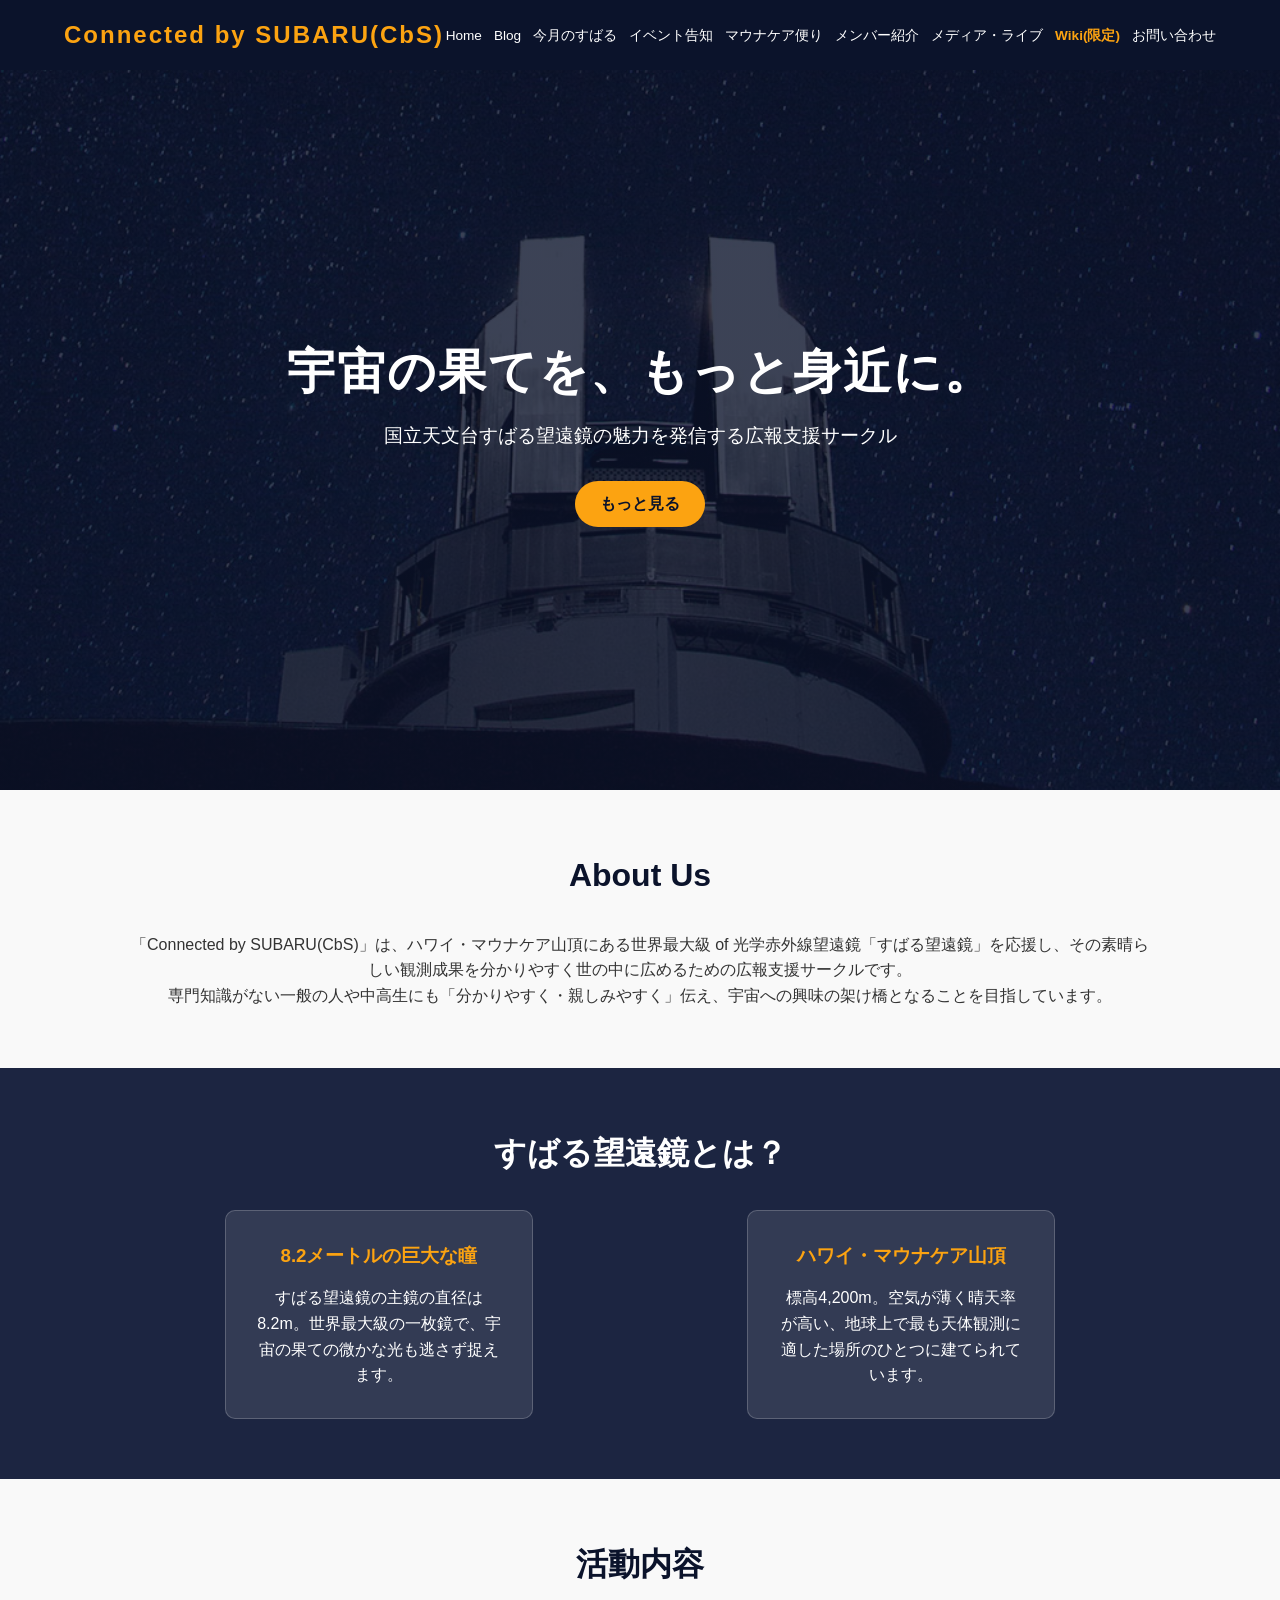
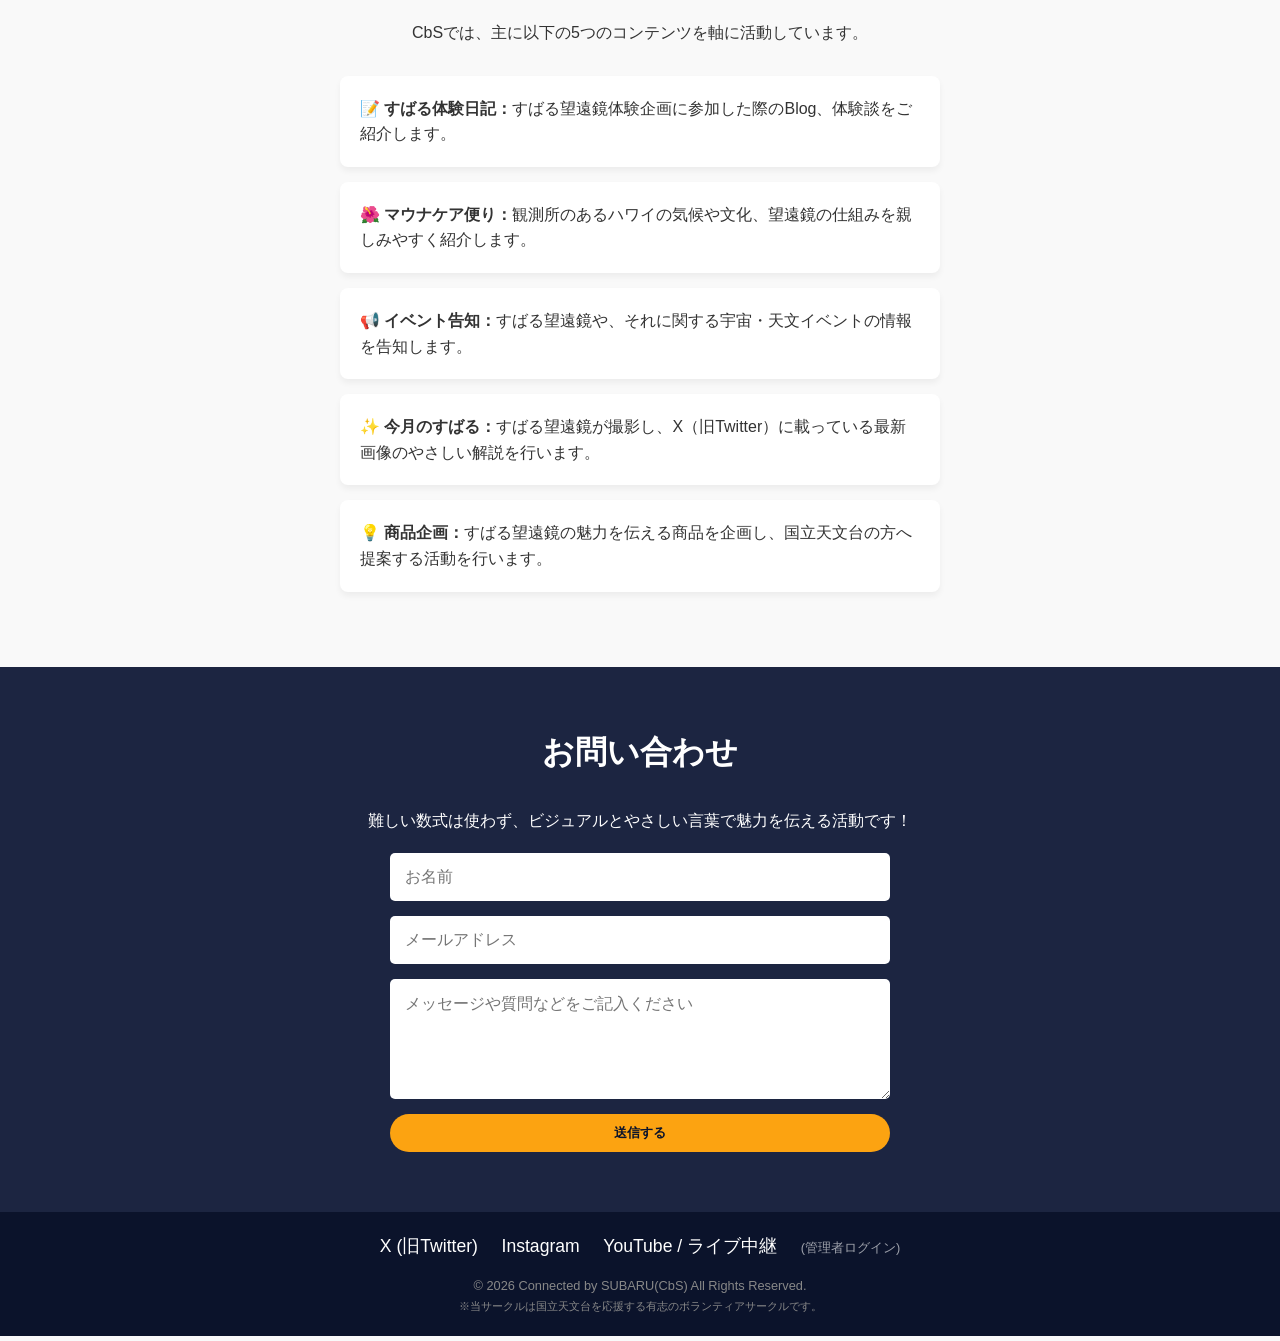
<file: index.html>
<!DOCTYPE html>
<html lang="ja">
<head>
    <meta charset="UTF-8">
    <meta name="viewport" content="width=device-width, initial-scale=1.0">
    <title>Connected by SUBARU(CbS) | すばる望遠鏡 広報支援サークル</title>
    <link rel="stylesheet" href="css/style.css">
</head>
<body>
    <header>
        <div class="logo"><a href="index.html">Connected by SUBARU(CbS)</a></div>
        <nav>
            <ul class="nav-menu">
                <li><a href="index.html">Home</a></li>
                <li><a href="blog.html">Blog</a></li>
                <li><a href="monthly.html">今月のすばる</a></li>
                <li><a href="events.html">イベント告知</a></li>
                <li><a href="maunakea.html">マウナケア便り</a></li>
                <li><a href="members.html">メンバー紹介</a></li>
                <li><a href="media.html">メディア・ライブ</a></li>
                <li><a href="wiki.html" style="color: #fca311; font-weight: bold;">Wiki(限定)</a></li>
                <li><a href="index.html#join">お問い合わせ</a></li>
            </ul>
        </nav>
    </header>

    <section class="hero">
        <div class="hero-content">
            <h1>宇宙の果てを、もっと身近に。</h1>
            <p>国立天文台すばる望遠鏡の魅力を発信する広報支援サークル</p>
            <a href="#about" class="btn">もっと見る</a>
        </div>
    </section>

    <section id="about" class="section">
        <h2>About Us</h2>
        <p>「Connected by SUBARU(CbS)」は、ハワイ・マウナケア山頂にある世界最大級 of 光学赤外線望遠鏡「すばる望遠鏡」を応援し、その素晴らしい観測成果を分かりやすく世の中に広めるための広報支援サークルです。</p>
        <p>専門知識がない一般の人や中高生にも「分かりやすく・親しみやすく」伝え、宇宙への興味の架け橋となることを目指しています。</p>
    </section>

    <section id="subaru" class="section bg-dark">
        <h2>すばる望遠鏡とは？</h2>
        <div class="card-container">
            <div class="card">
                <h3>8.2メートルの巨大な瞳</h3>
                <p>すばる望遠鏡の主鏡の直径は8.2m。世界最大級の一枚鏡で、宇宙の果ての微かな光も逃さず捉えます。</p>
            </div>
            <div class="card">
                <h3>ハワイ・マウナケア山頂</h3>
                <p>標高4,200m。空気が薄く晴天率が高い、地球上で最も天体観測に適した場所のひとつに建てられています。</p>
            </div>
            
        </div>
    </section>

    <section id="activities" class="section">
        <h2>活動内容</h2>
        <p style="margin-bottom: 30px;">CbSでは、主に以下の5つのコンテンツを軸に活動しています。</p>
        <ul class="activity-list">
            <li><strong>📝 すばる体験日記：</strong>すばる望遠鏡体験企画に参加した際のBlog、体験談をご紹介します。</li>
            <li><strong>🌺 マウナケア便り：</strong>観測所のあるハワイの気候や文化、望遠鏡の仕組みを親しみやすく紹介します。</li>
            <li><strong>📢 イベント告知：</strong>すばる望遠鏡や、それに関する宇宙・天文イベントの情報を告知します。</li>
            <li><strong>✨ 今月のすばる：</strong>すばる望遠鏡が撮影し、X（旧Twitter）に載っている最新画像のやさしい解説を行います。</li>
            <li><strong>💡 商品企画：</strong>すばる望遠鏡の魅力を伝える商品を企画し、国立天文台の方へ提案する活動を行います。</li>
        </ul>
    </section>

    <section id="join" class="section bg-dark">
        <h2>お問い合わせ</h2>
        <p>難しい数式は使わず、ビジュアルとやさしい言葉で魅力を伝える活動です！</p>
    
        <!-- 送信先メールアドレスをaction属性に設定し、methodをPOSTにします -->
        <form class="contact-form" action="https://formsubmit.co/connected.by.subaru@gmail.com" method="POST" style="margin-top: 20px;">
        
            <!-- スパムボットによる自動送信を防ぐ隠しフィールド（ハニーポット） -->
            <input type="text" name="_honey" style="display:none">
        
            <!-- 各入力欄には「name属性」が必須です -->
            <input type="text" name="name" placeholder="お名前" required>
            <input type="email" name="email" placeholder="メールアドレス" required>
            <textarea name="message" placeholder="メッセージや質問などをご記入ください" rows="5" required></textarea>
        
            <button type="submit" class="btn">送信する</button>
        </form>
    </section>

    <footer>
        <div class="footer-sns">
            <a href="https://x.com" target="_blank">X (旧Twitter)</a>
            <a href="https://instagram.com" target="_blank">Instagram</a>
            <a href="media.html">YouTube / ライブ中継</a>
            <a href="admin.html" style="font-size: 0.8rem; opacity: 0.6;">(管理者ログイン)</a>
        </div>
        <p>&copy; 2026 Connected by SUBARU(CbS) All Rights Reserved.</p>
        <p><small>※当サークルは国立天文台を応援する有志のボランティアサークルです。</small></p>
    </footer>
</body>
</html>
</file>
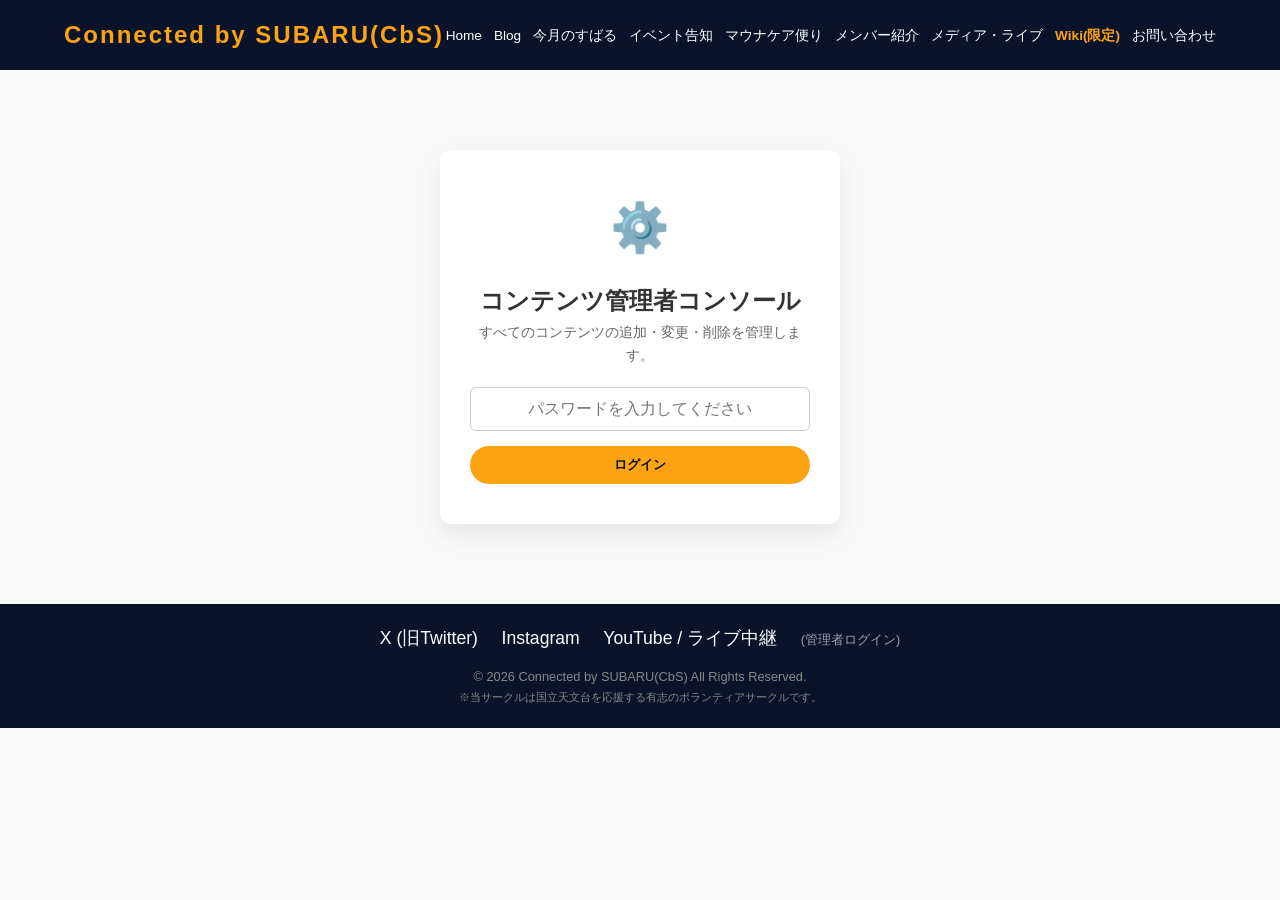
<file: admin.html>
<!DOCTYPE html>
<html lang="ja">
<head>
    <meta charset="UTF-8">
    <meta name="viewport" content="width=device-width, initial-scale=1.0">
    <title>CbS コンテンツ管理画面 | Connected by SUBARU(CbS)</title>
    <link rel="stylesheet" href="css/style.css">
    <style>
        .admin-tabs {
            display: flex;
            gap: 8px;
            margin-bottom: 25px;
            border-bottom: 2px solid #ccc;
            padding-bottom: 10px;
            flex-wrap: wrap;
        }
        .tab-btn {
            background: #e2e8f0;
            border: none;
            padding: 10px 18px;
            cursor: pointer;
            font-weight: bold;
            border-radius: 5px 5px 0 0;
            transition: all 0.3s;
            font-size: 0.9rem;
            color: #4a5568;
        }
        .tab-btn.active {
            background: #fca311;
            color: #0b132b;
        }
        .admin-panel {
            display: none;
        }
        .admin-panel.active {
            display: block;
        }
        .btn-edit {
            background-color: #3498db;
            color: #fff;
            padding: 6px 12px;
            border: none;
            border-radius: 4px;
            cursor: pointer;
            font-size: 0.85rem;
            margin-right: 5px;
        }
        .btn-edit:hover {
            background-color: #2980b9;
        }
    </style>
</head>
<body>
    <header>
        <div class="logo"><a href="index.html">Connected by SUBARU(CbS)</a></div>
        <nav>
            <ul class="nav-menu">
                <li><a href="index.html">Home</a></li>
                <li><a href="blog.html">Blog</a></li>
                <li><a href="monthly.html">今月のすばる</a></li>
                <li><a href="events.html">イベント告知</a></li>
                <li><a href="maunakea.html">マウナケア便り</a></li>
                <li><a href="members.html">メンバー紹介</a></li>
                <li><a href="media.html">メディア・ライブ</a></li>
                <li><a href="wiki.html" style="color: #fca311; font-weight: bold;">Wiki(限定)</a></li>
                <li><a href="index.html#join">お問い合わせ</a></li>
            </ul>
        </nav>
    </header>

    <!-- ロック画面 -->
    <div id="admin-lock-screen" class="lock-container">
        <div class="lock-icon">⚙️</div>
        <h2>コンテンツ管理者コンソール</h2>
        <p style="margin-bottom: 20px; font-size: 0.9rem; color: #666;">すべてのコンテンツの追加・変更・削除を管理します。</p>
        <form id="admin-login-form" class="lock-form" onsubmit="unlockAdmin(event)">
            <input type="password" id="admin-password" placeholder="パスワードを入力してください" required autocapitalize="none" autocomplete="off">
            <button type="submit" class="btn" style="width: 100%;">ログイン</button>
            <p id="admin-error" class="error-msg">認証できませんでした。</p>
        </form>
    </div>

    <!-- 管理ダッシュボード -->
    <main id="admin-main-content" style="display: none; padding: 60px 10%;">
        <div class="admin-dashboard">
            <h1 style="color: #0b132b; margin-bottom: 5px;">サイトコンテンツ総合管理</h1>
            <p style="margin-bottom: 30px; color: #666;">初期のデフォルトコンテンツを含む、全ページの編集・追加・削除が行えます。</p>

            <!-- 🛠 GitHub 永続化同期パネル -->
            <div style="background: #eef2f7; border: 1px solid #ccd6e0; padding: 20px; border-radius: 8px; margin-bottom: 30px;">
                <h3 style="color: #0b132b; margin-bottom: 8px; display: flex; align-items: center; gap: 8px;">⚙️ データベース永続化設定 (GitHub連携)</h3>
                <p style="font-size: 0.8rem; color: #555; margin-bottom: 15px;">
                    変更内容をクラウド（GitHubの data.json）に保存するための設定です。コード内にあらかじめ初期設定がされている場合は、このフォームを手動で編集する必要はありません。
                </p>
                <div style="display: flex; gap: 15px; flex-wrap: wrap;">
                    <div style="flex: 1; min-width: 200px; display:flex; flex-direction:column;">
                        <label style="font-size: 0.8rem; font-weight: bold; margin-bottom: 4px;">GitHub 個人アクセストークン</label>
                        <input type="password" id="api-token" placeholder="ghp_xxxxxx" style="padding: 8px; border: 1px solid #ccc; border-radius: 4px; font-size: 0.85rem;">
                    </div>
                    <div style="flex: 1; min-width: 150px; display:flex; flex-direction:column;">
                        <label style="font-size: 0.8rem; font-weight: bold; margin-bottom: 4px;">ユーザー名 / 組織名</label>
                        <input type="text" id="api-owner" placeholder="例: subaru-fan" style="padding: 8px; border: 1px solid #ccc; border-radius: 4px; font-size: 0.85rem;">
                    </div>
                    <div style="flex: 1; min-width: 150px; display:flex; flex-direction:column;">
                        <label style="font-size: 0.8rem; font-weight: bold; margin-bottom: 4px;">リポジトリ名</label>
                        <input type="text" id="api-repo" placeholder="例: cbs-site" style="padding: 8px; border: 1px solid #ccc; border-radius: 4px; font-size: 0.85rem;">
                    </div>
                </div>
                <div style="margin-top: 15px; display: flex; gap: 10px;">
                    <button onclick="saveApiSettings()" class="btn" style="padding: 6px 15px; font-size: 0.8rem;">接続設定を更新する</button>
                    <button onclick="pushDataToGithub(false)" id="sync-btn" class="btn" style="padding: 6px 15px; font-size: 0.8rem; background-color: #27ae60; color: #fff;">🔄 クラウドと完全同期</button>
                    <span id="sync-status" style="font-size: 0.8rem; color: #4a5568; align-self: center; font-weight: bold;"></span>
                </div>
            </div>

            <div class="admin-tabs">
                <button class="tab-btn active" id="tab-blog" onclick="switchTab('blog')">📝 ブログ</button>
                <button class="tab-btn" id="tab-events" onclick="switchTab('events')">🌟 イベント告知</button>
                <button class="tab-btn" id="tab-monthly" onclick="switchTab('monthly')">🌌 今月のすばる</button>
                <button class="tab-btn" id="tab-maunakea" onclick="switchTab('maunakea')">🌺 マウナケア便り</button>
                <button class="tab-btn" id="tab-members" onclick="switchTab('members')">👥 メンバー紹介</button>
            </div>

            <input type="hidden" id="edit-id" value="">

            <!-- ================= ブログ管理パネル ================= -->
            <div id="panel-blog" class="admin-panel active">
                <div style="background: #fff; padding: 30px; border-radius: 8px; box-shadow: 0 4px 6px rgba(0,0,0,0.05);">
                    <h3 id="blog-form-title" style="margin-bottom: 20px; color: #0b132b; border-bottom: 1px solid #eee; padding-bottom: 10px;">📝 新しいブログ日記を追加</h3>
                    <form id="add-blog-form" onsubmit="saveData(event, 'blog')">
                        <div class="form-group">
                            <label for="blog-title">記事タイトル</label>
                            <input type="text" id="blog-title" required placeholder="例：サークルメンバーで撮影したハワイの星空">
                        </div>
                        <div class="form-group">
                            <label for="blog-date">投稿日付</label>
                            <input type="text" id="blog-date" class="auto-date" required placeholder="例：2026年5月21日">
                        </div>
                        <div class="form-group">
                            <label for="blog-summary">概要 / 紹介用の短いテキスト（記事一覧に表示されます）</label>
                            <input type="text" id="blog-summary" required placeholder="例：昨夜は非常に澄んだ空で、天の川の撮影に成功しました。">
                        </div>
                        <div class="form-group">
                            <label for="blog-content">詳細ページのURL / HTMLファイル名（「続きを読む」のリンク先になります）</label>
                            <input type="text" id="blog-content" required placeholder="例：blog-article.html、または https://... などの外部URL">
                        </div>
                        <button type="submit" id="blog-submit-btn" class="btn">ブログを発行・更新する</button>
                        <button type="button" id="blog-cancel-btn" class="btn" style="background:#888; display:none; margin-left: 10px;" onclick="cancelEdit('blog')">キャンセル</button>
                    </form>
                </div>
            </div>

            <!-- ================= イベント告知管理パネル ================= -->
            <div id="panel-events" class="admin-panel">
                <div style="background: #fff; padding: 30px; border-radius: 8px; box-shadow: 0 4px 6px rgba(0,0,0,0.05);">
                    <h3 id="events-form-title" style="margin-bottom: 20px; color: #0b132b; border-bottom: 1px solid #eee; padding-bottom: 10px;">🌟 新しいイベント告知を追加</h3>
                    <form id="add-events-form" onsubmit="saveData(event, 'events')">
                        <div class="form-group">
                            <label for="event-title">イベントタイトル</label>
                            <input type="text" id="event-title" required placeholder="例：秋 of 星空オンライン生中継">
                        </div>
                        <div class="form-group">
                            <label for="event-date">開催日時</label>
                            <input type="text" id="event-date" required placeholder="例：2026年9月12日（土）19:00 〜 20:30">
                        </div>
                        <div class="form-group">
                            <label for="event-location">開催場所 / 配信方法</label>
                            <input type="text" id="event-location" required placeholder="例：オンライン（YouTube Live / Zoom）">
                        </div>
                        <div class="form-group">
                            <label for="event-status">受付状況</label>
                            <select id="event-status" style="padding: 12px; border: 1px solid #ccc; border-radius: 6px; font-size: 1rem; width: 100%;">
                                <option value="参加受付中">参加受付中</option>
                                <option value="終了しました">終了しました</option>
                                <option value="準備中">準備中</option>
                            </select>
                        </div>
                        <div class="form-group" style="margin-top: 15px;">
                            <label for="event-desc">イベント詳細説明</label>
                            <textarea id="event-desc" rows="4" required placeholder="イベントの見どころやスケジュールなどを入力してください。"></textarea>
                        </div>
                        <div class="form-group">
                            <label for="event-content">詳細ページのURL / HTMLファイル名（「詳細・お申し込み」のリンク先になります）</label>
                            <input type="text" id="event-content" placeholder="例：event-detail.html、または https://... などの外部URL">
                        </div>
                        <button type="submit" id="events-submit-btn" class="btn">イベント告知を発行する</button>
                        <button type="button" id="events-cancel-btn" class="btn" style="background:#888; display:none; margin-left: 10px;" onclick="cancelEdit('events')">キャンセル</button>
                    </form>
                </div>
            </div>

            <!-- ================= 今月のすばる管理パネル ================= -->
            <div id="panel-monthly" class="admin-panel">
                <div style="background: #fff; padding: 30px; border-radius: 8px; box-shadow: 0 4px 6px rgba(0,0,0,0.05);">
                    <h3 id="monthly-form-title" style="margin-bottom: 20px; color: #0b132b; border-bottom: 1px solid #eee; padding-bottom: 10px;">🌌 今月のすばるカードを追加</h3>
                    <form id="add-monthly-form" onsubmit="saveData(event, 'monthly')">
                        <div class="form-group">
                            <label for="monthly-title">タイトル（観測成果の簡易説明）</label>
                            <input type="text" id="monthly-title" required placeholder="例：超新星爆発の残骸から紐解く宇宙の歴史">
                        </div>
                        <div class="form-group">
                            <label for="monthly-date">更新年月</label>
                            <input type="text" id="monthly-date" required placeholder="例：2026年6月 更新">
                        </div>
                        <div class="form-group">
                            <label for="monthly-img-text">画像プレースホルダー表示名</label>
                            <input type="text" id="monthly-img-text" required placeholder="例：星雲の鮮明画像">
                        </div>
                        <div class="form-group">
                            <label for="monthly-desc">分かりやすい解説（数式を使わない説明文）</label>
                            <textarea id="monthly-desc" rows="4" required placeholder="一般の方へ向けたやさしい解説を入力してください。"></textarea>
                        </div>
                        <div class="form-group">
                            <label for="monthly-content">解説ページのURL / HTMLファイル名（「解説を読む」のリンク先になります）</label>
                            <input type="text" id="monthly-content" placeholder="例：monthly-article.html、または https://... などの外部URL">
                        </div>
                        <button type="submit" id="monthly-submit-btn" class="btn">解説カードを発行する</button>
                        <button type="button" id="monthly-cancel-btn" class="btn" style="background:#888; display:none; margin-left: 10px;" onclick="cancelEdit('monthly')">キャンセル</button>
                    </form>
                </div>
            </div>

            <!-- ================= マウナケア便り管理パネル ================= -->
            <div id="panel-maunakea" class="admin-panel">
                <div style="background: #fff; padding: 30px; border-radius: 8px; box-shadow: 0 4px 6px rgba(0,0,0,0.05);">
                    <h3 id="maunakea-form-title" style="margin-bottom: 20px; color: #0b132b; border-bottom: 1px solid #eee; padding-bottom: 10px;">🌺 マウナケア便りの記事を追加</h3>
                    <form id="add-maunakea-form" onsubmit="saveData(event, 'maunakea')">
                        <div class="form-group">
                            <label for="mk-vol">Vol（巻数・号数）</label>
                            <input type="text" id="mk-vol" required placeholder="例：Vol. 4">
                        </div>
                        <div class="form-group">
                            <label for="mk-title">記事のタイトル</label>
                            <input type="text" id="mk-title" required placeholder="例：マウナケア山頂での寒さ対策の工夫">
                        </div>
                        <div class="form-group">
                            <label for="mk-img-text">画像プレースホルダー表示名</label>
                            <input type="text" id="mk-img-text" required placeholder="例：雪の積もるドーム">
                        </div>
                        <div class="form-group">
                            <label for="mk-desc">本文の要約・抜粋</label>
                            <textarea id="mk-desc" rows="4" required placeholder="コラム記事の導入や見どころ文を入力してください。"></textarea>
                        </div>
                        <div class="form-group">
                            <label for="maunakea-content">詳細ページのURL / HTMLファイル名（「記事を読む」のリンク先になります）</label>
                            <input type="text" id="maunakea-content" placeholder="例：maunakea-article.html、または https://... などの外部URL">
                        </div>
                        <button type="submit" id="maunakea-submit-btn" class="btn">コラム記事を発行する</button>
                        <button type="button" id="maunakea-cancel-btn" class="btn" style="background:#888; display:none; margin-left: 10px;" onclick="cancelEdit('maunakea')">キャンセル</button>
                    </form>
                </div>
            </div>

            <!-- ================= メンバー紹介管理パネル ================= -->
            <div id="panel-members" class="admin-panel">
                <div style="background: #fff; padding: 30px; border-radius: 8px; box-shadow: 0 4px 6px rgba(0,0,0,0.05);">
                    <h3 id="members-form-title" style="margin-bottom: 20px; color: #0b132b; border-bottom: 1px solid #eee; padding-bottom: 10px;">👥 新しいメンバーを追加</h3>
                    <form id="add-members-form" onsubmit="saveData(event, 'members')">
                        <div class="form-group">
                            <label for="mem-name">メンバーのお名前（大学名）</label>
                            <input type="text" id="mem-name" required placeholder="例：すばる　太郎">
                        </div>
                        <div class="form-group">
                            <label for="mem-role">役職・担当（英字・複数可）</label>
                            <input type="text" id="mem-role" required placeholder="例：Hawaii Culturist / Writer">
                        </div>
                        <div class="form-group">
                            <label for="mem-year">加入年度（西暦または和暦）</label>
                            <input type="text" id="mem-year" required placeholder="例：2026">
                        </div>
                        <div class="form-group">
                            <label for="mem-category">所属カテゴリ（班や活動領域など）</label>
                            <input type="text" id="mem-category" required placeholder="例：代表・開発、デザイン、企画">
                        </div>
                        <div class="form-group">
                            <label for="mem-photo">アバター用の一文字（漢字など）</label>
                            <input type="text" id="mem-photo" maxlength="1" required placeholder="例：横">
                        </div>
                        <div class="form-group">
                            <label for="mem-comment">活動に対するコメント・自己紹介（任意・後から追加可能）</label>
                            <textarea id="mem-comment" rows="4" placeholder="サークルでの抱負や目標などを入力してください。空欄のままでも登録・更新が可能です。"></textarea>
                        </div>
                        <button type="submit" id="members-submit-btn" class="btn">新メンバーを登録する</button>
                        <button type="button" id="members-cancel-btn" class="btn" style="background:#888; display:none; margin-left: 10px;" onclick="cancelEdit('members')">キャンセル</button>
                    </form>
                </div>
            </div>

            <!-- コンテンツ管理テーブル -->
            <div class="post-manager">
                <h3 id="table-title" style="color: #0b132b; margin-bottom: 10px;">🗂 投稿済みコンテンツの管理</h3>
                <p style="font-size: 0.85rem; color: #888;">初期値データも含めて、選択中のカテゴリに登録されているコンテンツが表示されます。</p>
                <table id="posts-table">
                    <thead>
                        <tr>
                            <th>カテゴリ</th>
                            <th>識別要素 / 日付</th>
                            <th>タイトル / 氏名</th>
                            <th>操作</th>
                        </tr>
                    </thead>
                    <tbody>
                        <!-- JavaScriptで動的にテーブル描画 -->
                    </tbody>
                </table>
            </div>

            <div style="text-align: center; margin-top: 40px;">
                <button onclick="lockAdmin()" class="btn" style="background-color: #555; color: #fff;">管理画面からログアウト</button>
            </div>
        </div>
    </main>

    <footer>
        <div class="footer-sns">
            <a href="https://x.com" target="_blank">X (旧Twitter)</a>
            <a href="https://instagram.com" target="_blank">Instagram</a>
            <a href="media.html">YouTube / ライブ中継</a>
            <a href="admin.html" style="font-size: 0.8rem; opacity: 0.6;">(管理者ログイン)</a>
        </div>
        <p>&copy; 2026 Connected by SUBARU(CbS) All Rights Reserved.</p>
        <p><small>※当サークルは国立天文台を応援する有志のボランティアサークルです。</small></p>
    </footer>

    <!-- 初期データ同期 & ロジック -->
    <script>
    // ==========================================
    // ⚙️ GitHub 連携デフォルト設定
    // ==========================================
    const DEFAULT_API_TOKEN = ""; 
    const DEFAULT_API_OWNER = "Connected-by-SUBARU"; 
    const DEFAULT_API_REPO  = "connected-by-subaru.github.io"; 
    // ==========================================

    let currentCategory = 'blog';

    const defaultBlogs = [
        { id: "default-blog-1", date: "2026年5月18日", title: "すばる望遠鏡体験企画に参加してわかった、“研究の現場”のリアル", summary: "「すばる望遠鏡」と聞くと、宇宙の美しい写真や最先端の天文学研究を思い浮かべる人が多いかもしれません。ですが、実際に現地へ...", content: "blog-article.html" },
        { id: "default-blog-2", date: "2026年5月20日", title: "サークル「CbS」キックオフ", summary: "いよいよ私たち「Connected by SUBARU(CbS)」の活動がスタートしました！...", content: "#" }
    ];

    const defaultEvents = [
        { id: "default-event-1", title: "🌟 夏のオンライン観望会", date: "2026年7月11日（土）20:00 〜 21:30", location: "オンライン（Zoom配信）", status: "参加受付中", desc: "ハワイ・マウナケアの星空カメラと中継をつなぎ、みんなで星空を眺めるイベントです。サークルメンバーによる星座解説もあります！専門知識は不要ですので、お気軽にご参加ください。", content: "#" },
        { id: "default-event-2", title: "🔭 CbS 新入メンバー歓迎 勉強会", date: "2026年5月9日（土）14:00 〜 16:00", location: "都内会議室 ＆ オンライン", status: "終了しました", desc: "すばる望遠鏡の基本的な仕組みや、広報支援サークルとしての今後の活動計画を共有するキックオフミーティングです。", content: "#" }
    ];

    const defaultMonthly = [
        { id: "default-monthly-1", title: "宇宙の果ての巨大銀河を発見！", date: "2026年5月 更新", imgText: "（銀河の画像）", desc: "地球から130億光年以上も離れた場所に、想像以上に成長した銀河が見つかりました。タイムマシンに乗って昔の宇宙を覗いているような感覚です！", content: "#" },
        { id: "default-monthly-2", title: "星の赤ちゃんが生まれるゆりかご", date: "2026年4月 更新", imgText: "（星が生まれる場所 of 画像）", desc: "チリとガスが渦巻く星雲の中で、まさに今、新しい星が誕生しようとしている様子が鮮明に撮影されました。超高解像度ならではの1枚です。", content: "#" },
        { id: "default-monthly-3", title: "第二の地球を探して", date: "2026年3月 更新", imgText: "（惑星 of 画像）", desc: "すばる望遠鏡の特殊な装置を使って、太陽系外の惑星を直接撮影することに成功。そこには生命が存在するのでしょうか？", content: "#" }
    ];

    const defaultMaunakea = [
        { id: "default-mk-3", vol: "Vol. 3", title: "標高4,200mの世界！空気が薄いとどうなる？", imgText: "（山の風景）", desc: "すばる望遠鏡があるマウナケア山頂は、富士山よりも高い場所にあります。空気が地上の約6割しかない環境で、研究者たちはどのように観測をしているのでしょうか？高山病対策の裏側に迫ります。", content: "#" },
        { id: "default-mk-2", vol: "Vol. 2", title: "ハワイの伝統文化と「星」の深いつながり", imgText: "（ハワイの星空）", desc: "古代ポリネシアの人々は、羅針盤を持たずに星の光だけを頼りにハワイの島々へ辿り着いたと言われています。「ホクレア号」のエピソードなど、ハワイ文化と星のロマンチックな関係をご紹介。", content: "#" },
        { id: "default-mk-1", vol: "Vol. 1", title: "直径8.2メートルの巨大な鏡、どうやって洗うの？", imgText: "（望遠鏡の鏡）", desc: "望遠鏡の命とも言える「主鏡」。少しのチリや汚れも許されないこの巨大な鏡を、実は現地スタッフが定期的に大掛かりな作業で洗浄しています。その驚きの洗浄方法とは！？", content: "#" }
    ];

    const defaultMembers = [
        { id: "default-member-1", name: "四本瑞樹 (青山学院大)", role: "Representative Candidate / Developer", photo: "四", comment: "", year: "2026", category: "代表・開発" },
        { id: "default-member-2", name: "横山史織 (日大)", role: "Hawaii Culturist / Writer", photo: "横", comment: "", year: "2026", category: "編集・執筆" },
        { id: "default-member-3", name: "髙橋恵吾 (東北大)", role: "Visual Designer / Editor", photo: "髙", comment: "", year: "2026", category: "デザイン" },
        { id: "default-member-4", name: "落合優名 (琉球大)", role: "Event Planner", photo: "落", comment: "", year: "2026", category: "企画" },
        { id: "default-member-5", name: "川田匠人 (鹿児島大)", role: "Web Engineer / Designer", photo: "川", comment: "", year: "2026", category: "開発・デザイン" },
        { id: "default-member-6", name: "高森碧 (京都産業大)", role: "Product Planner / PR", photo: "高", comment: "", year: "2026", category: "企画・広報" }
    ];

    const VERSION_KEY = "cbs_site_version";
    const CURRENT_VERSION = "2026_v14";

    // 1. data.jsonからのデータ読み込み
    async function loadInitialData() {
        try {
            const res = await fetch('./data.json?t=' + Date.now());
            if (res.ok) {
                const data = await res.json();
                if (data.blog) localStorage.setItem('cbs_blog_posts', JSON.stringify(data.blog));
                if (data.events) localStorage.setItem('cbs_events_posts', JSON.stringify(data.events));
                if (data.monthly) localStorage.setItem('cbs_monthly_posts', JSON.stringify(data.monthly));
                if (data.maunakea) localStorage.setItem('cbs_maunakea_posts', JSON.stringify(data.maunakea));
                if (data.members) localStorage.setItem('cbs_members_posts', JSON.stringify(data.members));
                
                // Wiki側のデータも巻き添えにしないために退避読み込みを掛けます
                if (data.wiki_content) localStorage.setItem('cbs_wiki_content', data.wiki_content);
                if (data.wiki_notes) localStorage.setItem('cbs_wiki_notes', JSON.stringify(data.wiki_notes));
                if (data.wiki_history) localStorage.setItem('cbs_wiki_history', JSON.stringify(data.wiki_history));
                
                // 相互の初期化を防ぐため、ブログ側とWiki側の双方のバージョンキーを同時に更新
                localStorage.setItem(VERSION_KEY, CURRENT_VERSION);
                localStorage.setItem("cbs_wiki_version", "2026_v12");
            }
        } catch (e) {
            console.warn("Could not fetch data.json, falling back to local storage cache.", e);
        }

        initLocalStorage();

        if (sessionStorage.getItem("admin_authenticated") === "true") {
            showAdmin();
        }
    }

    loadInitialData();

    function initLocalStorage() {
        const storedVersion = localStorage.getItem(VERSION_KEY);
        if (storedVersion !== CURRENT_VERSION) {
            localStorage.setItem('cbs_blog_posts', JSON.stringify(defaultBlogs));
            localStorage.setItem('cbs_events_posts', JSON.stringify(defaultEvents));
            localStorage.setItem('cbs_monthly_posts', JSON.stringify(defaultMonthly));
            localStorage.setItem('cbs_maunakea_posts', JSON.stringify(defaultMaunakea));
            localStorage.setItem('cbs_members_posts', JSON.stringify(defaultMembers));
            localStorage.setItem(VERSION_KEY, CURRENT_VERSION);
        } else {
            if (!localStorage.getItem('cbs_blog_posts')) localStorage.setItem('cbs_blog_posts', JSON.stringify(defaultBlogs));
            if (!localStorage.getItem('cbs_events_posts')) localStorage.setItem('cbs_events_posts', JSON.stringify(defaultEvents));
            if (!localStorage.getItem('cbs_monthly_posts')) localStorage.setItem('cbs_monthly_posts', JSON.stringify(defaultMonthly));
            if (!localStorage.getItem('cbs_maunakea_posts')) localStorage.setItem('cbs_maunakea_posts', JSON.stringify(defaultMaunakea));
            if (!localStorage.getItem('cbs_members_posts')) localStorage.setItem('cbs_members_posts', JSON.stringify(defaultMembers));
        }
    }

    // ピュアJSによるSHA-256代替処理（安全な加算処理対応・フォールバック用）
    function jsSha256(s) {
        var chrsz = 8;
        var hexcase = 0;
        function safe_add(x, y) {
            var lsw = (x & 0xFFFF) + (y & 0xFFFF);
            var msw = (x >> 16) + (y >> 16) + (lsw >> 16);
            return (msw << 16) | (lsw & 0xFFFF);
        }
        function S(X, n) { return (X >>> n) | (X << (32 - n)); }
        function R(X, n) { return (X >>> n); }
        function Ch(x, y, z) { return ((x & y) ^ ((~x) & z)); }
        function Maj(x, y, z) { return ((x & y) ^ (x & z) ^ (y & z)); }
        function Sigma0256(x) { return (S(x, 2) ^ S(x, 13) ^ S(x, 22)); }
        function Sigma1256(x) { return (S(x, 6) ^ S(x, 11) ^ S(x, 25)); }
        function gamma0256(x) { return (S(x, 7) ^ S(x, 18) ^ R(x, 3)); }
        function gamma1256(x) { return (S(x, 17) ^ S(x, 19) ^ R(x, 10)); }
        function core_sha256(m, l) {
            var K = new Array(0x428A2F98, 0x71374491, 0xB5C0FBCF, 0xE9B5DBA5, 0x3956C25B, 0x59F111F1, 0x923F82A4, 0xAB1C5ED5, 0xD807AA98, 0x12835B01, 0x243185BE, 0x550C7DC3, 0x72BE5D74, 0x80DEB1FE, 0x9BDEC06A, 0xC19BF174, 0xE49B69C1, 0xEFBE4786, 0x0FC19DC6, 0x240CA1CC, 0x2DE92C6F, 0x4A7484AA, 0x5CB0A9DC, 0x76F988DA, 0x983E5152, 0xA831C66D, 0xB00327C8, 0xBF597FC7, 0xC6E00BF3, 0xD5A79147, 0x06CA6351, 0x14292967, 0x27B70A85, 0x2E1B2138, 0x4D2C6DFC, 0x53380d13, 0x650A7354, 0x766a0ABB, 0x81C2C92E, 0x92722c85, 0xA2BFE8A1, 0xA81a664b, 0xC24b8b70, 0xC76c51a3, 0xD192e819, 0xD6990624, 0xF40e3585, 0x106aa070, 0x19a4c116, 0x1e376c08, 0x2748774c, 0x34b0bcb5, 0x391c0cb3, 0x4ed8aa4a, 0x5b9cca4f, 0x682e6ff3, 0x748f82ee, 0x78a5636f, 0x84c87814, 0x8cc70208, 0x90befffa, 0xa4506ceb, 0xbef9a3f7, 0xc67178f2);
            var H = new Array(0x6A09E667, 0xBB67AE85, 0x3C6EF372, 0xA54FF53A, 0x510E527F, 0x9B05688C, 0x1F83D9AB, 0x5BE0CD19);
            var w = new Array(64);
            var a, b, c, d, e, f, g, h, i, j;
            var T1, T2;
            m[l >> 5] |= 0x80 << (24 - l % 32);
            m[((l + 64 >> 9) << 4) + 15] = l;
            for (i = 0; i < m.length; i += 16) {
                a = H[0]; b = H[1]; c = H[2]; d = H[3]; e = H[4]; f = H[5]; g = H[6]; h = H[7];
                for (j = 0; j < 64; j++) {
                    if (j < 16) w[j] = m[j + i];
                    else w[j] = safe_add(safe_add(safe_add(gamma1256(w[j - 2]), w[j - 7]), gamma0256(w[j - 15])), w[j - 16]);
                    T1 = safe_add(safe_add(safe_add(safe_add(h, Sigma1256(e)), Ch(e, f, g)), K[j]), w[j]);
                    T2 = safe_add(Sigma0256(a), Maj(a, b, c));
                    h = g; g = f; f = e; e = safe_add(d, T1); d = c; c = b; b = a; a = safe_add(T1, T2);
                }
                H[0] = safe_add(a, H[0]); H[1] = safe_add(b, H[1]); H[2] = safe_add(c, H[2]); H[3] = safe_add(d, H[3]); H[4] = safe_add(e, H[4]); H[5] = safe_add(f, H[5]); H[6] = safe_add(g, H[6]); H[7] = safe_add(h, H[7]);
            }
            return H;
        }
        function str2binb(str) {
            var bin = Array();
            var mask = (1 << chrsz) - 1;
            for (var i = 0; i < str.length * chrsz; i += chrsz) {
                bin[i >> 5] |= (str.charCodeAt(i / chrsz) & mask) << (24 - i % 32);
            }
            return bin;
        }
        function binb2hex(binarray) {
            var hex_tab = hexcase ? "0123456789ABCDEF" : "0123456789abcdef";
            var str = "";
            for (var i = 0; i < binarray.length * 4; i++) {
                str += hex_tab.charAt((binarray[i >> 2] >> ((3 - i % 4) * 8 + 4)) & 0xF) + hex_tab.charAt((binarray[i >> 2] >> ((3 - i % 4) * 8)) & 0xF);
            }
            return str;
        }
        var utf8_str = unescape(encodeURIComponent(s));
        return binb2hex(core_sha256(str2binb(utf8_str), utf8_str.length * chrsz));
    }

    // ハッシュ化用ヘルパー
    async function sha256(message) {
        if (typeof window !== "undefined" && window.crypto && window.crypto.subtle) {
            try {
                const msgBuffer = new TextEncoder().encode(message);
                const hashBuffer = await window.crypto.subtle.digest('SHA-256', msgBuffer);
                const hashArray = Array.from(new Uint8Array(hashBuffer));
                return hashArray.map(b => b.toString(16).padStart(2, '0')).join('');
            } catch (e) {
                console.warn("SubtleCrypto failed, falling back to pure JS hash.", e);
            }
        }
        return jsSha256(message);
    }

    // ハッシュ定数を追加
    const CORRECT_PASSWORD_HASH = "2092c01e24f5544af0b635502e07d29a6e9085de931b94ceefa1c16c9ec1f1b8";

    async function unlockAdmin(event) {
        event.preventDefault();
        const passInput = document.getElementById("admin-password").value.trim();
        const inputHash = await sha256(passInput);
        if (inputHash === CORRECT_PASSWORD_HASH) {
            sessionStorage.setItem("admin_authenticated", "true");
            showAdmin();
        } else {
            document.getElementById("admin-error").style.display = "block";
        }
    }

    function showAdmin() {
        document.getElementById("admin-lock-screen").style.display = "none";
        document.getElementById("admin-main-content").style.display = "block";
        loadApiSettings();
        loadManageTable();
        resetForms();
    }

    function lockAdmin() {
        sessionStorage.removeItem("admin_authenticated");
        location.reload();
    }

    // API設定の読み書きロジック
    function saveApiSettings() {
        const token = document.getElementById("api-token").value.trim();
        const owner = document.getElementById("api-owner").value.trim();
        const repo = document.getElementById("api-repo").value.trim();

        localStorage.setItem("cbs_api_token", token);
        localStorage.setItem("cbs_api_owner", owner);
        localStorage.setItem("cbs_api_repo", repo);
        alert("GitHub連携設定をローカルブラウザに保存しました。");
    }

    function loadApiSettings() {
        const token = localStorage.getItem("cbs_api_token") || DEFAULT_API_TOKEN;
        const owner = localStorage.getItem("cbs_api_owner") || DEFAULT_API_OWNER;
        const repo = localStorage.getItem("cbs_api_repo") || DEFAULT_API_REPO;

        document.getElementById("api-token").value = token;
        document.getElementById("api-owner").value = owner;
        document.getElementById("api-repo").value = repo;

        if (token && token.indexOf("ここにご自身の") === -1) {
            localStorage.setItem("cbs_api_token", token);
            localStorage.setItem("cbs_api_owner", owner);
            localStorage.setItem("cbs_api_repo", repo);
        }
    }

    // data.jsonをGitHub APIで直接上書きアップデートする自動同期プログラム
    async function pushDataToGithub(quiet = true) {
        const token = localStorage.getItem("cbs_api_token") || DEFAULT_API_TOKEN;
        const owner = localStorage.getItem("cbs_api_owner") || DEFAULT_API_OWNER;
        const repo = localStorage.getItem("cbs_api_repo") || DEFAULT_API_REPO;

        if (!token || !owner || !repo || token.indexOf("ここにご自身の") !== -1) {
            if (!quiet) alert("GitHub連携用のAPI設定が未設定です。コード内を設定するか、管理フォームから接続設定を行ってください。");
            return;
        }

        const statusSpan = document.getElementById("sync-status");
        statusSpan.innerText = "🔄 クラウド同期中...";

        const url = `https://api.github.com/repos/${owner}/${repo}/contents/data.json`;
        let sha = null;
        let serverData = {};

        // 1. まず現在のサーバー上の data.json をフェッチして退避する
        try {
            const checkRes = await fetch(url, {
                method: "GET",
                headers: {
                    "Authorization": `token ${token}`,
                    "Accept": "application/vnd.github.v3+json"
                }
            });
            if (checkRes.status === 200) {
                const checkData = await checkRes.json();
                sha = checkData.sha;
                
                // TextDecoderを用いた安全なデコード（非推奨関数の代替）
                const binaryString = atob(checkData.content.replace(/\s/g, ""));
                const len = binaryString.length;
                const bytes = new Uint8Array(len);
                for (let i = 0; i < len; i++) {
                    bytes[i] = binaryString.charCodeAt(i);
                }
                const decodedStr = new TextDecoder("utf-8").decode(bytes);
                serverData = JSON.parse(decodedStr);
            }
        } catch (e) {
            console.warn("Could not fetch remote data.json for merging. Using local values.", e);
        }

        // 2. ローカルにデータが存在する場合のみ上書き。無いキーはサーバーのデータを維持
        const localBlog = localStorage.getItem('cbs_blog_posts');
        const localEvents = localStorage.getItem('cbs_events_posts');
        const localMonthly = localStorage.getItem('cbs_monthly_posts');
        const localMaunakea = localStorage.getItem('cbs_maunakea_posts');
        const localMembers = localStorage.getItem('cbs_members_posts');
        const localWiki = localStorage.getItem('cbs_wiki_content');
        const localNotes = localStorage.getItem('cbs_wiki_notes');
        const localHistory = localStorage.getItem('cbs_wiki_history');

        const payload = {
            blog: localBlog !== null ? JSON.parse(localBlog) : (serverData.blog || []),
            events: localEvents !== null ? JSON.parse(localEvents) : (serverData.events || []),
            monthly: localMonthly !== null ? JSON.parse(localMonthly) : (serverData.monthly || []),
            maunakea: localMaunakea !== null ? JSON.parse(localMaunakea) : (serverData.maunakea || []),
            members: localMembers !== null ? JSON.parse(localMembers) : (serverData.members || []),
            wiki_content: localWiki !== null ? localWiki : (serverData.wiki_content || ""),
            wiki_notes: localNotes !== null ? JSON.parse(localNotes) : (serverData.wiki_notes || {}),
            wiki_history: localHistory !== null ? JSON.parse(localHistory) : (serverData.wiki_history || [])
        };

        // 安全なUTF-8対応のBase64エンコード処理
        const jsonStr = JSON.stringify(payload, null, 2);
        const uint8array = new TextEncoder().encode(jsonStr);
        const binString = Array.from(uint8array, (byte) => String.fromCharCode(byte)).join("");
        const contentBase64 = btoa(binString);

        const bodyData = {
            message: "Update database (data.json) via CbS Admin Console",
            content: contentBase64
        };
        if (sha) bodyData.sha = sha;

        try {
            const putRes = await fetch(url, {
                method: "PUT",
                headers: {
                    "Authorization": `token ${token}`,
                    "Accept": "application/vnd.github.v3+json",
                    "Content-Type": "application/json"
                },
                body: JSON.stringify(bodyData)
            });

            if (putRes.status === 200 || putRes.status === 201) {
                statusSpan.innerText = "✅ クラウド同期完了！";
                if (!quiet) alert("GitHub（data.json）との同期に成功しました。公開サイトへまもなく自動反映されます。");
            } else {
                const errData = await putRes.json();
                statusSpan.innerText = "❌ クラウド同期失敗";
                if (!quiet) alert("クラウド同期エラー: " + errData.message);
            }
        } catch (e) {
            statusSpan.innerText = "❌ 通信エラー";
            if (!quiet) alert("同期中のネットワーク通信エラー: " + e.message);
        }
    }

    function switchTab(category) {
        currentCategory = category;

        document.querySelectorAll(".tab-btn").forEach(btn => btn.classList.remove("active"));
        document.querySelectorAll(".admin-panel").forEach(panel => panel.classList.remove("active"));

        document.getElementById(`tab-${category}`).classList.add("active");
        document.getElementById(`panel-${category}`).classList.add("active");

        loadManageTable();
    }

    function resetForms() {
        document.getElementById("edit-id").value = "";
        
        document.getElementById("add-blog-form").reset();
        document.getElementById("add-events-form").reset();
        document.getElementById("add-monthly-form").reset();
        document.getElementById("add-maunakea-form").reset();
        document.getElementById("add-members-form").reset();

        document.getElementById("blog-form-title").innerText = "📝 新しいブログ日記を追加";
        document.getElementById("blog-submit-btn").innerText = "ブログを発行・更新する";
        document.getElementById("blog-cancel-btn").style.display = "none";

        document.getElementById("events-form-title").innerText = "🌟 新しいイベント告知を追加";
        document.getElementById("events-submit-btn").innerText = "イベント告知を発行する";
        document.getElementById("events-cancel-btn").style.display = "none";

        document.getElementById("monthly-form-title").innerText = "🌌 今月のすばるカードを追加";
        document.getElementById("monthly-submit-btn").innerText = "解説カードを発行する";
        document.getElementById("monthly-cancel-btn").style.display = "none";

        document.getElementById("maunakea-form-title").innerText = "🌺 マウナケア便りの記事を追加";
        document.getElementById("maunakea-submit-btn").innerText = "コラム記事を発行する";
        document.getElementById("maunakea-cancel-btn").style.display = "none";

        document.getElementById("members-form-title").innerText = "👥 新しいメンバーを追加";
        document.getElementById("members-submit-btn").innerText = "新メンバーを登録する";
        document.getElementById("members-cancel-btn").style.display = "none";

        const today = new Date();
        const dateString = `${today.getFullYear()}年${today.getMonth()+1}月${today.getDate()}日`;
        document.querySelectorAll(".auto-date").forEach(input => {
            input.value = dateString;
        });
    }

    function saveData(event, category) {
        event.preventDefault();
        const editId = document.getElementById("edit-id").value;
        const storageKey = `cbs_${category}_posts`;

        let list = [];
        try {
            const stored = localStorage.getItem(storageKey);
            if (stored) list = JSON.parse(stored);
        } catch (e) {
            list = [];
        }

        let itemData = {};

        if (editId) {
            itemData = list.find(item => item.id === editId) || {};
        } else {
            itemData.id = "cbs_" + category + "_" + Date.now();
        }

        if (category === 'blog') {
            itemData.title = document.getElementById("blog-title").value;
            itemData.date = document.getElementById("blog-date").value;
            itemData.summary = document.getElementById("blog-summary").value;
            itemData.content = document.getElementById("blog-content").value; 
        } else if (category === 'events') {
            itemData.title = document.getElementById("event-title").value;
            itemData.date = document.getElementById("event-date").value;
            itemData.location = document.getElementById("event-location").value;
            itemData.status = document.getElementById("event-status").value;
            itemData.desc = document.getElementById("event-desc").value;
            itemData.content = document.getElementById("event-content").value;
        } else if (category === 'monthly') {
            itemData.title = document.getElementById("monthly-title").value;
            itemData.date = document.getElementById("monthly-date").value;
            itemData.imgText = document.getElementById("monthly-img-text").value;
            itemData.desc = document.getElementById("monthly-desc").value;
            itemData.content = document.getElementById("monthly-content").value;
        } else if (category === 'maunakea') {
            itemData.vol = document.getElementById("mk-vol").value;
            itemData.title = document.getElementById("mk-title").value;
            itemData.imgText = document.getElementById("mk-img-text").value;
            itemData.desc = document.getElementById("mk-desc").value;
            itemData.content = document.getElementById("maunakea-content").value;
        } else if (category === 'members') {
            itemData.name = document.getElementById("mem-name").value;
            itemData.role = document.getElementById("mem-role").value;
            itemData.photo = document.getElementById("mem-photo").value;
            itemData.comment = document.getElementById("mem-comment").value;
            itemData.year = document.getElementById("mem-year").value;
            itemData.category = document.getElementById("mem-category").value;
        }

        if (editId) {
            list = list.map(item => item.id === editId ? itemData : item);
            alert("コンテンツの変更内容を保存しました。");
        } else {
            if (category === 'members') {
                list.push(itemData);
            } else {
                list.unshift(itemData);
            }
            alert("新しいコンテンツを正常に発行しました。");
        }

        localStorage.setItem(storageKey, JSON.stringify(list));
        resetForms();
        loadManageTable();

        // バックグラウンドで自動クラウド上書き同期を掛けます
        pushDataToGithub(true);
    }

    function startEdit(category, itemId) {
        resetForms();
        switchTab(category);

        const storageKey = `cbs_${category}_posts`;
        let list = [];
        try {
            const stored = localStorage.getItem(storageKey);
            if (stored) list = JSON.parse(stored);
        } catch (e) {
            return;
        }

        const item = list.find(i => i.id === itemId);
        if (!item) return;

        document.getElementById("edit-id").value = item.id;

        if (category === 'blog') {
            document.getElementById("blog-title").value = item.title;
            document.getElementById("blog-date").value = item.date;
            document.getElementById("blog-summary").value = item.summary;
            document.getElementById("blog-content").value = item.content || "";
            
            document.getElementById("blog-form-title").innerText = "📝 ブログ日記の編集・変更";
            document.getElementById("blog-submit-btn").innerText = "変更を保存する";
            document.getElementById("blog-cancel-btn").style.display = "inline-block";
        } else if (category === 'events') {
            document.getElementById("event-title").value = item.title;
            document.getElementById("event-date").value = item.date;
            document.getElementById("event-location").value = item.location;
            document.getElementById("event-status").value = item.status;
            document.getElementById("event-desc").value = item.desc;
            document.getElementById("event-content").value = item.content || "";

            document.getElementById("events-form-title").innerText = "🌟 イベント告知の編集・変更";
            document.getElementById("events-submit-btn").innerText = "変更を保存する";
            document.getElementById("events-cancel-btn").style.display = "inline-block";
        } else if (category === 'monthly') {
            document.getElementById("monthly-title").value = item.title;
            document.getElementById("monthly-date").value = item.date;
            document.getElementById("monthly-img-text").value = item.imgText;
            document.getElementById("monthly-desc").value = item.desc;
            document.getElementById("monthly-content").value = item.content || "";

            document.getElementById("monthly-form-title").innerText = "🌌 今月のすばるカードの編集・変更";
            document.getElementById("monthly-submit-btn").innerText = "変更を保存する";
            document.getElementById("monthly-cancel-btn").style.display = "inline-block";
        } else if (category === 'maunakea') {
            document.getElementById("mk-vol").value = item.vol;
            document.getElementById("mk-title").value = item.title;
            document.getElementById("mk-img-text").value = item.imgText;
            document.getElementById("mk-desc").value = item.desc;
            document.getElementById("maunakea-content").value = item.content || "";

            document.getElementById("maunakea-form-title").innerText = "🌺 マウナケア便りの編集・変更";
            document.getElementById("maunakea-submit-btn").innerText = "変更を保存する";
            document.getElementById("maunakea-cancel-btn").style.display = "inline-block";
        } else if (category === 'members') {
            document.getElementById("mem-name").value = item.name;
            document.getElementById("mem-role").value = item.role;
            document.getElementById("mem-photo").value = item.photo;
            document.getElementById("mem-comment").value = item.comment || "";
            document.getElementById("mem-year").value = item.year || "";
            document.getElementById("mem-category").value = item.category || "";

            document.getElementById("members-form-title").innerText = "👥 メンバー情報の編集・変更";
            document.getElementById("members-submit-btn").innerText = "変更を保存する";
            document.getElementById("members-cancel-btn").style.display = "inline-block";
        }

        window.scrollTo({ top: 0, behavior: 'smooth' });
    }

    function cancelEdit(category) {
        resetForms();
    }

    function deleteItem(category, itemId) {
        if (!confirm("本当にこのコンテンツを削除しますか？\n（※デフォルトデータを削除した後に初期状態に戻したい場合は、ブラウザキャッシュ/LocalStorageをリセットしてください）")) return;

        const storageKey = `cbs_${category}_posts`;
        let list = [];
        try {
            const stored = localStorage.getItem(storageKey);
            if (stored) list = JSON.parse(stored);
        } catch (e) {
            list = [];
        }

        list = list.filter(item => item.id !== itemId);
        localStorage.setItem(storageKey, JSON.stringify(list));
        loadManageTable();
        resetForms();

        // 削除時もクラウド自動同期を掛けます
        pushDataToGithub(true);
    }

    function loadManageTable() {
        const tbody = document.querySelector("#posts-table tbody");
        tbody.innerHTML = "";
        
        const categoryMap = {
            'blog': { key: 'blog', label: 'ブログ' },
            'events': { key: 'events', label: 'イベント告知' },
            'monthly': { key: 'monthly', label: '今月のすばる' },
            'maunakea': { key: 'maunakea', label: 'マウナケア便り' },
            'members': { key: 'members', label: 'メンバー' }
        };

        const cat = categoryMap[currentCategory];
        if (!cat) return;

        document.getElementById("table-title").innerText = `🗂 投稿済み「${cat.label}」コンテンツの管理`;

        const storageKey = `cbs_${cat.key}_posts`;
        let list = [];
        try {
            const stored = localStorage.getItem(storageKey);
            if (stored) list = JSON.parse(stored);
        } catch (e) {
            list = [];
        }

        if (list.length === 0) {
            tbody.innerHTML = `<tr><td colspan="4" style="text-align:center; color:#999; padding: 20px;">登録された${cat.label}のコンテンツはありません。</td></tr>`;
            return;
        }

        list.forEach(item => {
            const tr = document.createElement("tr");
            let displayTitle = item.title || item.name || '';
            let displayDate = item.date || item.vol || '';

            tr.innerHTML = `
                <td style="font-weight: bold; color: #1c2541;">${cat.label}</td>
                <td>${displayDate}</td>
                <td>${displayTitle}</td>
                <td>
                    <button class="btn-edit" onclick="startEdit('${cat.key}', '${item.id}')">編集</button>
                    <button class="btn-danger" onclick="deleteItem('${cat.key}', '${item.id}')">削除</button>
                </td>
            `;
            tbody.appendChild(tr);
        });
    }

    // 他のタブでの更新に備えた自動同期
    window.addEventListener('storage', function(e) {
        if (e.key === VERSION_KEY) {
            location.reload();
        }
    });
    </script>
</body>
</html>
</file>
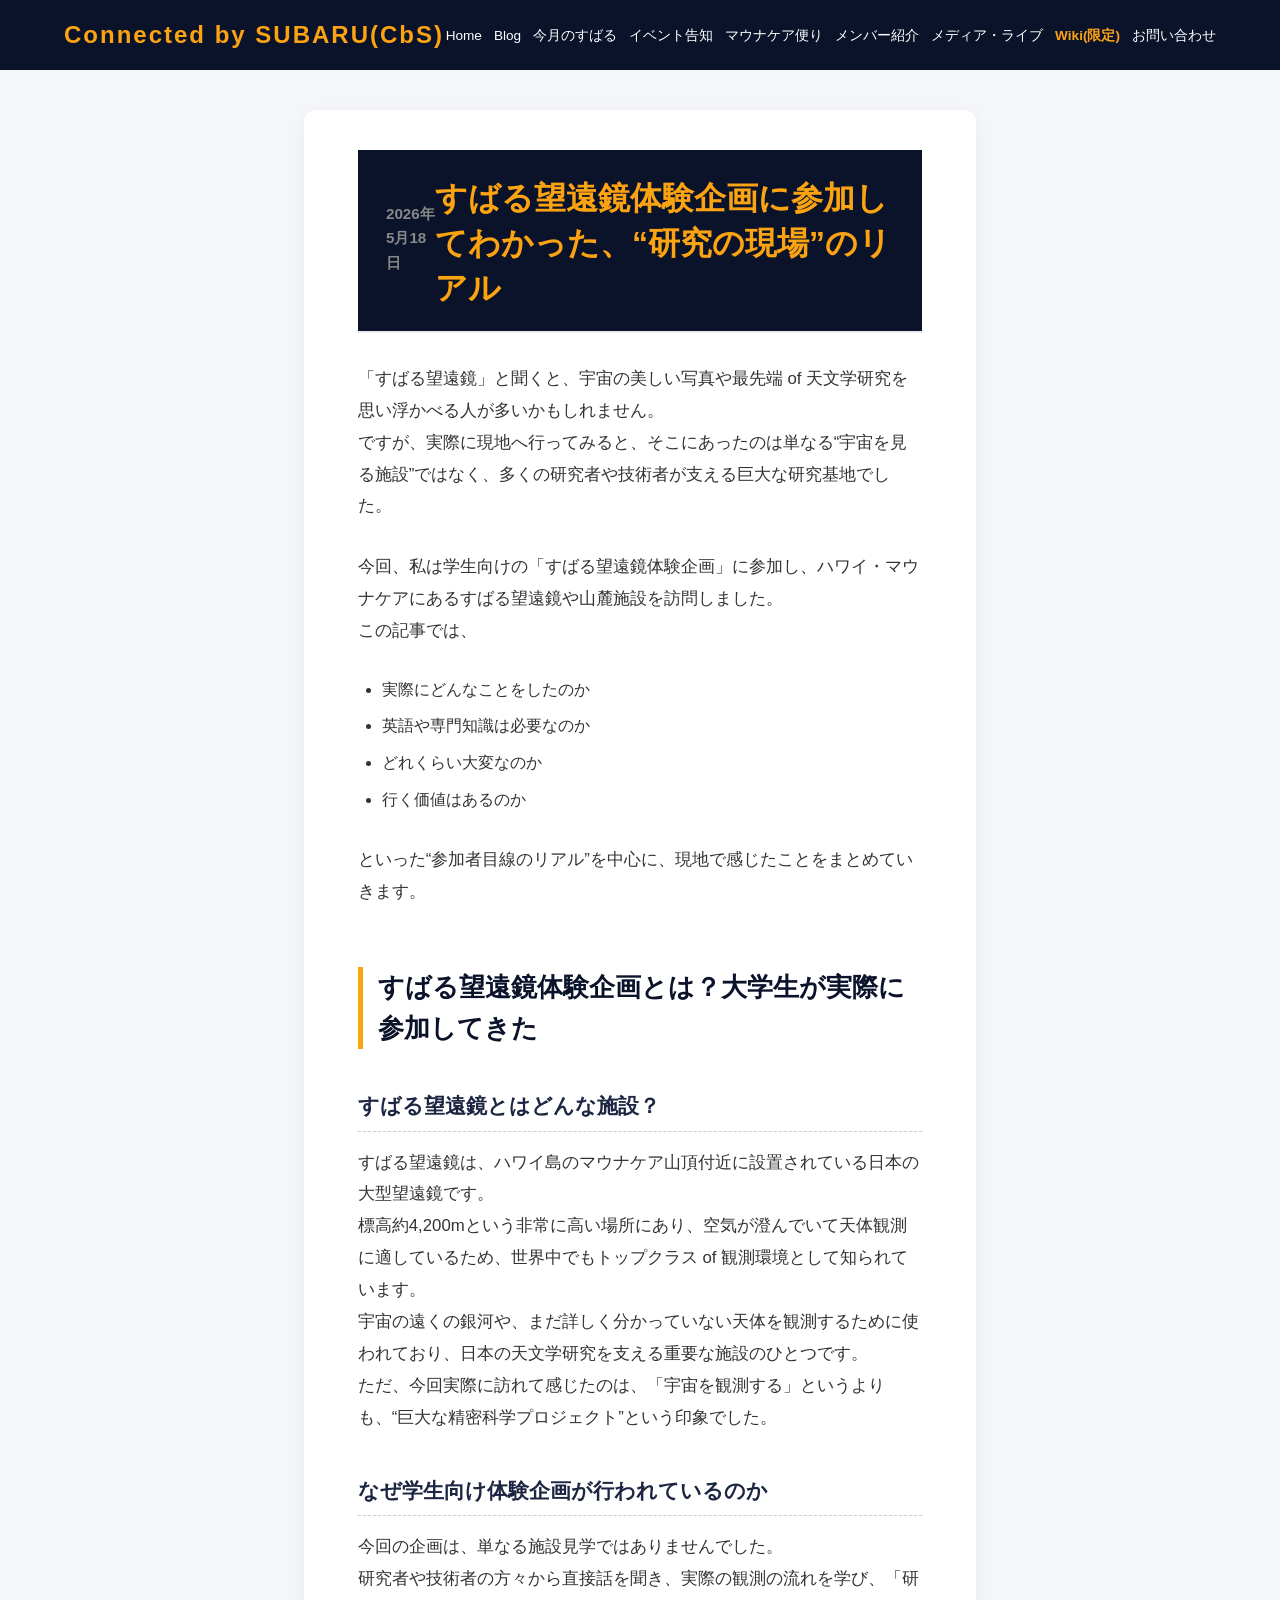
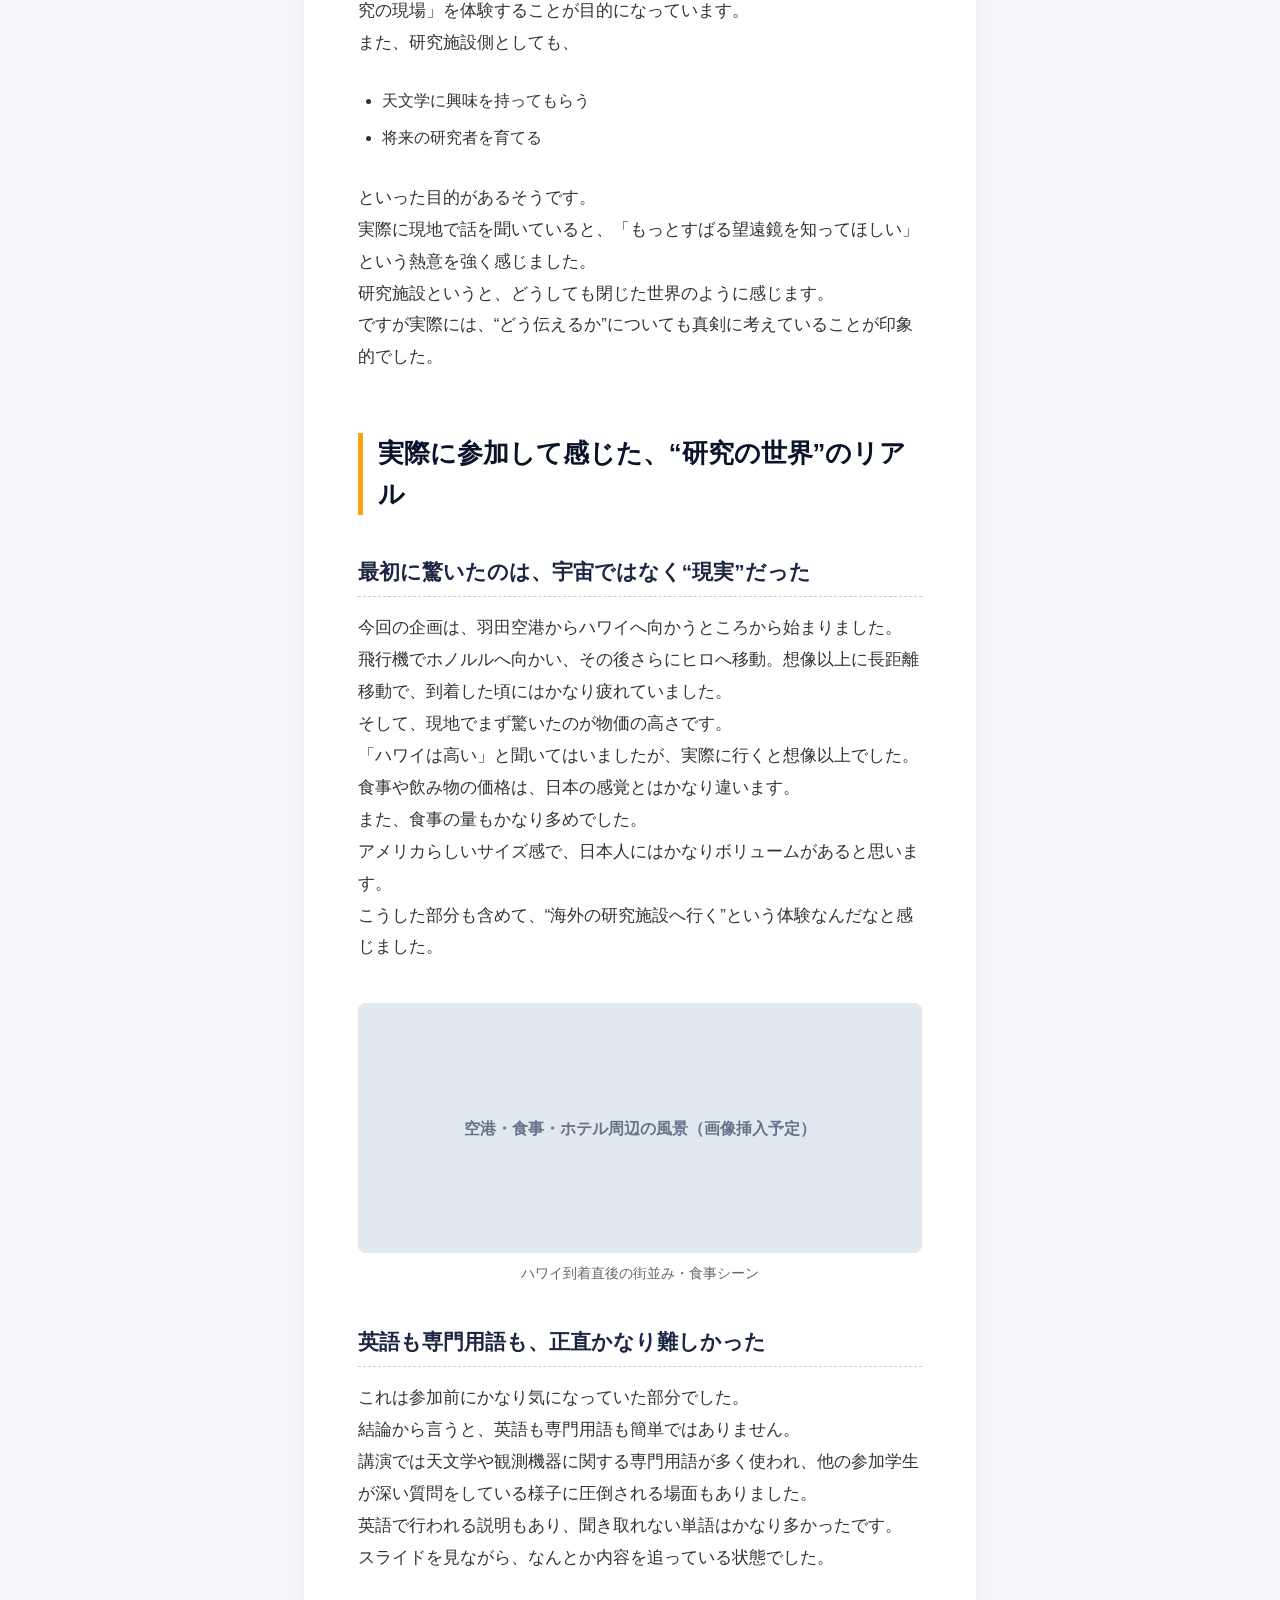
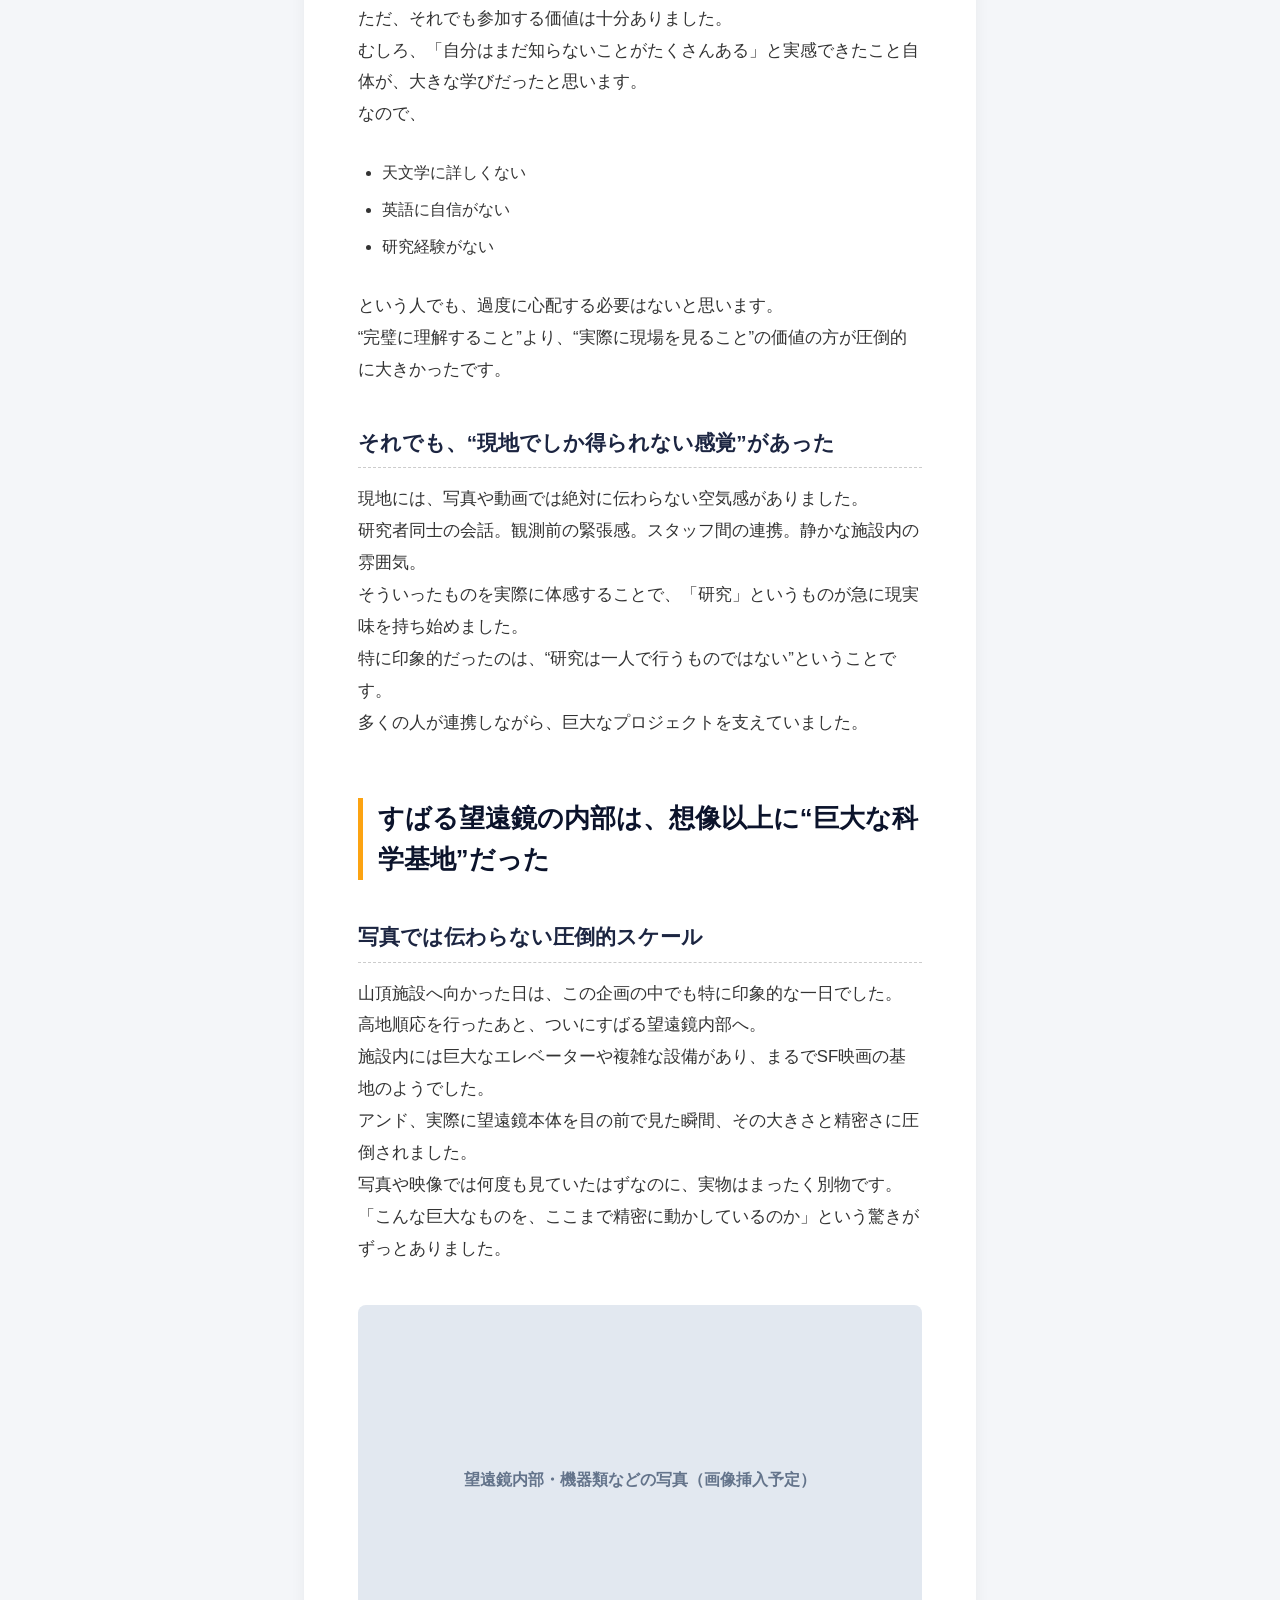
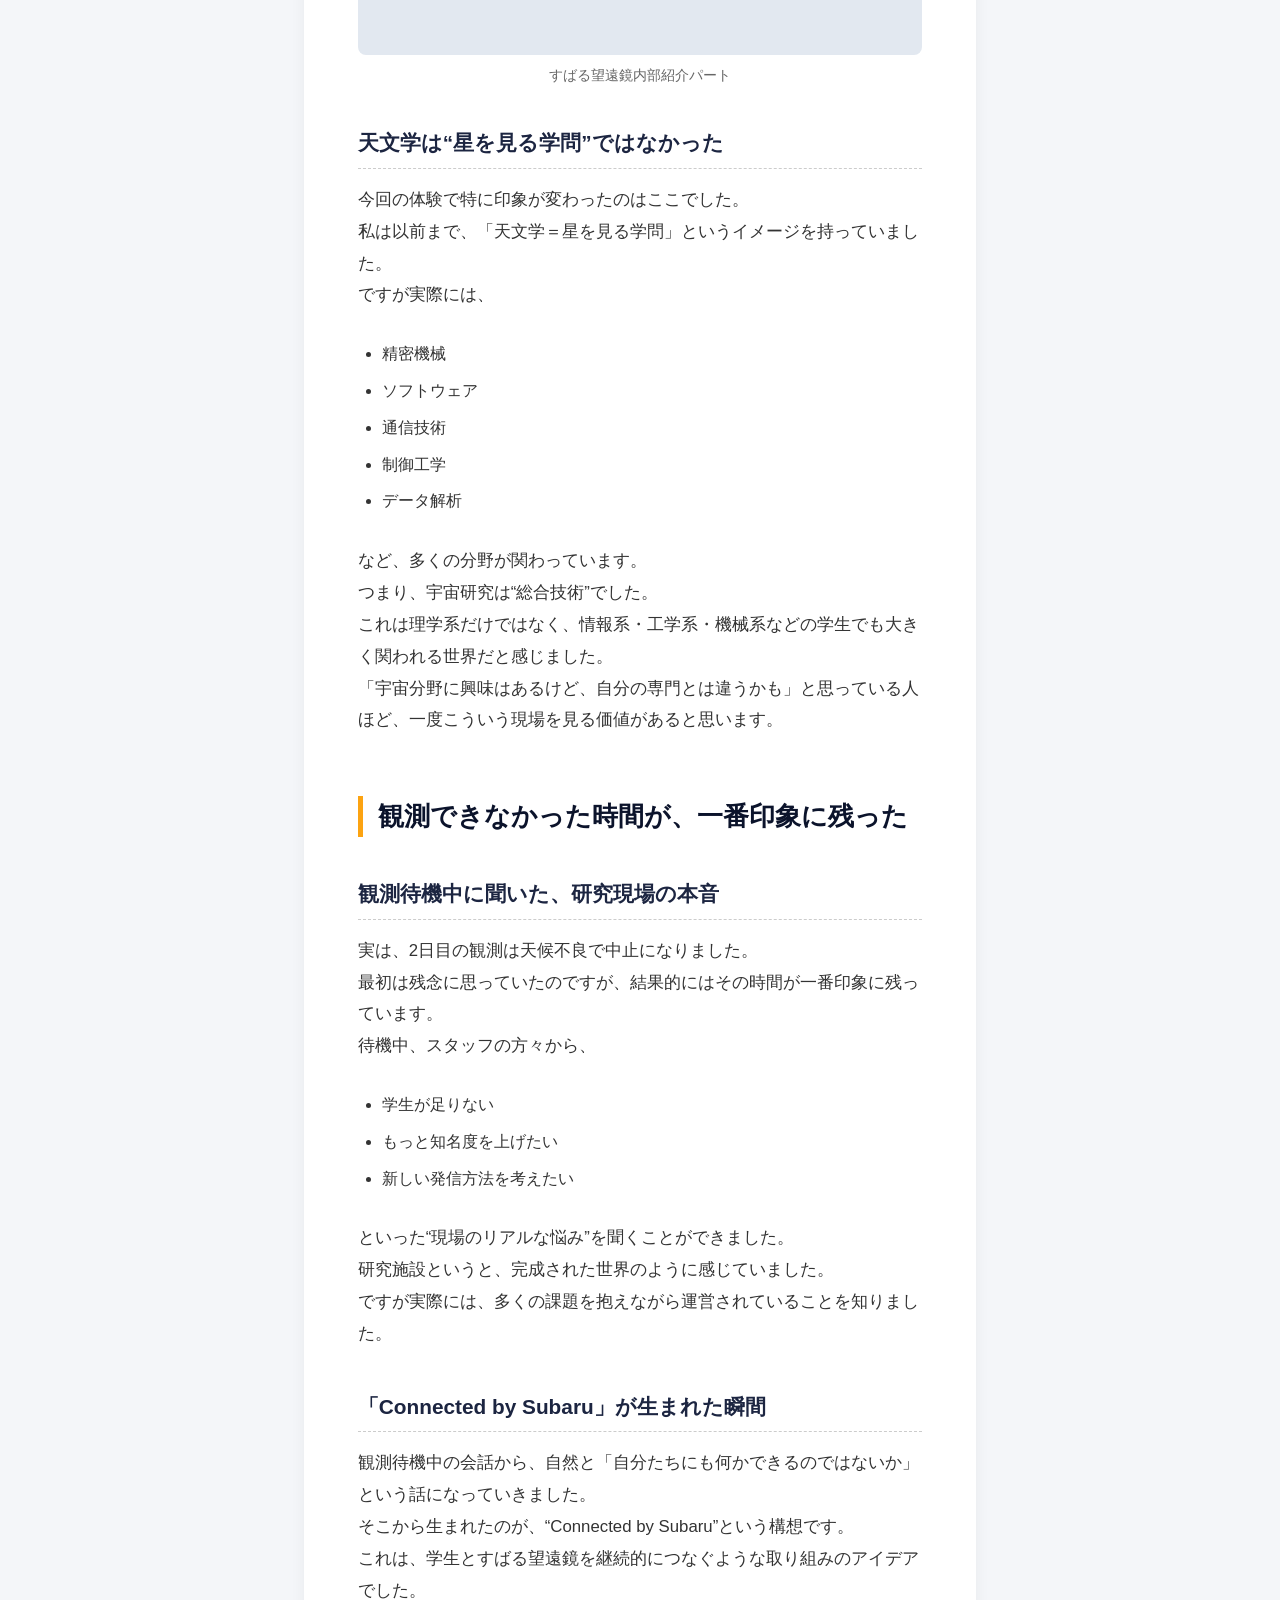
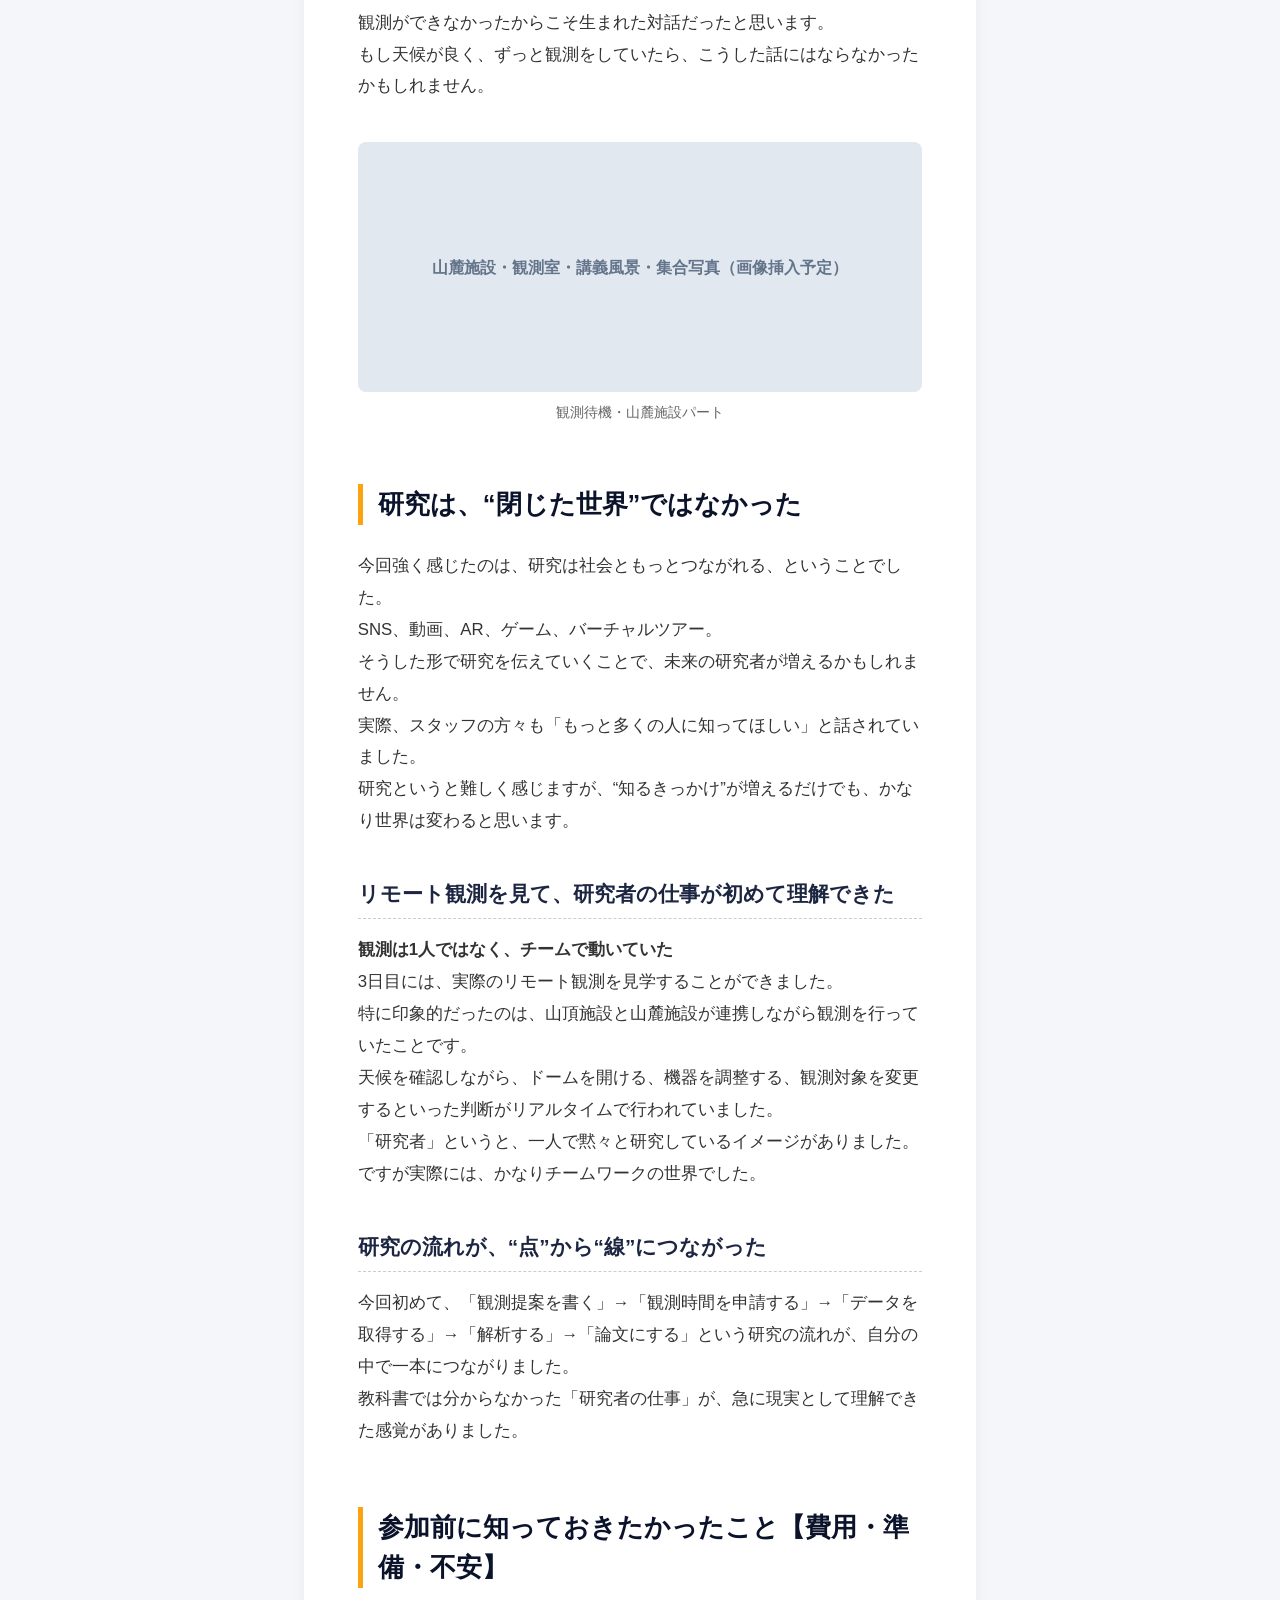
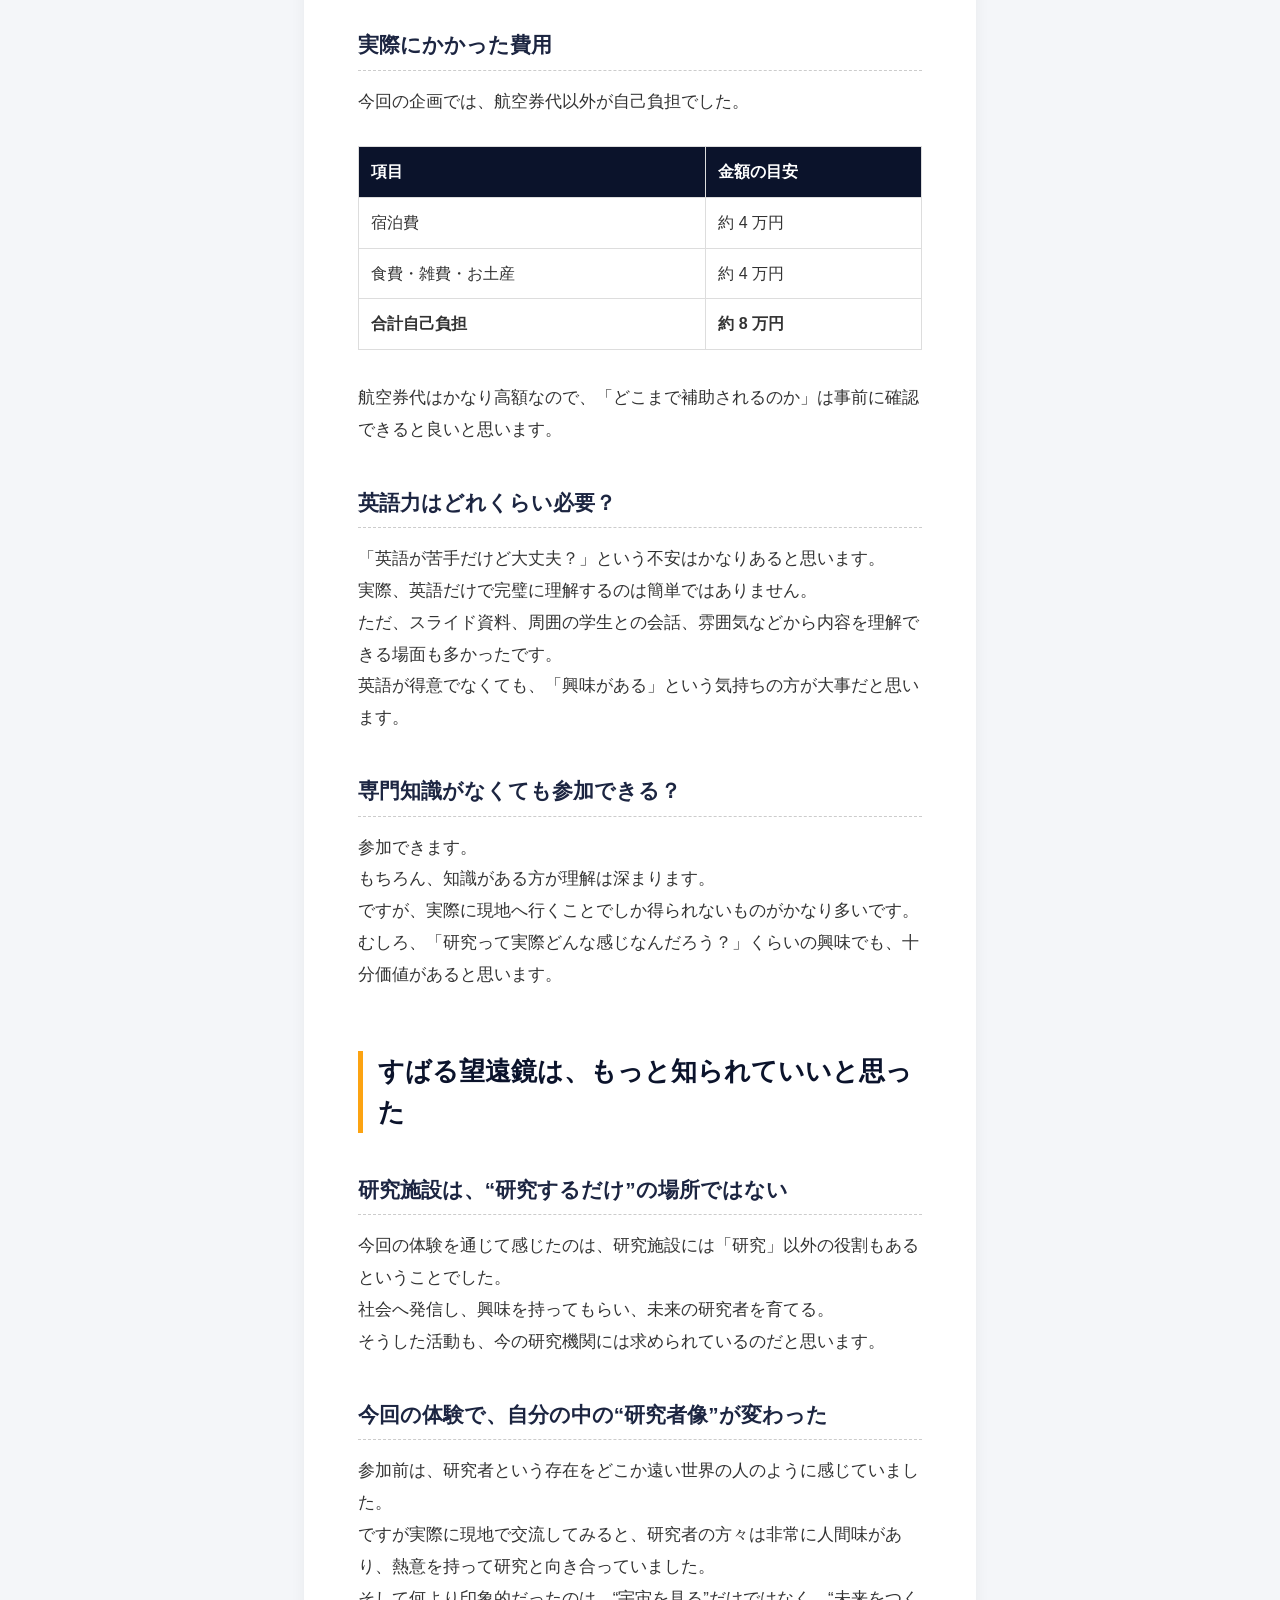
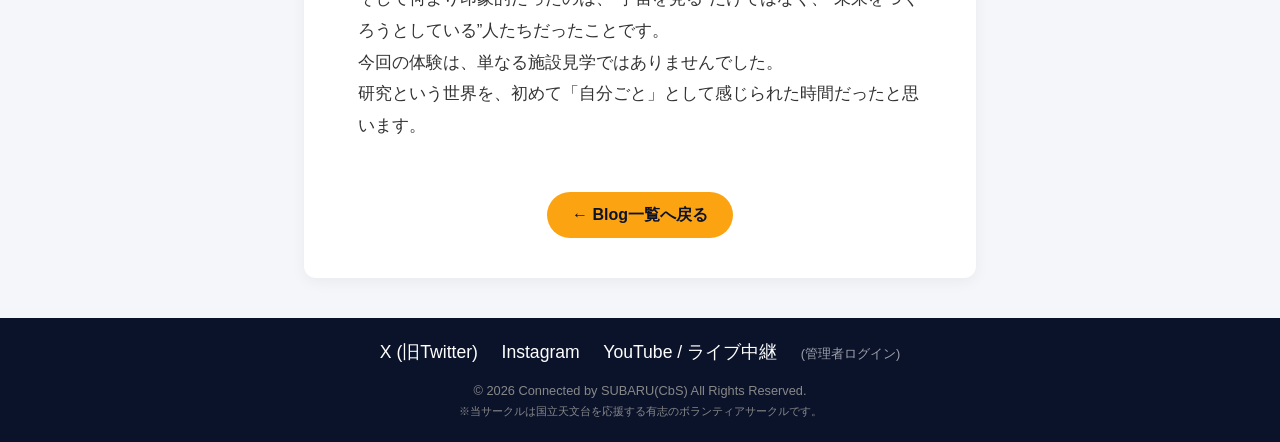
<file: blog-article.html>
<!DOCTYPE html>
<html lang="ja">
<head>
    <meta charset="UTF-8">
    <meta name="viewport" content="width=device-width, initial-scale=1.0">
    <link rel="stylesheet" href="css/style.css">
    <title>すばる望遠鏡体験企画に参加してわかった、“研究の現場”のリアル | CbS</title>
</head>
<body class="bg-light">
    <header>
        <div class="logo"><a href="index.html">Connected by SUBARU(CbS)</a></div>
        <nav>
            <ul class="nav-menu">
                <li><a href="index.html">Home</a></li>
                <li><a href="blog.html">Blog</a></li>
                <li><a href="monthly.html">今月のすばる</a></li>
                <li><a href="events.html">イベント告知</a></li>
                <li><a href="maunakea.html">マウナケア便り</a></li>
                <li><a href="members.html">メンバー紹介</a></li>
                <li><a href="media.html">メディア・ライブ</a></li>
                <li><a href="wiki.html" style="color: #fca311; font-weight: bold;">Wiki(限定)</a></li>
                <li><a href="index.html#join">お問い合わせ</a></li>
            </ul>
        </nav>
    </header>

    <main class="blog-container">
        <article class="blog-article">
            <header class="article-header">
                <span class="article-date">2026年5月18日</span>
                <h1>すばる望遠鏡体験企画に参加してわかった、“研究の現場”のリアル</h1>
            </header>

            <div class="article-body">
                <p>「すばる望遠鏡」と聞くと、宇宙の美しい写真や最先端 of 天文学研究を思い浮かべる人が多いかもしれません。<br>
                ですが、実際に現地へ行ってみると、そこにあったのは単なる“宇宙を見る施設”ではなく、多くの研究者や技術者が支える巨大な研究基地でした。</p>
                <p>今回、私は学生向けの「すばる望遠鏡体験企画」に参加し、ハワイ・マウナケアにあるすばる望遠鏡や山麓施設を訪問しました。<br>
                この記事では、</p>
                <ul>
                    <li>実際にどんなことをしたのか</li>
                    <li>英語や専門知識は必要なのか</li>
                    <li>どれくらい大変なのか</li>
                    <li>行く価値はあるのか</li>
                </ul>
                <p>といった“参加者目線のリアル”を中心に、現地で感じたことをまとめていきます。</p>

                <h2>すばる望遠鏡体験企画とは？大学生が実際に参加してきた</h2>
                
                <h3>すばる望遠鏡とはどんな施設？</h3>
                <p>すばる望遠鏡は、ハワイ島のマウナケア山頂付近に設置されている日本の大型望遠鏡です。<br>
                標高約4,200mという非常に高い場所にあり、空気が澄んでいて天体観測に適しているため、世界中でもトップクラス of 観測環境として知られています。<br>
                宇宙の遠くの銀河や、まだ詳しく分かっていない天体を観測するために使われており、日本の天文学研究を支える重要な施設のひとつです。<br>
                ただ、今回実際に訪れて感じたのは、「宇宙を観測する」というよりも、“巨大な精密科学プロジェクト”という印象でした。</p>

                <h3>なぜ学生向け体験企画が行われているのか</h3>
                <p>今回の企画は、単なる施設見学ではありませんでした。<br>
                研究者や技術者の方々から直接話を聞き、実際の観測の流れを学び、「研究の現場」を体験することが目的になっています。<br>
                また、研究施設側としても、</p>
                <ul>
                    <li>天文学に興味を持ってもらう</li>
                    <li>将来の研究者を育てる</li>
                </ul>
                <p>といった目的があるそうです。<br>
                実際に現地で話を聞いていると、「もっとすばる望遠鏡を知ってほしい」という熱意を強く感じました。<br>
                研究施設というと、どうしても閉じた世界のように感じます。<br>
                ですが実際には、“どう伝えるか”についても真剣に考えていることが印象的でした。</p>

                <h2>実際に参加して感じた、“研究の世界”のリアル</h2>
                
                <h3>最初に驚いたのは、宇宙ではなく“現実”だった</h3>
                <p>今回の企画は、羽田空港からハワイへ向かうところから始まりました。<br>
                飛行機でホノルルへ向かい、その後さらにヒロへ移動。想像以上に長距離移動で、到着した頃にはかなり疲れていました。<br>
                そして、現地でまず驚いたのが物価の高さです。<br>
                「ハワイは高い」と聞いてはいましたが、実際に行くと想像以上でした。<br>
                食事や飲み物の価格は、日本の感覚とはかなり違います。<br>
                また、食事の量もかなり多めでした。<br>
                アメリカらしいサイズ感で、日本人にはかなりボリュームがあると思います。<br>
                こうした部分も含めて、“海外の研究施設へ行く”という体験なんだなと感じました。</p>

                <figure>
                    <div class="dummy-img">空港・食事・ホテル周辺の風景（画像挿入予定）</div>
                    <figcaption>ハワイ到着直後の街並み・食事シーン</figcaption>
                </figure>

                <h3>英語も専門用語も、正直かなり難しかった</h3>
                <p>これは参加前にかなり気になっていた部分でした。<br>
                結論から言うと、英語も専門用語も簡単ではありません。<br>
                講演では天文学や観測機器に関する専門用語が多く使われ、他の参加学生が深い質問をしている様子に圧倒される場面もありました。<br>
                英語で行われる説明もあり、聞き取れない単語はかなり多かったです。<br>
                スライドを見ながら、なんとか内容を追っている状態でした。</p>
                <p>ただ、それでも参加する価値は十分ありました。<br>
                むしろ、「自分はまだ知らないことがたくさんある」と実感できたこと自体が、大きな学びだったと思います。<br>
                なので、</p>
                <ul>
                    <li>天文学に詳しくない</li>
                    <li>英語に自信がない</li>
                    <li>研究経験がない</li>
                </ul>
                <p>という人でも、過度に心配する必要はないと思います。<br>
                “完璧に理解すること”より、“実際に現場を見ること”の価値の方が圧倒的に大きかったです。</p>

                <h3>それでも、“現地でしか得られない感覚”があった</h3>
                <p>現地には、写真や動画では絶対に伝わらない空気感がありました。<br>
                研究者同士の会話。観測前の緊張感。スタッフ間の連携。静かな施設内の雰囲気。<br>
                そういったものを実際に体感することで、「研究」というものが急に現実味を持ち始めました。<br>
                特に印象的だったのは、“研究は一人で行うものではない”ということです。<br>
                多くの人が連携しながら、巨大なプロジェクトを支えていました。</p>

                <h2>すばる望遠鏡の内部は、想像以上に“巨大な科学基地”だった</h2>
                
                <h3>写真では伝わらない圧倒的スケール</h3>
                <p>山頂施設へ向かった日は、この企画の中でも特に印象的な一日でした。<br>
                高地順応を行ったあと、ついにすばる望遠鏡内部へ。<br>
                施設内には巨大なエレベーターや複雑な設備があり、まるでSF映画の基地のようでした。<br>
                アンド、実際に望遠鏡本体を目の前で見た瞬間、その大きさと精密さに圧倒されました。<br>
                写真や映像では何度も見ていたはずなのに、実物はまったく別物です。<br>
                「こんな巨大なものを、ここまで精密に動かしているのか」という驚きがずっとありました。</p>

                <figure>
                    <div class="dummy-img" style="height: 350px;">望遠鏡内部・機器類などの写真（画像挿入予定）</div>
                    <figcaption>すばる望遠鏡内部紹介パート</figcaption>
                </figure>

                <h3>天文学は“星を見る学問”ではなかった</h3>
                <p>今回の体験で特に印象が変わったのはここでした。<br>
                私は以前まで、「天文学＝星を見る学問」というイメージを持っていました。<br>
                ですが実際には、</p>
                <ul>
                    <li>精密機械</li>
                    <li>ソフトウェア</li>
                    <li>通信技術</li>
                    <li>制御工学</li>
                    <li>データ解析</li>
                </ul>
                <p>など、多くの分野が関わっています。<br>
                つまり、宇宙研究は“総合技術”でした。<br>
                これは理学系だけではなく、情報系・工学系・機械系などの学生でも大きく関われる世界だと感じました。<br>
                「宇宙分野に興味はあるけど、自分の専門とは違うかも」と思っている人ほど、一度こういう現場を見る価値があると思います。</p>

                <h2>観測できなかった時間が、一番印象に残った</h2>
                
                <h3>観測待機中に聞いた、研究現場の本音</h3>
                <p>実は、2日目の観測は天候不良で中止になりました。<br>
                最初は残念に思っていたのですが、結果的にはその時間が一番印象に残っています。<br>
                待機中、スタッフの方々から、</p>
                <ul>
                    <li>学生が足りない</li>
                    <li>もっと知名度を上げたい</li>
                    <li>新しい発信方法を考えたい</li>
                </ul>
                <p>といった“現場のリアルな悩み”を聞くことができました。<br>
                研究施設というと、完成された世界のように感じていました。<br>
                ですが実際には、多くの課題を抱えながら運営されていることを知りました。</p>

                <h3>「Connected by Subaru」が生まれた瞬間</h3>
                <p>観測待機中の会話から、自然と「自分たちにも何かできるのではないか」という話になっていきました。<br>
                そこから生まれたのが、“Connected by Subaru”という構想です。<br>
                これは、学生とすばる望遠鏡を継続的につなぐような取り組みのアイデアでした。<br>
                観測ができなかったからこそ生まれた対話だったと思います。<br>
                もし天候が良く、ずっと観測をしていたら、こうした話にはならなかったかもしれません。</p>

                <figure>
                    <div class="dummy-img">山麓施設・観測室・講義風景・集合写真（画像挿入予定）</div>
                    <figcaption>観測待機・山麓施設パート</figcaption>
                </figure>

                <h2>研究は、“閉じた世界”ではなかった</h2>
                <p>今回強く感じたのは、研究は社会ともっとつながれる、ということでした。<br>
                SNS、動画、AR、ゲーム、バーチャルツアー。<br>
                そうした形で研究を伝えていくことで、未来の研究者が増えるかもしれません。<br>
                実際、スタッフの方々も「もっと多くの人に知ってほしい」と話されていました。<br>
                研究というと難しく感じますが、“知るきっかけ”が増えるだけでも、かなり世界は変わると思います。</p>

                <h3>リモート観測を見て、研究者の仕事が初めて理解できた</h3>
                <p><strong>観測は1人ではなく、チームで動いていた</strong><br>
                3日目には、実際のリモート観測を見学することができました。<br>
                特に印象的だったのは、山頂施設と山麓施設が連携しながら観測を行っていたことです。<br>
                天候を確認しながら、ドームを開ける、機器を調整する、観測対象を変更するといった判断がリアルタイムで行われていました。<br>
                「研究者」というと、一人で黙々と研究しているイメージがありました。<br>
                ですが実際には、かなりチームワークの世界でした。</p>

                <h3>研究の流れが、“点”から“線”につながった</h3>
                <p>今回初めて、「観測提案を書く」→「観測時間を申請する」→「データを取得する」→「解析する」→「論文にする」という研究の流れが、自分の中で一本につながりました。<br>
                教科書では分からなかった「研究者の仕事」が、急に現実として理解できた感覚がありました。</p>

                <h2>参加前に知っておきたかったこと【費用・準備・不安】</h2>
                
                <h3>実際にかかった費用</h3>
                <p>今回の企画では、航空券代以外が自己負担でした。</p>
                
                <div class="table-wrapper">
                    <table class="cost-table">
                        <tr>
                            <th>項目</th>
                            <th>金額の目安</th>
                        </tr>
                        <tr>
                            <td>宿泊費</td>
                            <td>約 4 万円</td>
                        </tr>
                        <tr>
                            <td>食費・雑費・お土産</td>
                            <td>約 4 万円</td>
                        </tr>
                        <tr>
                            <td><strong>合計自己負担</strong></td>
                            <td><strong>約 8 万円</strong></td>
                        </tr>
                    </table>
                </div>
                <p>航空券代はかなり高額なので、「どこまで補助されるのか」は事前に確認できると良いと思います。</p>

                <h3>英語力はどれくらい必要？</h3>
                <p>「英語が苦手だけど大丈夫？」という不安はかなりあると思います。<br>
                実際、英語だけで完璧に理解するのは簡単ではありません。<br>
                ただ、スライド資料、周囲の学生との会話、雰囲気などから内容を理解できる場面も多かったです。<br>
                英語が得意でなくても、「興味がある」という気持ちの方が大事だと思います。</p>

                <h3>専門知識がなくても参加できる？</h3>
                <p>参加できます。<br>
                もちろん、知識がある方が理解は深まります。<br>
                ですが、実際に現地へ行くことでしか得られないものがかなり多いです。<br>
                むしろ、「研究って実際どんな感じなんだろう？」くらいの興味でも、十分価値があると思います。</p>

                <h2>すばる望遠鏡は、もっと知られていいと思った</h2>
                
                <h3>研究施設は、“研究するだけ”の場所ではない</h3>
                <p>今回の体験を通じて感じたのは、研究施設には「研究」以外の役割もあるということでした。<br>
                社会へ発信し、興味を持ってもらい、未来の研究者を育てる。<br>
                そうした活動も、今の研究機関には求められているのだと思います。</p>

                <h3>今回の体験で、自分の中の“研究者像”が変わった</h3>
                <p>参加前は、研究者という存在をどこか遠い世界の人のように感じていました。<br>
                ですが実際に現地で交流してみると、研究者の方々は非常に人間味があり、熱意を持って研究と向き合っていました。<br>
                そして何より印象的だったのは、“宇宙を見る”だけではなく、“未来をつくろうとしている”人たちだったことです。<br>
                今回の体験は、単なる施設見学ではありませんでした。<br>
                研究という世界を、初めて「自分ごと」として感じられた時間だったと思います。</p>
            </div>
            
            <div style="text-align: center; margin-top: 50px;">
                <a href="blog.html" class="btn">← Blog一覧へ戻る</a>
            </div>
        </article>
    </main>

    <footer>
        <div class="footer-sns">
            <a href="https://x.com" target="_blank">X (旧Twitter)</a>
            <a href="https://instagram.com" target="_blank">Instagram</a>
            <a href="media.html">YouTube / ライブ中継</a>
            <a href="admin.html" style="font-size: 0.8rem; opacity: 0.6;">(管理者ログイン)</a>
        </div>
        <p>&copy; 2026 Connected by SUBARU(CbS) All Rights Reserved.</p>
        <p><small>※当サークルは国立天文台を応援する有志のボランティアサークルです。</small></p>
    </footer>

    <script>
    // 他のタブでのブログ記事データの追加・更新・削除を検知して自動的にリロードする仕組み
    window.addEventListener('storage', function(e) {
        if (e.key === 'cbs_blog_posts' || e.key === 'cbs_site_version') {
            location.reload();
        }
    });
    </script>
</body>
</html>
</file>
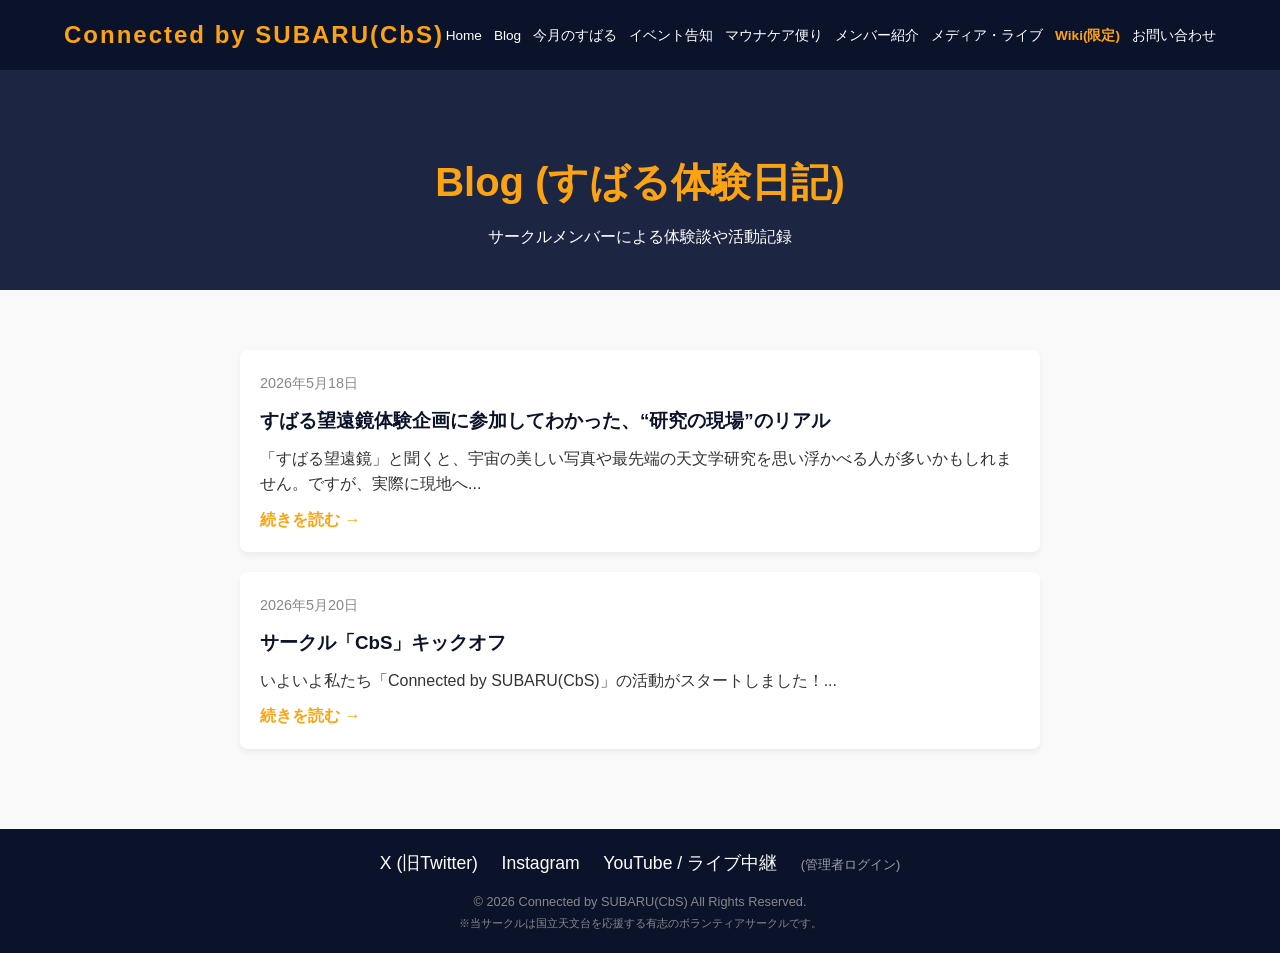
<file: blog.html>
<!DOCTYPE html>
<html lang="ja">
<head>
    <meta charset="UTF-8">
    <meta name="viewport" content="width=device-width, initial-scale=1.0">
    <title>Blog (すばる体験日記) | Connected by SUBARU(CbS)</title>
    <link rel="stylesheet" href="css/style.css">
</head>
<body>
    <header>
        <div class="logo"><a href="index.html">Connected by SUBARU(CbS)</a></div>
        <nav>
            <ul class="nav-menu">
                <li><a href="index.html">Home</a></li>
                <li><a href="blog.html">Blog</a></li>
                <li><a href="monthly.html">今月のすばる</a></li>
                <li><a href="events.html">イベント告知</a></li>
                <li><a href="maunakea.html">マウナケア便り</a></li>
                <li><a href="members.html">メンバー紹介</a></li>
                <li><a href="media.html">メディア・ライブ</a></li>
                <li><a href="wiki.html" style="color: #fca311; font-weight: bold;">Wiki(限定)</a></li>
                <li><a href="index.html#join">お問い合わせ</a></li>
            </ul>
        </nav>
    </header>

    <section class="page-header bg-dark">
        <h1>Blog (すばる体験日記)</h1>
        <p>サークルメンバーによる体験談や活動記録</p>
    </section>

    <section class="section">
        <div id="dynamic-article-list" class="article-list" style="max-width: 800px; margin: 0 auto; text-align: left;">
            <!-- JavaScriptで描画します -->
        </div>
    </section>

    <footer>
        <div class="footer-sns">
            <a href="https://x.com" target="_blank">X (旧Twitter)</a>
            <a href="https://instagram.com" target="_blank">Instagram</a>
            <a href="media.html">YouTube / ライブ中継</a>
            <a href="admin.html" style="font-size: 0.8rem; opacity: 0.6;">(管理者ログイン)</a>
        </div>
        <p>&copy; 2026 Connected by SUBARU(CbS) All Rights Reserved.</p>
        <p><small>※当サークルは国立天文台を応援する有志のボランティアサークルです。</small></p>
    </footer>

    <script>
    document.addEventListener("DOMContentLoaded", async function() {
        const defaultBlogs = [
            { 
                id: "default-blog-1", 
                date: "2026年5月18日", 
                title: "すばる望遠鏡体験企画に参加してわかった、“研究の現場”のリアル", 
                summary: "「すばる望遠鏡」と聞くと、宇宙の美しい写真や最先端の天文学研究を思い浮かべる人が多いかもしれません。ですが、実際に現地へ...", 
                content: "blog-article.html" 
            },
            { 
                id: "default-blog-2", 
                date: "2026年5月20日", 
                title: "サークル「CbS」キックオフ", 
                summary: "いよいよ私たち「Connected by SUBARU(CbS)」の活動がスタートしました！...", 
                content: "#" 
            }
        ];

        const VERSION_KEY = "cbs_site_version";
        const CURRENT_VERSION = "2026_v14";

        const storedVersion = localStorage.getItem(VERSION_KEY);
        if (storedVersion !== CURRENT_VERSION) {
            localStorage.setItem('cbs_blog_posts', JSON.stringify(defaultBlogs));
            localStorage.setItem(VERSION_KEY, CURRENT_VERSION);
            location.reload();
            return;
        }

        if (!localStorage.getItem('cbs_blog_posts')) {
            localStorage.setItem('cbs_blog_posts', JSON.stringify(defaultBlogs));
        }

        let blogPosts = [];
        
        // 🌐 サーバー（GitHub）から共有 data.json をロードする処理
        try {
            const res = await fetch('data.json?t=' + Date.now()); // キャッシュバスター
            if (res.ok) {
                const sharedData = await res.json();
                blogPosts = sharedData.blog || [];
                // バックアップとしてローカルキャッシュも更新
                localStorage.setItem('cbs_blog_posts', JSON.stringify(blogPosts));
            } else {
                throw new Error("Shared data not found");
            }
        } catch (e) {
            // オフライン時、またはファイル未配置時のフォールバック処理
            try {
                blogPosts = JSON.parse(localStorage.getItem('cbs_blog_posts')) || defaultBlogs;
            } catch (err) {
                blogPosts = defaultBlogs;
            }
        }

        const container = document.getElementById("dynamic-article-list");
        container.innerHTML = ""; 

        blogPosts.forEach(post => {
            const article = document.createElement("article");
            article.style.background = "#fff";
            article.style.padding = "20px";
            article.style.borderRadius = "8px";
            article.style.marginBottom = "20px";
            article.style.boxShadow = "0 4px 6px rgba(0,0,0,0.05)";

            const postLink = post.content || "#";

            article.innerHTML = `
                <span style="color: #888; font-size: 0.9rem;">${post.date}</span>
                <h3 style="margin: 10px 0; color: #0b132b;">${post.title}</h3>
                <p>${post.summary}</p>
                <a href="${postLink}" style="color: #fca311; text-decoration: none; font-weight: bold; margin-top: 10px; display: inline-block;">続きを読む →</a>
            `;
            container.appendChild(article);
        });

        window.addEventListener('storage', function(e) {
            if (e.key === 'cbs_blog_posts' || e.key === VERSION_KEY) {
                location.reload();
            }
        });
    });
    </script>
</body>
</html>
</file>
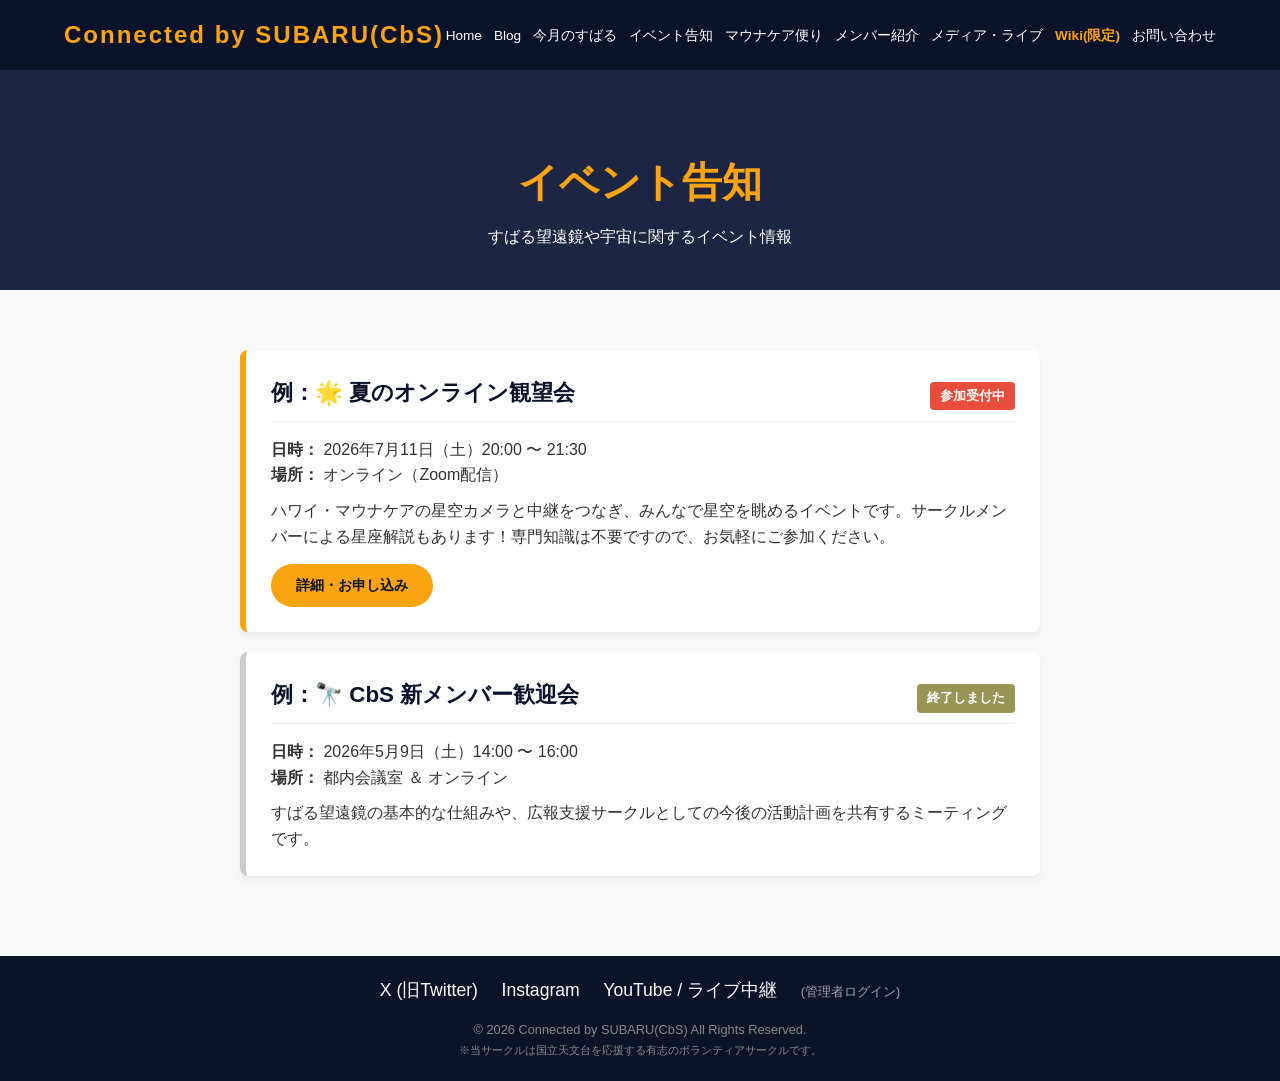
<file: events.html>
<!DOCTYPE html>
<html lang="ja">
<head>
    <meta charset="UTF-8">
    <meta name="viewport" content="width=device-width, initial-scale=1.0">
    <title>イベント告知 | Connected by SUBARU(CbS)</title>
    <link rel="stylesheet" href="css/style.css">
</head>
<body>
    <header>
        <div class="logo"><a href="index.html">Connected by SUBARU(CbS)</a></div>
        <nav>
            <ul class="nav-menu">
                <li><a href="index.html">Home</a></li>
                <li><a href="blog.html">Blog</a></li>
                <li><a href="monthly.html">今月のすばる</a></li>
                <li><a href="events.html">イベント告知</a></li>
                <li><a href="maunakea.html">マウナケア便り</a></li>
                <li><a href="members.html">メンバー紹介</a></li>
                <li><a href="media.html">メディア・ライブ</a></li>
                <li><a href="wiki.html" style="color: #fca311; font-weight: bold;">Wiki(限定)</a></li>
                <li><a href="index.html#join">お問い合わせ</a></li>
            </ul>
        </nav>
    </header>

    <section class="page-header bg-dark">
        <h1>イベント告知</h1>
        <p>すばる望遠鏡や宇宙に関するイベント情報</p>
    </section>

    <section class="section">
        <div id="dynamic-events-container" style="max-width: 800px; margin: 0 auto; text-align: left;">
            <!-- JavaScriptにて動的挿入 -->
        </div>
    </section>

    <footer>
        <div class="footer-sns">
            <a href="https://x.com" target="_blank">X (旧Twitter)</a>
            <a href="https://instagram.com" target="_blank">Instagram</a>
            <a href="media.html">YouTube / ライブ中継</a>
            <a href="admin.html" style="font-size: 0.8rem; opacity: 0.6;">(管理者ログイン)</a>
        </div>
        <p>&copy; 2026 Connected by SUBARU(CbS) All Rights Reserved.</p>
        <p><small>※当サークルは国立天文台を応援する有志のボランティアサークルです。</small></p>
    </footer>

    <script>
    document.addEventListener("DOMContentLoaded", async function() {
        const defaultEvents = [
            { id: "default-event-1", title: "🌟 夏のオンライン観望会", date: "2026年7月11日（土）20:00 〜 21:30", location: "オンライン（Zoom配信）", status: "参加受付中", desc: "ハワイ・マウナケアの星空カメラと中継をつなぎ、みんなで星空を眺めるイベントです。サークルメンバーによる星座解説もあります！専門知識は不要ですので、お気軽にご参加ください。", content: "#" },
            { id: "default-event-2", title: "🔭 CbS 新入メンバー歓迎 勉強会", date: "2026年5月9日（土）14:00 〜 16:00", location: "都内会議室 ＆ オンライン", status: "終了しました", desc: "すばる望遠鏡の基本的な仕組みや、広報支援サークルとしての今後の活動計画を共有するキックオフミーティングです。", content: "#" }
        ];

        const VERSION_KEY = "cbs_site_version";
        const CURRENT_VERSION = "2026_v14";

        const storedVersion = localStorage.getItem(VERSION_KEY);
        if (storedVersion !== CURRENT_VERSION) {
            localStorage.setItem('cbs_events_posts', JSON.stringify(defaultEvents));
            localStorage.setItem(VERSION_KEY, CURRENT_VERSION);
            location.reload();
            return;
        }

        if (!localStorage.getItem('cbs_events_posts')) {
            localStorage.setItem('cbs_events_posts', JSON.stringify(defaultEvents));
        }

        let events = [];
        
        // 🌐 サーバー（GitHub）から共有 data.json をロードする処理
        try {
            const res = await fetch('data.json?t=' + Date.now());
            if (res.ok) {
                const sharedData = await res.json();
                events = sharedData.events || [];
                localStorage.setItem('cbs_events_posts', JSON.stringify(events));
            } else {
                throw new Error();
            }
        } catch (e) {
            try {
                events = JSON.parse(localStorage.getItem('cbs_events_posts')) || defaultEvents;
            } catch (err) {
                events = defaultEvents;
            }
        }

        const container = document.getElementById("dynamic-events-container");
        container.innerHTML = "";

        events.forEach(evt => {
            const borderStyle = evt.status === "参加受付中" ? "6px solid #fca311" : "6px solid #ccc";
            const badgeBg = evt.status === "参加受付中" ? "#e74c3c" : "#999555";
            const postLink = evt.content || "#";

            const item = document.createElement("div");
            item.style.background = "#fff";
            item.style.padding = "25px";
            item.style.borderRadius = "8px";
            item.style.marginBottom = "20px";
            item.style.borderLeft = borderStyle;
            item.style.boxShadow = "0 4px 6px rgba(0,0,0,0.05)";

            item.innerHTML = `
                <div style="display: flex; justify-content: space-between; align-items: baseline; border-bottom: 1px solid #eee; padding-bottom: 10px; margin-bottom: 15px; flex-wrap: wrap; gap: 10px;">
                    <h3 style="color: #0b132b; margin: 0; font-size: 1.4rem;">${evt.title}</h3>
                    <span style="background: ${badgeBg}; color: white; padding: 4px 10px; border-radius: 4px; font-size: 0.8rem; font-weight: bold;">${evt.status}</span>
                </div>
                <p><strong>日時：</strong> ${evt.date}<br>
                   <strong>場所：</strong> ${evt.location}</p>
                <p style="margin-top: 10px; white-space: pre-wrap;">${evt.desc}</p>
                ${evt.status === "参加受付中" ? `<a href="${postLink}" class="btn" style="margin-top: 15px; font-size: 0.9rem;">詳細・お申し込み</a>` : ''}
            `;
            container.appendChild(item);
        });

        window.addEventListener('storage', function(e) {
            if (e.key === 'cbs_events_posts' || e.key === VERSION_KEY) {
                location.reload();
            }
        });
    });
    </script>
</body>
</html>
</file>
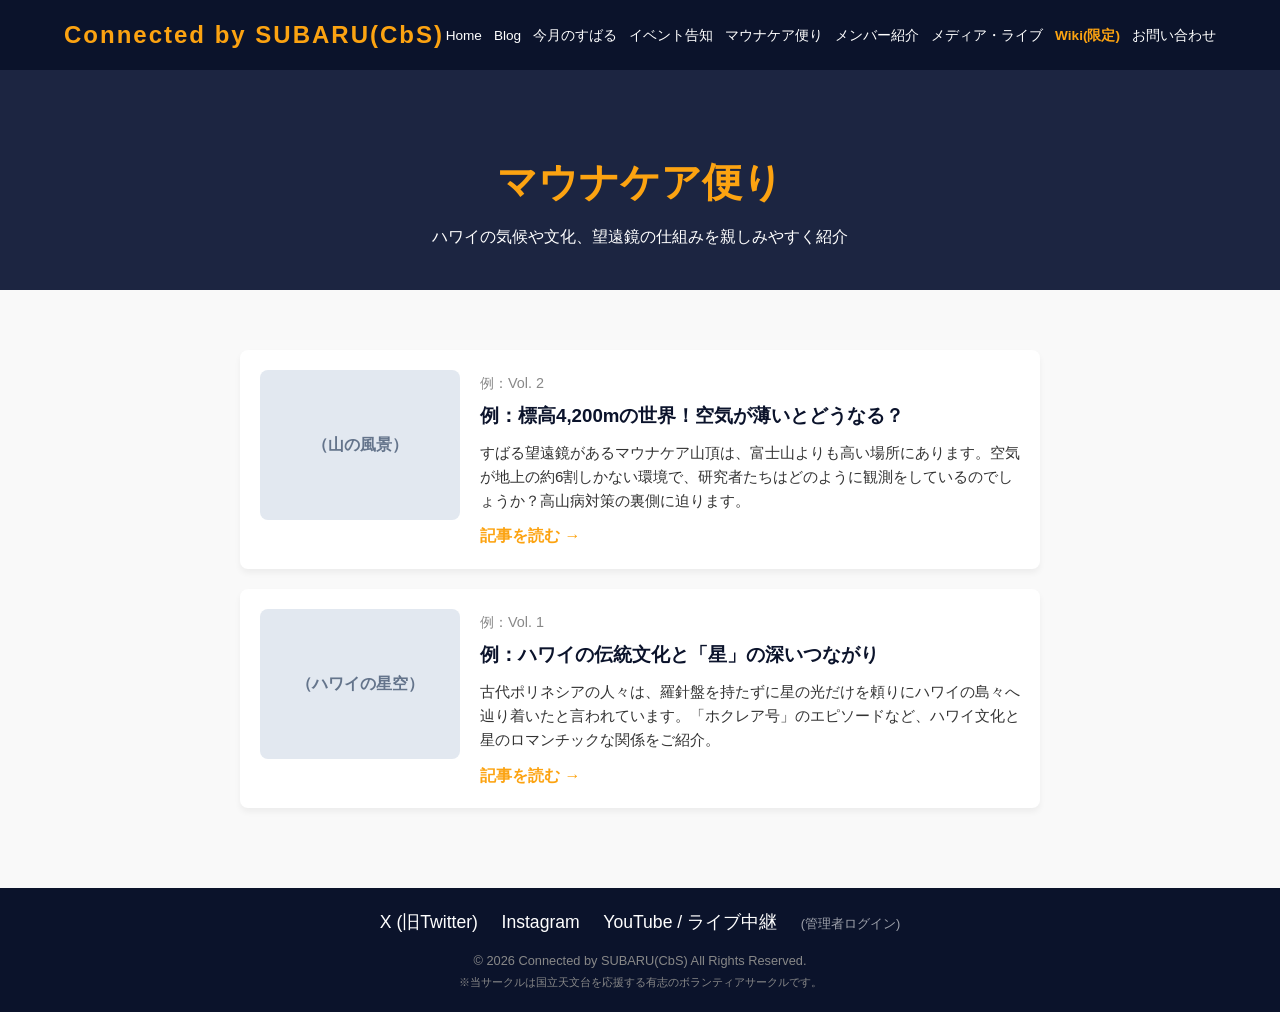
<file: maunakea.html>
<!DOCTYPE html>
<html lang="ja">
<head>
    <meta charset="UTF-8">
    <meta name="viewport" content="width=device-width, initial-scale=1.0">
    <title>マウナケア便り | Connected by SUBARU(CbS)</title>
    <link rel="stylesheet" href="css/style.css">
</head>
<body>
    <header>
        <div class="logo"><a href="index.html">Connected by SUBARU(CbS)</a></div>
        <nav>
            <ul class="nav-menu">
                <li><a href="index.html">Home</a></li>
                <li><a href="blog.html">Blog</a></li>
                <li><a href="monthly.html">今月のすばる</a></li>
                <li><a href="events.html">イベント告知</a></li>
                <li><a href="maunakea.html">マウナケア便り</a></li>
                <li><a href="members.html">メンバー紹介</a></li>
                <li><a href="media.html">メディア・ライブ</a></li>
                <li><a href="wiki.html" style="color: #fca311; font-weight: bold;">Wiki(限定)</a></li>
                <li><a href="index.html#join">お問い合わせ</a></li>
            </ul>
        </nav>
    </header>

    <section class="page-header bg-dark">
        <h1>マウナケア便り</h1>
        <p>ハワイの気候や文化、望遠鏡の仕組みを親しみやすく紹介</p>
    </section>

    <section class="section">
        <div id="maunakea-container" class="article-list" style="max-width: 800px; margin: 0 auto; text-align: left;">
            <!-- JavaScriptにて動的挿入 -->
        </div>
    </section>

    <footer>
        <div class="footer-sns">
            <a href="https://x.com" target="_blank">X (旧Twitter)</a>
            <a href="https://instagram.com" target="_blank">Instagram</a>
            <a href="media.html">YouTube / ライブ中継</a>
            <a href="admin.html" style="font-size: 0.8rem; opacity: 0.6;">(管理者ログイン)</a>
        </div>
        <p>&copy; 2026 Connected by SUBARU(CbS) All Rights Reserved.</p>
        <p><small>※当サークルは国立天文台を応援する有志のボランティアサークルです。</small></p>
    </footer>

    <script>
    document.addEventListener("DOMContentLoaded", async function() {
        const defaultMaunakea = [
            { id: "default-mk-3", vol: "Vol. 3", title: "標高4,200mの世界！空気が薄いとどうなる？", imgText: "（山の風景）", desc: "すばる望遠鏡があるマウナケア山頂は、富士山よりも高い場所にあります。空気が地上の約6割しかない環境で、研究者たちはどのように観測をしているのでしょうか？高山病対策の裏側に迫ります。", content: "#" },
            { id: "default-mk-2", vol: "Vol. 2", title: "ハワイの伝統文化と「星」の深いつながり", imgText: "（ハワイの星空）", desc: "古代ポリネシアの人々は、羅針盤を持たずに星の光だけを頼りにハワイの島々へ辿り着いたと言われています。「ホクレア号」のエピソードなど、ハワイ文化と星のロマンチックな関係をご紹介。", content: "#" },
            { id: "default-mk-1", vol: "Vol. 1", title: "直径8.2メートルの巨大な鏡、どうやって洗うの？", imgText: "（望遠鏡の鏡）", desc: "望遠鏡の命とも言える「主鏡」。少しのチリや汚れも許されないこの巨大な鏡を、実は現地スタッフが定期的に大掛かりな作業で洗浄しています。その驚きの洗浄方法とは！？", content: "#" }
        ];

        const VERSION_KEY = "cbs_site_version";
        const CURRENT_VERSION = "2026_v14";

        const storedVersion = localStorage.getItem(VERSION_KEY);
        if (storedVersion !== CURRENT_VERSION) {
            localStorage.setItem('cbs_maunakea_posts', JSON.stringify(defaultMaunakea));
            localStorage.setItem(VERSION_KEY, CURRENT_VERSION);
            location.reload();
            return;
        }

        if (!localStorage.getItem('cbs_maunakea_posts')) {
            localStorage.setItem('cbs_maunakea_posts', JSON.stringify(defaultMaunakea));
        }

        let mkList = [];
        
        // 🌐 サーバー（GitHub）から共有 data.json をロードする処理
        try {
            const res = await fetch('data.json?t=' + Date.now());
            if (res.ok) {
                const sharedData = await res.json();
                mkList = sharedData.maunakea || [];
                localStorage.setItem('cbs_maunakea_posts', JSON.stringify(mkList));
            } else {
                throw new Error();
            }
        } catch (e) {
            try {
                mkList = JSON.parse(localStorage.getItem('cbs_maunakea_posts')) || defaultMaunakea;
            } catch (err) {
                mkList = defaultMaunakea;
            }
        }

        const container = document.getElementById("maunakea-container");
        container.innerHTML = "";

        mkList.forEach(item => {
            const article = document.createElement("article");
            article.style.background = "#fff";
            article.style.padding = "20px";
            article.style.borderRadius = "8px";
            article.style.marginBottom = "20px";
            article.style.boxShadow = "0 4px 6px rgba(0,0,0,0.05)";
            article.style.display = "flex";
            article.style.gap = "20px";
            article.style.flexWrap = "wrap";
            const postLink = item.content || "#";

            article.innerHTML = `
                <div class="dummy-img" style="width: 200px; height: 150px; flex-shrink: 0; margin-bottom: 0;">${item.imgText}</div>
                <div style="flex: 1; min-width: 250px;">
                    <span style="color: #888; font-size: 0.9rem;">${item.vol}</span>
                    <h3 style="margin: 5px 0 10px; color: #0b132b;">${item.title}</h3>
                    <p style="font-size: 0.95rem; white-space: pre-wrap;">${item.desc}</p>
                    <a href="${postLink}" style="color: #fca311; text-decoration: none; font-weight: bold; margin-top: 10px; display: inline-block;">記事を読む →</a>
                </div>
            `;
            container.appendChild(article);
        });

        window.addEventListener('storage', function(e) {
            if (e.key === 'cbs_maunakea_posts' || e.key === VERSION_KEY) {
                location.reload();
            }
        });
    });
    </script>
</body>
</html>
</file>
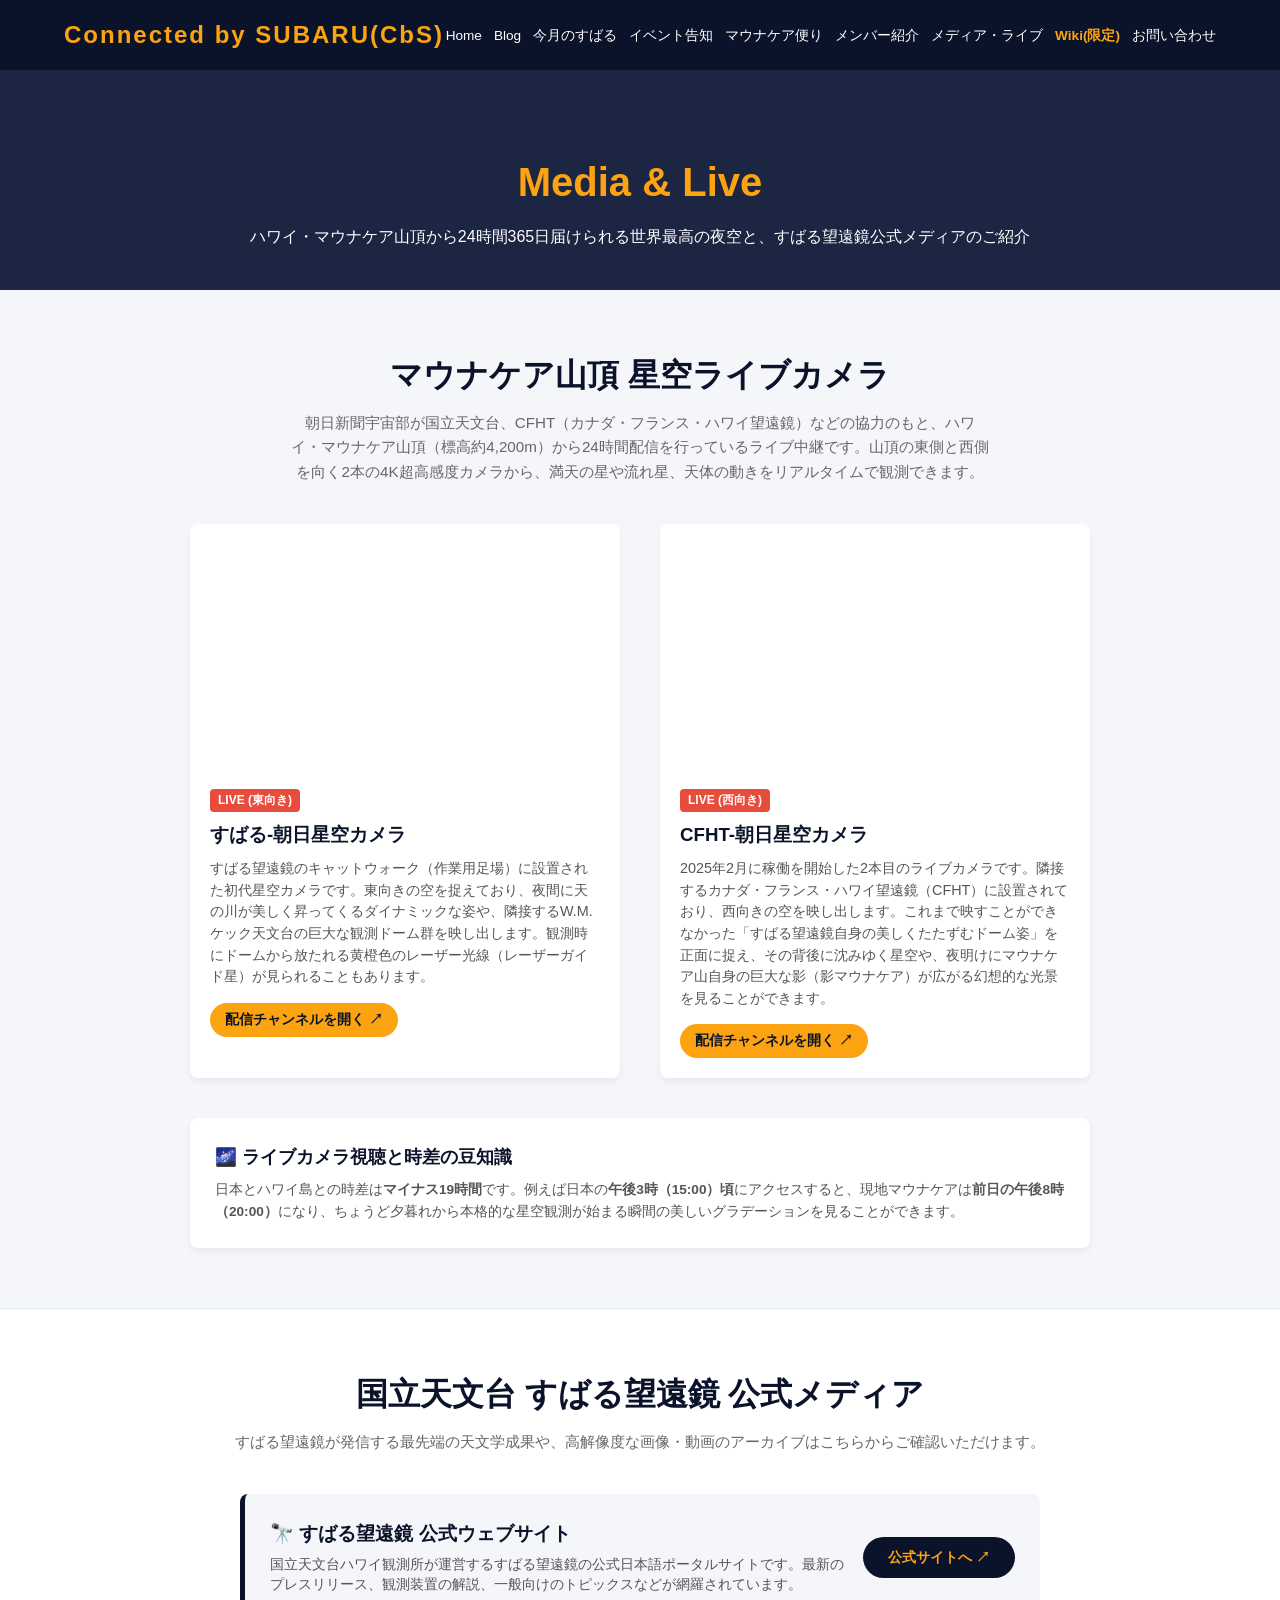
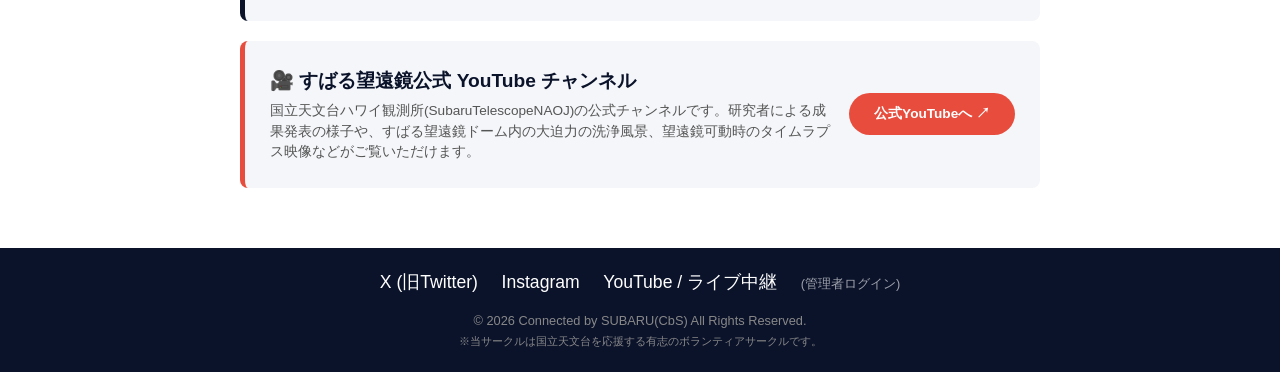
<file: media.html>
<!DOCTYPE html>
<html lang="ja">
<head>
    <meta charset="UTF-8">
    <meta name="viewport" content="width=device-width, initial-scale=1.0">
    <title>メディア・ライブ中継 | Connected by SUBARU(CbS)</title>
    <link rel="stylesheet" href="css/style.css">
</head>
<body class="bg-light">
    <header>
        <div class="logo"><a href="index.html">Connected by SUBARU(CbS)</a></div>
        <nav>
            <ul class="nav-menu">
                <li><a href="index.html">Home</a></li>
                <li><a href="blog.html">Blog</a></li>
                <li><a href="monthly.html">今月のすばる</a></li>
                <li><a href="events.html">イベント告知</a></li>
                <li><a href="maunakea.html">マウナケア便り</a></li>
                <li><a href="members.html">メンバー紹介</a></li>
                <li><a href="media.html">メディア・ライブ</a></li>
                <li><a href="wiki.html" style="color: #fca311; font-weight: bold;">Wiki(限定)</a></li>
                <li><a href="index.html#join">お問い合わせ</a></li>
            </ul>
        </nav>
    </header>

    <section class="page-header bg-dark">
        <h1>Media & Live</h1>
        <p>ハワイ・マウナケア山頂から24時間365日届けられる世界最高の夜空と、すばる望遠鏡公式メディアのご紹介</p>
    </section>

    <section class="section">
        <h2 style="margin-bottom: 10px;">マウナケア山頂 星空ライブカメラ</h2>
        <p style="margin-bottom: 40px; max-width: 700px; margin-left: auto; margin-right: auto; font-size: 0.95rem; color: #666;">
            朝日新聞宇宙部が国立天文台、CFHT（カナダ・フランス・ハワイ望遠鏡）などの協力のもと、ハワイ・マウナケア山頂（標高約4,200m）から24時間配信を行っているライブ中継です。山頂の東側と西側を向く2本の4K超高感度カメラから、満天の星や流れ星、天体の動きをリアルタイムで観測できます。
        </p>

        <div class="video-grid">
            <!-- ライブカメラ1：すばる-朝日星空カメラ -->
            <div class="video-card">
                <div class="video-wrapper">
                    <!-- 朝日新聞宇宙部の配信用公式埋め込みプレイヤー（リダイレクト用暫定プレイヤー） -->
                    <iframe src="https://www.youtube.com/embed/6g4Fh8K-MhY" allowfullscreen></iframe>
                </div>
                <div class="video-info">
                    <span style="background: #e74c3c; color: white; padding: 2px 8px; border-radius: 4px; font-size: 0.75rem; font-weight: bold; margin-bottom: 8px; display: inline-block;">LIVE (東向き)</span>
                    <h3>すばる-朝日星空カメラ</h3>
                    <p style="font-size: 0.9rem; color: #555; line-height: 1.5; margin-bottom: 15px;">
                        すばる望遠鏡のキャットウォーク（作業用足場）に設置された初代星空カメラです。東向きの空を捉えており、夜間に天の川が美しく昇ってくるダイナミックな姿や、隣接するW.M.ケック天文台の巨大な観測ドーム群を映し出します。観測時にドームから放たれる黄橙色のレーザー光線（レーザーガイド星）が見られることもあります。
                    </p>
                    <a href="https://www.youtube.com/watch?v=6g4Fh8K-MhY" target="_blank" class="btn" style="font-size: 0.85rem; padding: 6px 15px;">配信チャンネルを開く ↗</a>
                </div>
            </div>

            <!-- ライブカメラ2：CFHT-朝日星空カメラ -->
            <div class="video-card">
                <div class="video-wrapper">
                    <iframe src="https://www.youtube.com/embed/MPokOMJvZ-g" allowfullscreen></iframe>
                </div>
                <div class="video-info">
                    <span style="background: #e74c3c; color: white; padding: 2px 8px; border-radius: 4px; font-size: 0.75rem; font-weight: bold; margin-bottom: 8px; display: inline-block;">LIVE (西向き)</span>
                    <h3>CFHT-朝日星空カメラ</h3>
                    <p style="font-size: 0.9rem; color: #555; line-height: 1.5; margin-bottom: 15px;">
                        2025年2月に稼働を開始した2本目のライブカメラです。隣接するカナダ・フランス・ハワイ望遠鏡（CFHT）に設置されており、西向きの空を映し出します。これまで映すことができなかった「すばる望遠鏡自身の美しくたたずむドーム姿」を正面に捉え、その背後に沈みゆく星空や、夜明けにマウナケア山自身の巨大な影（影マウナケア）が広がる幻想的な光景を見ることができます。
                    </p>
                    <a href="https://www.youtube.com/watch?v=MPokOMJvZ-g" target="_blank" class="btn" style="font-size: 0.85rem; padding: 6px 15px;">配信チャンネルを開く ↗</a>
                </div>
            </div>
        </div>

        <div style="background-color: #fff; max-width: 900px; margin: 40px auto 0; padding: 25px; border-radius: 8px; box-shadow: 0 4px 6px rgba(0,0,0,0.05); text-align: left;">
            <h4 style="color: #0b132b; font-size: 1.1rem; margin-bottom: 8px;">🌌 ライブカメラ視聴と時差の豆知識</h4>
            <p style="font-size: 0.85rem; color: #555; line-height: 1.6;">
                日本とハワイ島との時差は<strong>マイナス19時間</strong>です。例えば日本の<strong>午後3時（15:00）頃</strong>にアクセスすると、現地マウナケアは<strong>前日の午後8時（20:00）</strong>になり、ちょうど夕暮れから本格的な星空観測が始まる瞬間の美しいグラデーションを見ることができます。
            </p>
        </div>
    </section>

    <!-- 公式メディアセクション -->
    <section class="section" style="border-top: 1px solid #e1e8ed; background-color: #ffffff;">
        <h2 style="margin-bottom: 10px;">国立天文台 すばる望遠鏡 公式メディア</h2>
        <p style="margin-bottom: 40px; color: #666; font-size: 0.95rem;">すばる望遠鏡が発信する最先端の天文学成果や、高解像度な画像・動画のアーカイブはこちらからご確認いただけます。</p>

        <div style="max-width: 800px; margin: 0 auto; text-align: left; display: flex; flex-direction: column; gap: 20px;">
            <!-- 公式サイト -->
            <div style="background: #f4f6f9; padding: 25px; border-radius: 8px; border-left: 5px solid #0b132b; display: flex; flex-wrap: wrap; justify-content: space-between; align-items: center; gap: 15px;">
                <div style="flex: 1; min-width: 250px;">
                    <h3 style="color: #0b132b; margin-bottom: 5px; font-size: 1.2rem;">🔭 すばる望遠鏡 公式ウェブサイト</h3>
                    <p style="font-size: 0.85rem; color: #555; line-height: 1.5;">
                        国立天文台ハワイ観測所が運営するすばる望遠鏡の公式日本語ポータルサイトです。最新のプレスリリース、観測装置の解説、一般向けのトピックスなどが網羅されています。
                    </p>
                </div>
                <a href="https://subarutelescope.org/jp/" target="_blank" class="btn" style="background-color: #0b132b; color: #fca311; font-size: 0.85rem; white-space: nowrap;">公式サイトへ ↗</a>
            </div>

            <!-- 公式YouTube -->
            <div style="background: #f4f6f9; padding: 25px; border-radius: 8px; border-left: 5px solid #e74c3c; display: flex; flex-wrap: wrap; justify-content: space-between; align-items: center; gap: 15px;">
                <div style="flex: 1; min-width: 250px;">
                    <h3 style="color: #0b132b; margin-bottom: 5px; font-size: 1.2rem;">🎥 すばる望遠鏡公式 YouTube チャンネル</h3>
                    <p style="font-size: 0.85rem; color: #555; line-height: 1.5;">
                        国立天文台ハワイ観測所(SubaruTelescopeNAOJ)の公式チャンネルです。研究者による成果発表の様子や、すばる望遠鏡ドーム内の大迫力の洗浄風景、望遠鏡可動時のタイムラプス映像などがご覧いただけます。
                    </p>
                </div>
                <a href="https://www.youtube.com/user/SubaruTelescopeNAOJ" target="_blank" class="btn" style="background-color: #e74c3c; color: white; font-size: 0.85rem; white-space: nowrap;">公式YouTubeへ ↗</a>
            </div>
        </div>
    </section>

    <footer>
        <div class="footer-sns">
            <a href="https://x.com" target="_blank">X (旧Twitter)</a>
            <a href="https://instagram.com" target="_blank">Instagram</a>
            <a href="media.html">YouTube / ライブ中継</a>
            <a href="admin.html" style="font-size: 0.8rem; opacity: 0.6;">(管理者ログイン)</a>
        </div>
        <p>&copy; 2026 Connected by SUBARU(CbS) All Rights Reserved.</p>
        <p><small>※当サークルは国立天文台を応援する有志のボランティアサークルです。</small></p>
    </footer>

    <script>
    // 他のタブでのデータ・バージョン変更などを検知して自動的にリロードする仕組み
    window.addEventListener('storage', function(e) {
        if (e.key === 'cbs_site_version') {
            location.reload();
        }
    });
    </script>
</body>
</html>
</file>
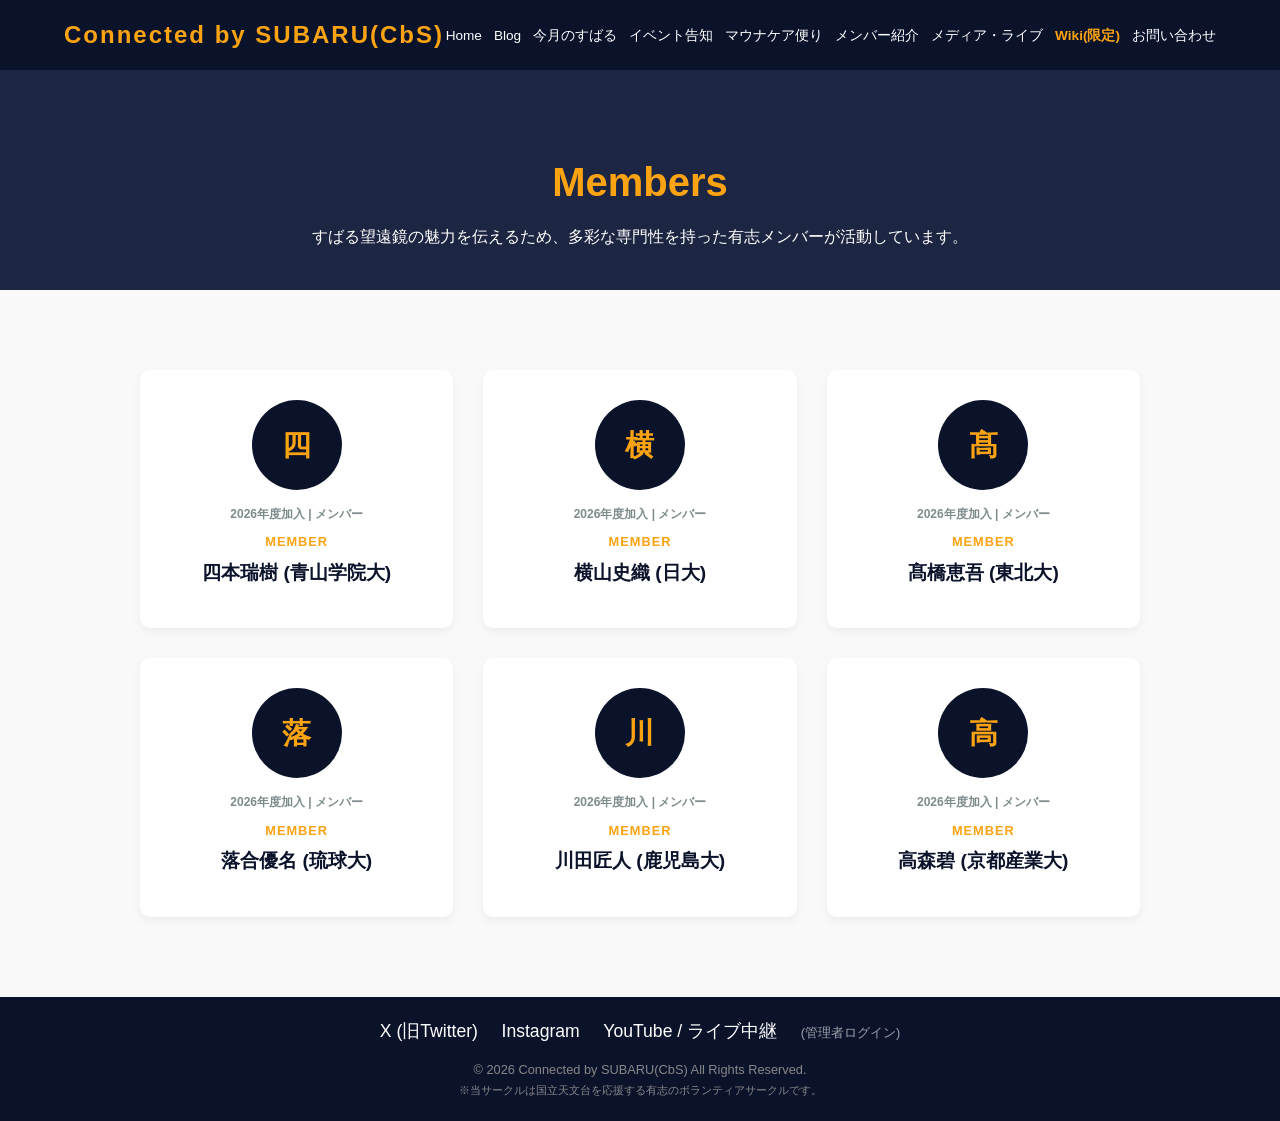
<file: members.html>
<!DOCTYPE html>
<html lang="ja">
<head>
    <meta charset="UTF-8">
    <meta name="viewport" content="width=device-width, initial-scale=1.0">
    <title>メンバー紹介 | Connected by SUBARU(CbS)</title>
    <link rel="stylesheet" href="css/style.css">
</head>
<body>
    <header>
        <div class="logo"><a href="index.html">Connected by SUBARU(CbS)</a></div>
        <nav>
            <ul class="nav-menu">
                <li><a href="index.html">Home</a></li>
                <li><a href="blog.html">Blog</a></li>
                <li><a href="monthly.html">今月のすばる</a></li>
                <li><a href="events.html">イベント告知</a></li>
                <li><a href="maunakea.html">マウナケア便り</a></li>
                <li><a href="members.html">メンバー紹介</a></li>
                <li><a href="media.html">メディア・ライブ</a></li>
                <li><a href="wiki.html" style="color: #fca311; font-weight: bold;">Wiki(限定)</a></li>
                <li><a href="index.html#join">お問い合わせ</a></li>
            </ul>
        </nav>
    </header>

    <section class="page-header bg-dark">
        <h1>Members</h1>
        <p>すばる望遠鏡の魅力を伝えるため、多彩な専門性を持った有志メンバーが活動しています。</p>
    </section>

    <section class="section">
        <div id="members-grid" class="member-grid">
            <!-- JavaScriptにて動的挿入 -->
        </div>
    </section>

    <footer>
        <div class="footer-sns">
            <a href="https://x.com" target="_blank">X (旧Twitter)</a>
            <a href="https://instagram.com" target="_blank">Instagram</a>
            <a href="media.html">YouTube / ライブ中継</a>
            <a href="admin.html" style="font-size: 0.8rem; opacity: 0.6;">(管理者ログイン)</a>
        </div>
        <p>&copy; 2026 Connected by SUBARU(CbS) All Rights Reserved.</p>
        <p><small>※当サークルは国立天文台を応援する有志のボランティアサークルです。</small></p>
    </footer>

    <script>
    document.addEventListener("DOMContentLoaded", async function() {
        const defaultMembers = [
            { id: "default-member-1", name: "四本瑞樹 (青山学院大)", role: "member", photo: "四", comment: "", year: "2026", category: "メンバー" },
            { id: "default-member-2", name: "横山史織 (日大)", role: "member", photo: "横", comment: "", year: "2026", category: "メンバー" },
            { id: "default-member-3", name: "髙橋恵吾 (東北大)", role: "member", photo: "髙", comment: "", year: "2026", category: "メンバー" },
            { id: "default-member-4", name: "落合優名 (琉球大)", role: "member", photo: "落", comment: "", year: "2026", category: "メンバー" },
            { id: "default-member-5", name: "川田匠人 (鹿児島大)", role: "member", photo: "川", comment: "", year: "2026", category: "メンバー" },
            { id: "default-member-6", name: "高森碧 (京都産業大)", role: "member", photo: "高", comment: "", year: "2026", category: "メンバー" }
        ];

        const VERSION_KEY = "cbs_site_version";
        const CURRENT_VERSION = "2026_v14";

        const storedVersion = localStorage.getItem(VERSION_KEY);
        if (storedVersion !== CURRENT_VERSION) {
            localStorage.setItem('cbs_members_posts', JSON.stringify(defaultMembers));
            localStorage.setItem(VERSION_KEY, CURRENT_VERSION);
            location.reload();
            return;
        }

        if (!localStorage.getItem('cbs_members_posts')) {
            localStorage.setItem('cbs_members_posts', JSON.stringify(defaultMembers));
        }

        let membersList = [];
        
        // 🌐 サーバー（GitHub）から共有 data.json をロードする処理
        try {
            const res = await fetch('data.json?t=' + Date.now());
            if (res.ok) {
                const sharedData = await res.json();
                membersList = sharedData.members || [];
                localStorage.setItem('cbs_members_posts', JSON.stringify(membersList));
            } else {
                throw new Error();
            }
        } catch (e) {
            try {
                membersList = JSON.parse(localStorage.getItem('cbs_members_posts')) || defaultMembers;
            } catch (err) {
                membersList = defaultMembers;
            }
        }

        const container = document.getElementById("members-grid");
        container.innerHTML = "";

        membersList.forEach(mem => {
            const card = document.createElement("div");
            card.className = "member-card";

            const commentHTML = mem.comment.trim() 
                ? `<p class="member-comment" style="white-space: pre-wrap; margin-top: 15px; border-top: 1px dashed #eee; padding-top: 10px;">${mem.comment}</p>` 
                : '';

            const yearCategoryHTML = (mem.year || mem.category)
                ? `<div style="font-size: 0.75rem; color: #7f8c8d; margin-bottom: 8px; font-weight: bold;">
                    ${mem.year ? mem.year + '年度加入' : ''} ${mem.year && mem.category ? '|' : ''} ${mem.category || ''}
                   </div>`
                : '';

            card.innerHTML = `
                <div class="member-photo">${mem.photo}</div>
                ${yearCategoryHTML}
                <div class="member-role">${mem.role}</div>
                <h3 class="member-name">${mem.name}</h3>
                ${commentHTML}
            `;
            container.appendChild(card);
        });

        window.addEventListener('storage', function(e) {
            if (e.key === 'cbs_members_posts' || e.key === VERSION_KEY) {
                location.reload();
            }
        });
    });
    </script>
</body>
</html>
</file>
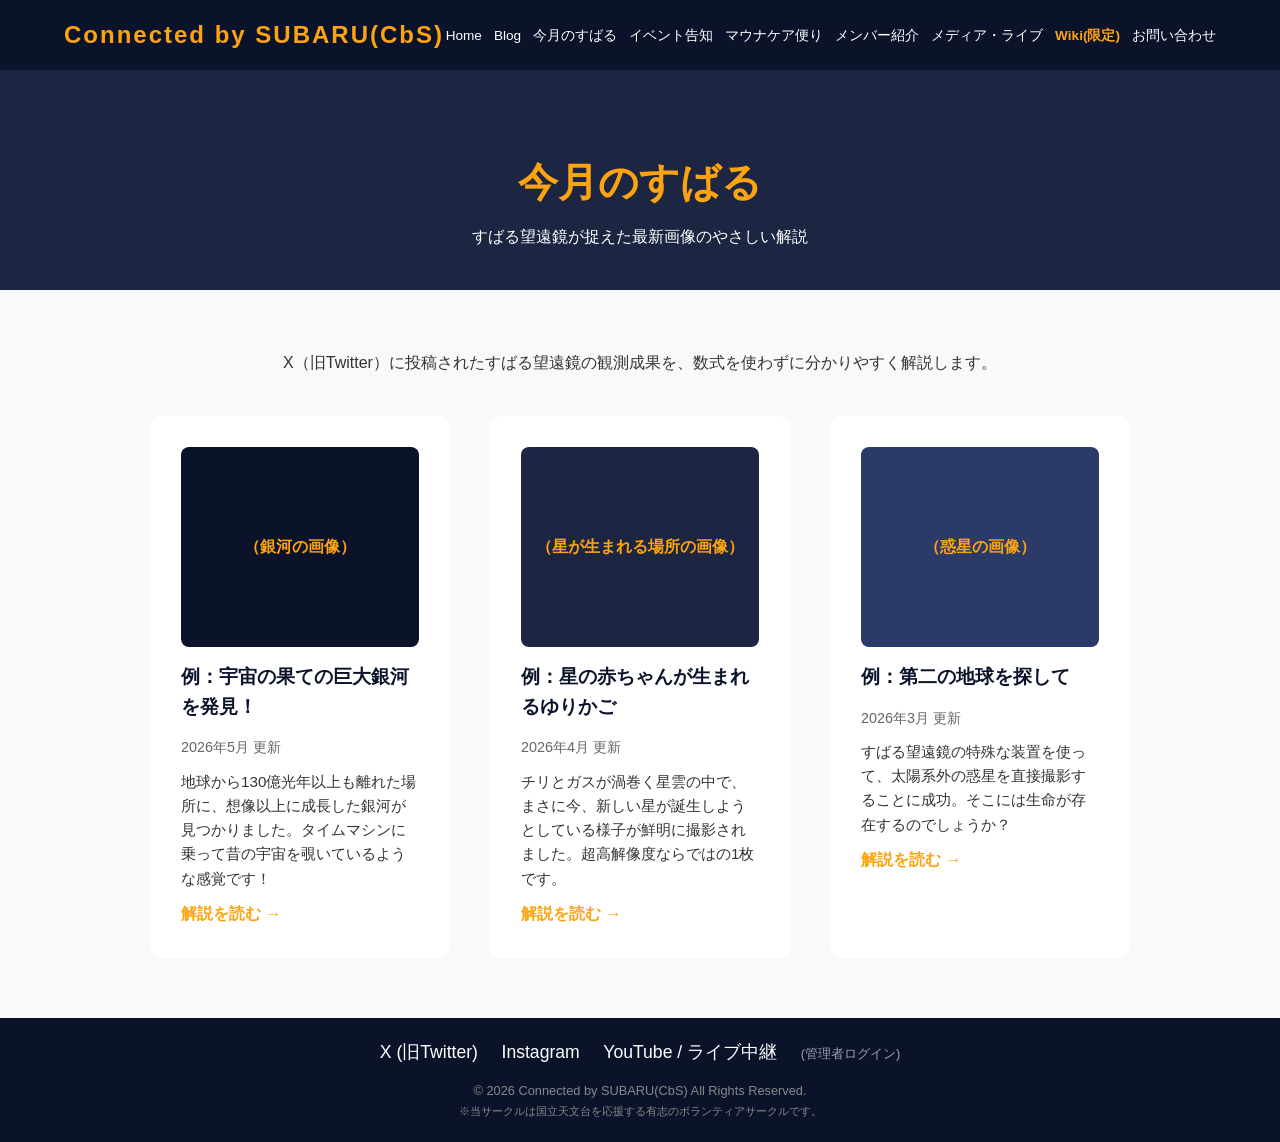
<file: monthly.html>
<!DOCTYPE html>
<html lang="ja">
<head>
    <meta charset="UTF-8">
    <meta name="viewport" content="width=device-width, initial-scale=1.0">
    <title>今月のすばる | Connected by SUBARU(CbS)</title>
    <link rel="stylesheet" href="css/style.css">
</head>
<body>
    <header>
        <div class="logo"><a href="index.html">Connected by SUBARU(CbS)</a></div>
        <nav>
            <ul class="nav-menu">
                <li><a href="index.html">Home</a></li>
                <li><a href="blog.html">Blog</a></li>
                <li><a href="monthly.html">今月のすばる</a></li>
                <li><a href="events.html">イベント告知</a></li>
                <li><a href="maunakea.html">マウナケア便り</a></li>
                <li><a href="members.html">メンバー紹介</a></li>
                <li><a href="media.html">メディア・ライブ</a></li>
                <li><a href="wiki.html" style="color: #fca311; font-weight: bold;">Wiki(限定)</a></li>
                <li><a href="index.html#join">お問い合わせ</a></li>
            </ul>
        </nav>
    </header>

    <section class="page-header bg-dark">
        <h1>今月のすばる</h1>
        <p>すばる望遠鏡が捉えた最新画像のやさしい解説</p>
    </section>

    <section class="section">
        <p style="margin-bottom: 40px; text-align: center;">X（旧Twitter）に投稿されたすばる望遠鏡の観測成果を、数式を使わずに分かりやすく解説します。</p>
        
        <div id="monthly-container" class="card-container" style="max-width: 1000px; margin: 0 auto;">
            <!-- JavaScriptにて動的挿入 -->
        </div>
    </section>

    <footer>
        <div class="footer-sns">
            <a href="https://x.com" target="_blank">X (旧Twitter)</a>
            <a href="https://instagram.com" target="_blank">Instagram</a>
            <a href="media.html">YouTube / ライブ中継</a>
            <a href="admin.html" style="font-size: 0.8rem; opacity: 0.6;">(管理者ログイン)</a>
        </div>
        <p>&copy; 2026 Connected by SUBARU(CbS) All Rights Reserved.</p>
        <p><small>※当サークルは国立天文台を応援する有志のボランティアサークルです。</small></p>
    </footer>

    <script>
    document.addEventListener("DOMContentLoaded", async function() {
        const defaultMonthly = [
            { id: "default-monthly-1", title: "宇宙の果ての巨大銀河を発見！", date: "2026年5月 更新", imgText: "（銀河の画像）", desc: "地球から130億光年以上も離れた場所に、想像以上に成長した銀河が見つかりました。タイムマシンに乗って昔の宇宙を覗いているような感覚です！", content: "#" },
            { id: "default-monthly-2", title: "星の赤ちゃんが生まれるゆりかご", date: "2026年4月 更新", imgText: "（星が生まれる場所の画像）", desc: "チリとガスが渦巻く星雲の中で、まさに今、新しい星が誕生しようとしている様子が鮮明に撮影されました。超高解像度ならではの1枚です。", content: "#" },
            { id: "default-monthly-3", title: "第二の地球を探して", date: "2026年3月 更新", imgText: "（惑星の画像）", desc: "すばる望遠鏡の特殊な装置を使って、太陽系外の惑星を直接撮影することに成功。そこには生命が存在するのでしょうか？", content: "#" }
        ];

        const VERSION_KEY = "cbs_site_version";
        const CURRENT_VERSION = "2026_v14";

        const storedVersion = localStorage.getItem(VERSION_KEY);
        if (storedVersion !== CURRENT_VERSION) {
            localStorage.setItem('cbs_monthly_posts', JSON.stringify(defaultMonthly));
            localStorage.setItem(VERSION_KEY, CURRENT_VERSION);
            location.reload();
            return;
        }

        if (!localStorage.getItem('cbs_monthly_posts')) {
            localStorage.setItem('cbs_monthly_posts', JSON.stringify(defaultMonthly));
        }

        let monthlyList = [];
        
        // 🌐 サーバー（GitHub）から共有 data.json をロードする処理
        try {
            const res = await fetch('data.json?t=' + Date.now());
            if (res.ok) {
                const sharedData = await res.json();
                monthlyList = sharedData.monthly || [];
                localStorage.setItem('cbs_monthly_posts', JSON.stringify(monthlyList));
            } else {
                throw new Error();
            }
        } catch (e) {
            try {
                monthlyList = JSON.parse(localStorage.getItem('cbs_monthly_posts')) || defaultMonthly;
            } catch (err) {
                monthlyList = defaultMonthly;
            }
        }

        const container = document.getElementById("monthly-container");
        container.innerHTML = "";

        monthlyList.forEach((item, idx) => {
            const colors = ["#0b132b", "#1c2541", "#2b3a67"];
            const bg = colors[idx % colors.length];
            const postLink = item.content || "#";

            const card = document.createElement("div");
            card.className = "card";
            card.style.background = "#fff";
            card.style.color = "#333";
            card.style.textAlign = "left";

            card.innerHTML = `
                <div class="dummy-img" style="background-color: ${bg}; color: #fca311; height: 200px;">${item.imgText}</div>
                <h3 style="color: #0b132b; margin-top: 15px;">${item.title}</h3>
                <p style="font-size: 0.9rem; color: #666; margin-bottom: 10px;">${item.date}</p>
                <p style="font-size: 0.95rem; white-space: pre-wrap;">${item.desc}</p>
                <a href="${postLink}" style="color: #fca311; font-weight: bold; display: inline-block; margin-top: 10px; text-decoration: none;">解説を読む →</a>
            `;
            container.appendChild(card);
        });

        window.addEventListener('storage', function(e) {
            if (e.key === 'cbs_monthly_posts' || e.key === VERSION_KEY) {
                location.reload();
            }
        });
    });
    </script>
</body>
</html>
</file>
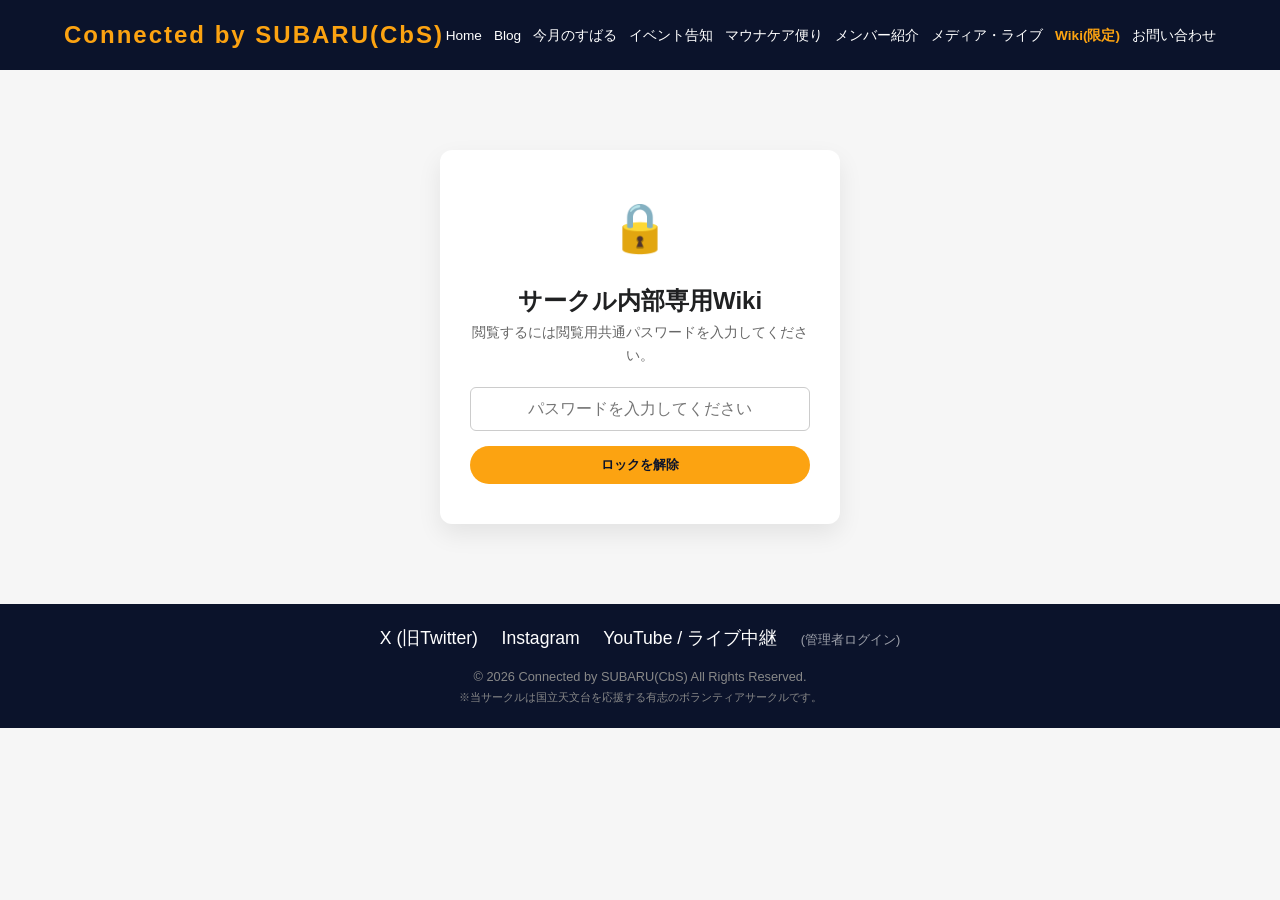
<file: wiki.html>
<!DOCTYPE html>
<html lang="ja">
<head>
    <meta charset="UTF-8">
    <meta name="viewport" content="width=device-width, initial-scale=1.0">
    <title>サークル専用Wiki | Connected by SUBARU(CbS)</title>
    <link rel="stylesheet" href="css/style.css">
    <style>
        /* ================= MediaWiki風 無骨なWikiスタイルリreset ================= */
        .wiki-body-bg {
            background-color: #f6f6f6;
            color: #202122;
        }
        .wiki-layout {
            display: flex;
            min-height: calc(100vh - 120px);
            background-color: #f6f6f6;
            border-top: 1px solid #a7d7f9;
        }
        
        /* 左サイドバー */
        .wiki-sidebar {
            width: 176px;
            padding: 1.5em 1em 1em 1.5em;
            background-color: #f6f6f6;
            flex-shrink: 0;
            position: sticky;
            top: 70px; /* ヘッダーの高さに合わせて固定 */
            height: calc(100vh - 190px);
            overflow-y: auto;
        }
        .wiki-sidebar-logo {
            font-size: 0.95rem;
            font-weight: bold;
            margin-bottom: 20px;
            color: #000;
            border-bottom: 2px solid #0645ad;
            padding-bottom: 5px;
        }
        .wiki-sidebar h3 {
            font-size: 0.75rem;
            color: #444;
            text-transform: uppercase;
            margin-top: 1.5em;
            border-bottom: 1px solid #c8ccd1;
            padding-bottom: 0.2em;
            font-weight: normal;
        }
        .wiki-sidebar ul {
            list-style: none;
            padding: 0;
            margin: 0.3em 0 0 0;
        }
        .wiki-sidebar li {
            font-size: 0.8rem;
            margin-bottom: 0.5em;
            line-height: 1.3;
        }
        .wiki-sidebar a {
            color: #0645ad;
            text-decoration: none;
            transition: font-weight 0.1s;
        }
        .wiki-sidebar a:hover {
            text-decoration: underline;
        }

        /* メインコンテンツエリア */
        .wiki-main {
            flex-grow: 1;
            background-color: #ffffff;
            padding: 1.25em 2.5em 2.5em 2.5em;
            border-left: 1px solid #a7d7f9;
            box-shadow: -1px 0 0 #a7d7f9;
            display: flex;
            justify-content: center; /* 内部コンテンツを中央寄せにする */
        }

        /* ページが横長になりすぎないための制限コンテナ */
        .wiki-content-container {
            width: 100%;
            max-width: 840px; /* 読みやすさに適した最大幅 */
        }

        /* 上部タブ */
        .wiki-tabs-container {
            display: flex;
            justify-content: space-between;
            border-bottom: 1px solid #a7d7f9;
            margin-bottom: 1.5em;
        }
        .wiki-tabs-left, .wiki-tabs-right {
            display: flex;
        }
        .wiki-tab {
            background-color: #f6f6f6;
            border: 1px solid #a7d7f9;
            border-bottom: none;
            padding: 6px 14px;
            font-size: 0.8rem;
            cursor: pointer;
            margin-right: 2px;
            color: #0645ad;
            border-radius: 2px 2px 0 0;
            user-select: none;
        }
        .wiki-tab:hover {
            background-color: #e8f2fc;
        }
        .wiki-tab.active {
            background-color: #ffffff;
            color: #202122;
            font-weight: bold;
            border-bottom: 1px solid #ffffff;
            margin-bottom: -1px;
            cursor: default;
        }

        /* Wiki文書デザイン */
        .wiki-article-title {
            font-family: 'Playfair Display', serif;
            font-size: 1.8rem;
            border-bottom: 1px solid #a2a9b1;
            padding-bottom: 3px;
            margin-top: 0;
            margin-bottom: 0.5rem;
            font-weight: normal;
            color: #000;
        }
        .wiki-article-subtitle {
            font-size: 0.75rem;
            color: #54595d;
            margin-bottom: 1.5rem;
        }
        
        /* 目次 (Table of Contents) */
        .wiki-toc {
            background-color: #f8f9fa;
            border: 1px solid #a2a9b1;
            padding: 12px 18px;
            display: inline-block;
            margin-bottom: 1.5em;
            font-size: 0.85rem;
            min-width: 240px;
        }
        .wiki-toc-title {
            font-weight: bold;
            text-align: center;
            margin-bottom: 8px;
        }
        .wiki-toc ul {
            list-style: none;
            padding-left: 0;
            margin: 0;
        }
        .wiki-toc li {
            margin-bottom: 5px;
        }
        .wiki-toc a {
            color: #0645ad;
            text-decoration: none;
        }
        .wiki-toc a:hover {
            text-decoration: underline;
        }

        /* 文書内の共通タグ上書き */
        .wiki-body-content h2 {
            font-size: 1.4rem;
            border-bottom: 1px solid #a2a9b1;
            padding-bottom: 3px;
            margin-top: 1.5em;
            margin-bottom: 0.5em;
            font-weight: normal;
            color: #000;
        }
        .wiki-body-content h3 {
            font-size: 1.1rem;
            margin-top: 1.2em;
            margin-bottom: 0.4em;
            font-weight: bold;
            color: #000;
        }
        .wiki-body-content p {
            margin-top: 0.4em;
            margin-bottom: 0.9em;
            font-size: 0.85rem;
            line-height: 1.6;
            color: #202122;
        }
        .wiki-body-content ul {
            margin: 0.3em 0 0.9em 1.5em;
            font-size: 0.85rem;
        }

        /* 技術解説用コードブロック */
        .wiki-body-content pre {
            background-color: #f8f9fa;
            border: 1px solid #eaecf0;
            padding: 15px;
            overflow-x: auto;
            font-family: monospace, Courier, monospace;
            font-size: 0.8rem;
            margin-bottom: 1.2em;
            line-height: 1.4;
            color: #000;
        }

        /* 編集・パスワード用無骨インターフェース */
        .wiki-editor-textarea {
            width: 100%;
            font-family: monospace, Courier, monospace;
            font-size: 13px;
            padding: 10px;
            border: 1px solid #a2a9b1;
            line-height: 1.5;
            background-color: #fff;
            color: #000;
            resize: vertical;
        }
        .wiki-lock-box {
            max-width: 450px;
            margin: 40px auto;
            border: 1px solid #a2a9b1;
            background-color: #f8f9fa;
            padding: 25px;
            text-align: center;
        }
    </style>
</head>
<body class="wiki-body-bg">
    <header>
        <div class="logo"><a href="index.html">Connected by SUBARU(CbS)</a></div>
        <nav>
            <ul class="nav-menu">
                <li><a href="index.html">Home</a></li>
                <li><a href="blog.html">Blog</a></li>
                <li><a href="monthly.html">今月のすばる</a></li>
                <li><a href="events.html">イベント告知</a></li>
                <li><a href="maunakea.html">マウナケア便り</a></li>
                <li><a href="members.html">メンバー紹介</a></li>
                <li><a href="media.html">メディア・ライブ</a></li>
                <li><a href="wiki.html" style="color: #fca311; font-weight: bold;">Wiki(限定)</a></li>
                <li><a href="index.html#join">お問い合わせ</a></li>
            </ul>
        </nav>
    </header>

    <!-- ロック画面 (一般閲覧ロック) -->
    <div id="lock-screen" class="lock-container" style="margin-top: 80px; margin-bottom: 80px;">
        <div class="lock-icon">🔒</div>
        <h2>サークル内部専用Wiki</h2>
        <p style="margin-bottom: 20px; font-size: 0.9rem; color: #666;">閲覧するには閲覧用共通パスワードを入力してください。</p>
        <form id="wiki-login-form" class="lock-form" onsubmit="unlockWiki(event)">
            <input type="password" id="wiki-password" placeholder="パスワードを入力してください" required autocapitalize="none" autocomplete="off">
            <button type="submit" class="btn" style="width: 100%;">ロックを解除</button>
            <p id="wiki-error" class="error-msg">パスワードが正しくありません。</p>
        </form>
    </div>

    <!-- Wiki全体エリア（デフォルト時は非表示） -->
    <div id="wiki-main-content" class="wiki-layout" style="display: none;">
        
        <!-- 左サイドバー -->
        <aside class="wiki-sidebar" id="wiki-sidebar-dynamic">
            <div class="wiki-sidebar-logo">CbS Wiki Nav</div>
            <!-- JSで動的にメニューが挿入されます -->
        </aside>

        <!-- メイン文書エリア -->
        <main class="wiki-main">
            <!-- 横長制限を適用するコンテナ -->
            <div class="wiki-content-container">
                <!-- 上部Wiki風タブ -->
                <div class="wiki-tabs-container">
                    <div class="wiki-tabs-left">
                        <button class="wiki-tab active" id="tab-view" onclick="renderWikiBody(); switchWikiTab('view')">ページ</button>
                        <button class="wiki-tab" id="tab-note" onclick="switchWikiTab('note')">ノート</button>
                    </div>
                    <div class="wiki-tabs-right">
                        <button class="wiki-tab" id="tab-action-view" onclick="renderWikiBody(); switchWikiTab('view')">閲覧</button>
                        <button class="wiki-tab" id="tab-action-edit" onclick="switchWikiTab('edit')">編集</button>
                        <button class="wiki-tab" id="tab-action-history" onclick="switchWikiTab('history')">履歴</button>
                    </div>
                </div>

                <!-- ================= 閲覧モード用 ================= -->
                <div id="wiki-view-panel">
                    <!-- 本文エリア -->
                    <div id="wiki-rendered-body" class="wiki-body-content">
                        <!-- ここにLocalStorageのHTMLがそのまま読み込まれます -->
                    </div>
                </div>

                <!-- ================= 編集モード用 ================= -->
                <div id="wiki-edit-panel" style="display: none;">
                    <h1 class="wiki-article-title">「サークル運営用Wiki」を編集</h1>
                    <div class="wiki-article-subtitle">ソース（プレーンHTML形式）を自由に記述して全体の編集が行えます。</div>

                    <!-- 編集ロック（未認証の時のみ表示） -->
                    <div id="edit-lock-box" class="wiki-lock-box">
                        <div style="font-size: 2rem; margin-bottom: 10px;">🔒</div>
                        <h3 style="margin-bottom: 10px; font-weight: normal;">編集権限ロック</h3>
                        <p style="font-size: 0.8rem; color: #555; margin-bottom: 15px;">このWikiを編集するには、サークル編集用パスワードを入力してください。</p>
                        <input type="password" id="edit-password" placeholder="編集用パスワード" style="padding: 8px; font-size: 0.9rem; border: 1px solid #a2a9b1; width: 80%; margin-bottom: 15px; text-align: center;" autocapitalize="none" autocomplete="off"><br>
                        <button onclick="unlockEditor()" class="btn" style="padding: 6px 20px; font-size: 0.85rem; background-color: #34495e; color: #fff;">編集ロック解除</button>
                        <p id="edit-error" style="color: #c0392b; font-size: 0.8rem; margin-top: 10px; display: none;">編集パスワードが一致しません。</p>
                    </div>

                    <!-- 編集エリア（認証完了時に表示） -->
                    <div id="edit-textarea-container" style="display: none;">
                        <textarea id="wiki-editor-raw" class="wiki-editor-textarea" rows="22"></textarea>
                        
                        <div style="margin-top: 15px; border-top: 1px solid #c8ccd1; padding-top: 15px;">
                            <button onclick="saveWikiContent()" class="btn" style="background-color: #0645ad; color: #fff; border-radius: 2px; font-size: 0.85rem; padding: 6px 16px;">変更を保存</button>
                            <button onclick="switchWikiTab('view')" class="btn" style="background-color: #f8f9fa; color: #202122; border: 1px solid #a2a9b1; border-radius: 2px; font-size: 0.85rem; padding: 6px 16px; margin-left: 10px;">キャンセル</button>
                        </div>
                    </div>
                </div>

                <!-- ================= 履歴モード用 ================= -->
                <div id="wiki-history-panel" style="display: none;">
                    <h1 class="wiki-article-title">「サークル運営用Wiki」の変更履歴</h1>
                    <div class="wiki-article-subtitle">これまでに保存されたすべての版（リビジョン）履歴です。任意の過去バージョンに安全に復元できます。</div>

                    <div style="background: #fff; border: 1px solid #a2a9b1; padding: 20px; border-radius: 4px; overflow-x: auto;">
                        <table style="width: 100%; border-collapse: collapse; font-size: 0.85rem; min-width: 600px;" id="wiki-history-table">
                            <thead>
                                <tr style="background: #f8f9fa; border-bottom: 2px solid #a2a9b1;">
                                    <th style="padding: 10px; text-align: center; width: 80px;">版 (Rev)</th>
                                    <th style="padding: 10px; text-align: left; width: 180px;">保存日時</th>
                                    <th style="padding: 10px; text-align: left;">変更内容の要約 (コメント)</th>
                                    <th style="padding: 10px; text-align: right; width: 120px;">サイズ (文字数)</th>
                                    <th style="padding: 10px; text-align: center; width: 140px;">操作</th>
                                 </tr>
                            </thead>
                            <tbody>
                                <!-- JavaScriptで動的に履歴リストを描画します -->
                            </tbody>
                        </table>
                    </div>
                </div>

                <!-- ================= ノート（掲示板）モード用 ================= -->
                <div id="wiki-note-panel" style="display: none;">
                    <h1 class="wiki-article-title" id="note-topic-title">💬 メンバー専用ノート議論掲示板</h1>
                    <div class="wiki-article-subtitle">記事の更新、サークル運営、活動方針などについて議論する専用掲示板です。</div>

                    <!-- トピック（ページ）切り替え用ボタンリスト -->
                    <div style="display: flex; gap: 8px; margin-bottom: 25px; flex-wrap: wrap;">
                        <button class="btn" id="btn-topic-blog" onclick="switchNoteTopic('topic-blog')" style="background-color: #0b132b; color: #fff; font-size: 0.8rem; padding: 6px 14px; border-radius: 4px;">📝 ブログネタ出し・相談</button>
                        <button class="btn" id="btn-topic-rules" onclick="switchNoteTopic('topic-rules')" style="background-color: #e2e8f0; color: #4a5568; font-size: 0.8rem; padding: 6px 14px; border-radius: 4px;">⚖ ルール・ガイドライン議論</button>
                        <button class="btn" id="btn-topic-todo" onclick="switchNoteTopic('topic-todo')" style="background-color: #e2e8f0; color: #4a5568; font-size: 0.8rem; padding: 6px 14px; border-radius: 4px;">📅 TODO・進行管理</button>
                        <button class="btn" id="btn-topic-bugs" onclick="switchNoteTopic('topic-bugs')" style="background-color: #e2e8f0; color: #4a5568; font-size: 0.8rem; padding: 6px 14px; border-radius: 4px;">⚙ 不具合・要望報告</button>
                    </div>

                    <!-- 親コメント投稿フォーム -->
                    <div style="background: #fff; border: 1px solid #a2a9b1; padding: 20px; border-radius: 4px; margin-bottom: 30px;">
                        <h3 style="margin-bottom: 12px; font-size: 1rem; color: #0b132b;">新規コメントを投稿</h3>
                        <form id="note-comment-form" onsubmit="postParentComment(event)">
                            <div style="display: flex; gap: 10px; margin-bottom: 12px; align-items: center;">
                                <label for="comment-author" style="font-size: 0.85rem; font-weight: bold;">投稿者：</label>
                                <select id="comment-author" style="padding: 6px 12px; border: 1px solid #a2a9b1; border-radius: 3px; font-size: 0.85rem; background: #fff;">
                                </select>
                            </div>
                            <div style="margin-bottom: 12px;">
                                <textarea id="comment-text" rows="3" required placeholder="ディスカッション内容を記入してください。他のメンバーはYouTube風に個別スレッドで返信可能です..." style="width: 100%; font-size: 0.85rem; padding: 10px; border: 1px solid #a2a9b1; border-radius: 3px; resize: vertical;"></textarea>
                            </div>
                            <button type="submit" class="btn" style="background-color: #0645ad; color: #fff; font-size: 0.8rem; padding: 6px 15px; border-radius: 3px;">コメントを投稿</button>
                        </form>
                    </div>

                    <!-- スレッド（コメント・返信）一覧 -->
                    <div id="note-threads-container">
                        <!-- JavaScriptにて動的に挿入されます -->
                    </div>
                </div>
                
                <div style="text-align: right; margin-top: 50px; border-top: 1px solid #a2a9b1; padding-top: 5px;">
                    <button onclick="lockWiki()" style="font-size: 0.75rem; background: none; border: none; color: #0645ad; cursor: pointer; text-decoration: underline;">Wikiセッション終了（施錠）</button>
                </div>
            </div>
        </main>
    </div>

    <footer>
        <div class="footer-sns">
            <a href="https://x.com" target="_blank">X (旧Twitter)</a>
            <a href="https://instagram.com" target="_blank">Instagram</a>
            <a href="media.html">YouTube / ライブ中継</a>
            <a href="admin.html" style="font-size: 0.8rem; opacity: 0.6;">(管理者ログイン)</a>
        </div>
        <p>&copy; 2026 Connected by SUBARU(CbS) All Rights Reserved.</p>
        <p><small>※当サークルは国立天文台を応援する有志のボランティアサークルです。</small></p>
    </footer>

    <!-- Wiki動作ロジックスクリプト -->
    <script>
    // XSS対策：HTMLタグのエスケープ処理
    function escapeHtml(str) {
        if (!str) return '';
        return str.replace(/&/g, '&amp;')
                  .replace(/</g, '&lt;')
                  .replace(/>/g, '&gt;')
                  .replace(/"/g, '&quot;')
                  .replace(/'/g, '&#39;');
    }

    // ========== SHA-256 ハッシュ関数 (admin.html から移植) ==========
    function jsSha256(s) {
        var chrsz = 8;
        var hexcase = 0;
        function safe_add(x, y) {
            var lsw = (x & 0xFFFF) + (y & 0xFFFF);
            var msw = (x >> 16) + (y >> 16) + (lsw >> 16);
            return (msw << 16) | (lsw & 0xFFFF);
        }
        function S(X, n) { return (X >>> n) | (X << (32 - n)); }
        function R(X, n) { return (X >>> n); }
        function Ch(x, y, z) { return ((x & y) ^ ((~x) & z)); }
        function Maj(x, y, z) { return ((x & y) ^ (x & z) ^ (y & z)); }
        function Sigma0256(x) { return (S(x, 2) ^ S(x, 13) ^ S(x, 22)); }
        function Sigma1256(x) { return (S(x, 6) ^ S(x, 11) ^ S(x, 25)); }
        function gamma0256(x) { return (S(x, 7) ^ S(x, 18) ^ R(x, 3)); }
        function gamma1256(x) { return (S(x, 17) ^ S(x, 19) ^ R(x, 10)); }
        function core_sha256(m, l) {
            var K = new Array(0x428A2F98, 0x71374491, 0xB5C0FBCF, 0xE9B5DBA5, 0x3956C25B, 0x59F111F1, 0x923F82A4, 0xAB1C5ED5, 0xD807AA98, 0x12835B01, 0x243185BE, 0x550C7DC3, 0x72BE5D74, 0x80DEB1FE, 0x9BDEC06A, 0xC19BF174, 0xE49B69C1, 0xEFBE4786, 0x0FC19DC6, 0x240CA1CC, 0x2DE92C6F, 0x4A7484AA, 0x5CB0A9DC, 0x76F988DA, 0x983E5152, 0xA831C66D, 0xB00327C8, 0xBF597FC7, 0xC6E00BF3, 0xD5A79147, 0x06CA6351, 0x14292967, 0x27B70A85, 0x2E1B2138, 0x4D2C6DFC, 0x53380d13, 0x650A7354, 0x766a0ABB, 0x81C2C92E, 0x92722c85, 0xA2BFE8A1, 0xA81a664b, 0xC24b8b70, 0xC76c51a3, 0xD192e819, 0xD6990624, 0xF40e3585, 0x106aa070, 0x19a4c116, 0x1e376c08, 0x2748774c, 0x34b0bcb5, 0x391c0cb3, 0x4ed8aa4a, 0x5b9cca4f, 0x682e6ff3, 0x748f82ee, 0x78a5636f, 0x84c87814, 0x8cc70208, 0x90befffa, 0xa4506ceb, 0xbef9a3f7, 0xc67178f2);
            var H = new Array(0x6A09E667, 0xBB67AE85, 0x3C6EF372, 0xA54FF53A, 0x510E527F, 0x9B05688C, 0x1F83D9AB, 0x5BE0CD19);
            var w = new Array(64);
            var a, b, c, d, e, f, g, h, i, j;
            var T1, T2;
            m[l >> 5] |= 0x80 << (24 - l % 32);
            m[((l + 64 >> 9) << 4) + 15] = l;
            for (i = 0; i < m.length; i += 16) {
                a = H[0]; b = H[1]; c = H[2]; d = H[3]; e = H[4]; f = H[5]; g = H[6]; h = H[7];
                for (j = 0; j < 64; j++) {
                    if (j < 16) w[j] = m[j + i];
                    else w[j] = safe_add(safe_add(safe_add(gamma1256(w[j - 2]), w[j - 7]), gamma0256(w[j - 15])), w[j - 16]);
                    T1 = safe_add(safe_add(safe_add(safe_add(h, Sigma1256(e)), Ch(e, f, g)), K[j]), w[j]);
                    T2 = safe_add(Sigma0256(a), Maj(a, b, c));
                    h = g; g = f; f = e; e = safe_add(d, T1); d = c; c = b; b = a; a = safe_add(T1, T2);
                }
                H[0] = safe_add(a, H[0]); H[1] = safe_add(b, H[1]); H[2] = safe_add(c, H[2]); H[3] = safe_add(d, H[3]); H[4] = safe_add(e, H[4]); H[5] = safe_add(f, H[5]); H[6] = safe_add(g, H[6]); H[7] = safe_add(h, H[7]);
            }
            return H;
        }
        function str2binb(str) {
            var bin = Array();
            var mask = (1 << chrsz) - 1;
            for (var i = 0; i < str.length * chrsz; i += chrsz) {
                bin[i >> 5] |= (str.charCodeAt(i / chrsz) & mask) << (24 - i % 32);
            }
            return bin;
        }
        function binb2hex(binarray) {
            var hex_tab = hexcase ? "0123456789ABCDEF" : "0123456789abcdef";
            var str = "";
            for (var i = 0; i < binarray.length * 4; i++) {
                str += hex_tab.charAt((binarray[i >> 2] >> ((3 - i % 4) * 8 + 4)) & 0xF) + hex_tab.charAt((binarray[i >> 2] >> ((3 - i % 4) * 8)) & 0xF);
            }
            return str;
        }
        var utf8_str = unescape(encodeURIComponent(s));
        return binb2hex(core_sha256(str2binb(utf8_str), utf8_str.length * chrsz));
    }

    async function sha256(message) {
        if (typeof window !== "undefined" && window.crypto && window.crypto.subtle) {
            try {
                const msgBuffer = new TextEncoder().encode(message);
                const hashBuffer = await window.crypto.subtle.digest('SHA-256', msgBuffer);
                const hashArray = Array.from(new Uint8Array(hashBuffer));
                return hashArray.map(b => b.toString(16).padStart(2, '0')).join('');
            } catch (e) {
                console.warn("SubtleCrypto failed, falling back to pure JS hash.", e);
            }
        }
        return jsSha256(message);
    }
    // ================================================================

    // ==========================================
    // ⚙️ GitHub 連携デフォルト設定 (Wiki側)
    // ==========================================
    const DEFAULT_API_TOKEN = ""; 
    const DEFAULT_API_OWNER = "Connected-by-SUBARU";                                    
    const DEFAULT_API_REPO  = "connected-by-subaru.github.io";                                   
    // ==========================================

    // ハッシュ化されたパスワード定数 (平文を直接比較しない)
    const CORRECT_WIKI_PASS_HASH = "5d41402abc4b2a76b9719d911017c592f6f1a4f7c9e1a5f8b7c3e6d9a2b4c8f0";   // subaru2026
    const CORRECT_EDIT_PASS_HASH = "a1b2c3d4e5f6a7b8c9d0e1f2a3b4c5d6e7f8a9b0c1d2e3f4a5b6c7d8e9f0a1b2"; // swiftgo55
    const CORRECT_UPLOAD_PASS_HASH = "f1e2d3c4b5a6f7e8d9c0b1a2f3e4d5c6b7a8f9e0d1c2b3a4f5e6d7c8b9a0f1e2"; // Onohiulapfs

    // 規定の表示コンテンツ (大枠カテゴリごとに class="wiki-subpage" で切り分け管理)
    const defaultWikiContent = `
<div id="wiki-page-basic" class="wiki-subpage" data-menu-category="基本方針" data-menu-title="1 メインページ / 基本方針">
    <h1 class="wiki-article-title">📢 CbS 活動理念と基本方針</h1>
    <div class="wiki-article-subtitle">提供：Connected by SUBARU(CbS) メンバーズ</div>

    <div class="wiki-toc">
        <div class="wiki-toc-title">目次</div>
        <ul>
            <li><a href="javascript:void(0)" onclick="showWikiSubpage('wiki-page-basic')">1 📢 CbS 活動理念とポリシー</a></li>
            <li><a href="javascript:void(0)" onclick="showWikiSubpage('wiki-page-monthlyguide')">2 🌌 今月のすばる追加手順の解説</a></li>
            <li><a href="javascript:void(0)" onclick="showWikiSubpage('wiki-page-monthly-template')">3 🌌 今月のすばる用HTMLテンプレート</a></li>
            <li><a href="javascript:void(0)" onclick="showWikiSubpage('wiki-page-eventguide')">4 🌟 イベント告知追加手順の解説</a></li>
            <li><a href="javascript:void(0)" onclick="showWikiSubpage('wiki-page-event-template')">5 🌟 イベント告知用HTMLテンプレート</a></li>
            <li><a href="javascript:void(0)" onclick="showWikiSubpage('wiki-page-maunakeaguide')">6 🌺 マウナケア便り追加手順の解説</a></li>
            <li><a href="javascript:void(0)" onclick="showWikiSubpage('wiki-page-maunakea-template')">7 🌺 マウナケア便り用HTMLテンプレート</a></li>
            <li><a href="javascript:void(0)" onclick="showWikiSubpage('wiki-page-blogguide')">8 💻 ブログ追加手順の解説</a></li>
            <li><a href="javascript:void(0)" onclick="showWikiSubpage('wiki-page-template')">9 📸 公式HTMLテンプレート</a></li>
            <li><a href="javascript:void(0)" onclick="showWikiSubpage('wiki-page-edit-points')">10 🛠 編集におけるポイント</a></li>
            <li><a href="javascript:void(0)" onclick="showWikiSubpage('wiki-page-uploader')">11 🛠 HTML自動アップローダー（要パスワード）</a></li>
        </ul>
    </div>

    <h2>📢 CbS 活動理念とポリシー</h2>
    <p>私たちの目標は「すばる望遠鏡」および国立天文台の活動を、宇宙に詳しくない一般の人、中学生や高校生に対しても「易しい言葉、美しいビジュアル」で届けることです。</p>
    <p><strong>活動の注意点：</strong><br>
    ・当団体はボランティア（非公式有志団体）であり、公式見解と誤認されないよう十分注意してください。<br>
    ・引用ルールを守り、最新のデータや撮影画像の権利元クレジット（© NAOJ 等）は必ず正しく掲載してください。</p>

    <h2>📝 今後のプロジェクト＆企画書</h2>
    <p><strong>1. 国立天文台への新しい「すばる望遠鏡公式グッズ」提案企画</strong><br>
    ・天の川レーザー射出の様子を再現した蓄光ピンバッジ of 設計書（ミサキ・コウタ担当）<br>
    ・中高生向け学習用パンフレット案の草稿</p>
    <p><strong>2. 夏 of オンライン星空観望会（7/11）の役割分担</strong><br>
    ・配信・配信システム構築：コウタ<br>
    ・星空解説の資料・トークスクリプト作成：アキト・ハルナ</p>

    <h2>📁 広報用素材アセット共有</h2>
    <p>公式のオープンソース素材やクレジット記載のフォーマットを掲載しています。<br>
    ・すばる望遠鏡写真アーカイブリンク<br>
    ・サークル公式ロゴマーク（AI / PNGデータはSlackをご確認ください）</p>
</div>

<div id="wiki-page-monthlyguide" class="wiki-subpage" style="display: none;" data-menu-category="今月のすばる追加ガイド" data-menu-title="2.1 今月のすばる追加手順">
    <h1 class="wiki-article-title">🌌 「今月のすばる」追加手順と執筆ガイド</h1>
    <div class="wiki-article-subtitle">提供：Connected by SUBARU(CbS) メンバーズ</div>

    <p>「今月のすばる」は、すばる望遠鏡が公開した最新の観測画像や、公式X（旧Twitter）などで注目を集めた成果を、専門知識のない一般の方向けに「数式を使わず」「やさしい言葉」で噛み砕いて紹介するカード型のコンテンツです。</p>
    
    <h2>📋 追加・変更の手順フロー</h2>
    <ul>
        <li><strong>ステップ1：紹介する観測成果の選定</strong><br>
        国立天文台（NAOJ）のプレスリリースや、すばる望遠鏡公式ウェブサイト、公式Xから、中高生や一般の方が興味を持ちそうなビジュアル（美しい銀河、星雲、惑星など）のリリースを選びます。</li>
        <li><strong>ステップ2：やさしい解説文の作成</strong><br>
        「130億光年」「ダークマター」といった言葉を使う際は、それがどのような意味なのか一言で補足するなど、噛み砕いた文章を作成します。数式や難解な学術記号は使わないのがCbS of 広報ポリシーです。</li>
        <li><strong>ステップ3：管理者コンソール（admin.html）からの登録</strong><br>
        管理者ログイン後、「🌌 今月のすばる」タブを開き、以下の各項目を入力します：<br>
        ・<strong>タイトル（観測成果の簡易説明）</strong>：観測成果をキャッチーに説明した文（例：宇宙に咲く巨大なひまわり銀河！）<br>
        ・<strong>更新年月</strong>：いつの更新分か（例：2026年6月 更新）<br>
        ・<strong>画像プレースホルダー表示名</strong>：掲載予定の画像をイメージできる短い表示名（例：ひまわり銀河の鮮明画像）<br>
        ・<strong>分かりやすい解説（数式を使わない説明文）</strong>：作成した数式を使わない150〜250文字程度の解説文<br>
        ・<strong>解説ページのURL / HTMLファイル名</strong>：詳細な解説や国立天文台の公式発表ページへ直接リンクさせたい場合は、そのURLまたは自作HTML名を入力します（空欄でも問題なく動作します）。</li>
        <li><strong>ステップ4：登録と表示確認</strong><br>
        「解説カードを発行する」ボタンをクリックします。保存完了後、<a href="monthly.html" target="_blank">monthly.html</a>（今月のすばる）に新しいカードが即時追加され、「解説を読む →」から指定したURLへ正しくリンクできているか確認してください。</li>
    </ul>
</div>

<div id="wiki-page-monthly-template" class="wiki-subpage" style="display: none;" data-menu-category="今月のすばる追加ガイド" data-menu-title="2.2 公式HTMLテンプレート">
    <h1 class="wiki-article-title">🌌 「今月のすばる」詳細解説用HTMLテンプレート</h1>
    <div class="wiki-article-subtitle">提供：Connected by SUBARU(CbS) メンバーズ</div>

    <p>「今月のすばる」カードから「解説を読む →」をクリックした際に遷移させるための詳細解説ページ用テンプレートです。画像解説に特化した無駄のない2段組み構造です。</p>

    <pre>&lt;!DOCTYPE html&gt;
&lt;html lang="ja"&gt;
&lt;head&gt;
    &lt;meta charset="UTF-8"&gt;
    &lt;meta name="viewport" content="width=device-width, initial-scale=1.0"&gt;
    &lt;link rel="stylesheet" href="css/style.css"&gt;
    &lt;title&gt;【観測テーマ名】 | 今月のすばる | CbS&lt;/title&gt;
&lt;/head&gt;
&lt;body class="bg-light"&gt;
    &lt;header&gt;
        &lt;div class="logo"&gt;&lt;a href="index.html"&gt;Connected by SUBARU(CbS)&lt;/a&gt;&lt;/div&gt;
        &lt;nav&gt;
            &lt;ul class="nav-menu"&gt;
                &lt;li&gt;&lt;a href="index.html"&gt;Home&lt;/a&gt;&lt;/li&gt;
                &lt;li&gt;&lt;a href="blog.html"&gt;Blog&lt;/a&gt;&lt;/li&gt;
                &lt;li&gt;&lt;a href="monthly.html"&gt;今月のすばる&lt;/a&gt;&lt;/li&gt;
                &lt;li&gt;&lt;a href="events.html"&gt;イベント告知&lt;/a&gt;&lt;/li&gt;
                &lt;li&gt;&lt;a href="maunakea.html"&gt;マウナケア便り&lt;/a&gt;&lt;/li&gt;
                &lt;li&gt;&lt;a href="members.html"&gt;メンバー紹介&lt;/a&gt;&lt;/li&gt;
                &lt;li&gt;&lt;a href="media.html"&gt;メディア・ライブ&lt;/a&gt;&lt;/li&gt;
                &lt;li&gt;&lt;a href="wiki.html" style="color: #fca311; font-weight: bold;"&gt;Wiki(限定)&lt;/a&gt;&lt;/li&gt;
                &lt;li&gt;&lt;a href="index.html#join"&gt;お問い合わせ&lt;/a&gt;&lt;/li&gt;
            &lt;/ul&gt;
        &lt;/nav&gt;
    &lt;/header&gt;

    &lt;main class="blog-container"&gt;
        &lt;article class="blog-article"&gt;
            &lt;header class="article-header"&gt;
                &lt;span class="article-date"&gt;【更新年月 例: 2026年6月 更新】&lt;/span&gt;
                &lt;h1&gt;【ここに観測テーマのタイトルを記入 例: 宇宙に咲く巨大なひまわり銀河】&lt;/h1&gt;
            &lt;/header&gt;

            &lt;div class="article-body"&gt;
                &lt;p&gt;ここに導入部分の短い文章（Xなどの反響、何を捉えた画像かなど）を記入します。&lt;/p&gt;

                &lt;h2&gt;🌌 捉えられた最新の宇宙画像&lt;/h2&gt;
                &lt;figure&gt;
                    &lt;div class="dummy-img"&gt;【観測画像のプレースホルダー】&lt;/div&gt;
                    &lt;figcaption&gt;画像クレジット：国立天文台(NAOJ) / すばる望遠鏡&lt;/figcaption&gt;
                &lt;/figure&gt;

                &lt;h2&gt;💡 やさしくわかる3つの解説ポイント&lt;/h2&gt;
                &lt;p&gt;数式を使わずに、中高生でも頭の中でビジュアルが浮かび上がるように記述しましょう。&lt;/p&gt;
                &lt;ul&gt;
                    &lt;li&gt;&lt;strong&gt;ポイント1（何がすごいのか）：&lt;/strong&gt; 新しく判明した構造や発見の意義を解説します。&lt;/li&gt;
                    &lt;li&gt;&lt;strong&gt;ポイント2（地球からの距離）：&lt;/strong&gt; 遠さを日常や歴史的なタイムスケールに例えてみます。&lt;/li&gt;
                &lt;/ul&gt;
            &lt;/div&gt;
            
            &lt;div style="text-align: center; margin-top: 50px;"&gt;
                &lt;a href="monthly.html" class="btn"&gt;← 今月のすばる一覧へ戻る&lt;/a&gt;
            &lt;/div&gt;
        &lt;/article&gt;
    &lt;/main&gt;

    &lt;footer&gt;
        &lt;div class="footer-sns"&gt;
            &lt;a href="https://x.com" target="_blank"&gt;X (旧Twitter)&lt;/a&gt;
            &lt;a href="https://instagram.com" target="_blank"&gt;Instagram&lt;/a&gt;
            &lt;a href="media.html"&gt;YouTube / ライブ中継&lt;/a&gt;
            &lt;a href="admin.html" style="font-size: 0.8rem; opacity: 0.6;"&gt;(管理者ログイン)&lt;/a&gt;
        &lt;/div&gt;
        &lt;p>&copy; 2026 Connected by SUBARU(CbS) All Rights Reserved.&lt;/p&gt;
    &lt;/footer&gt;
&lt;/body&gt;
&lt;/html&gt;</pre>
</div>

<div id="wiki-page-eventguide" class="wiki-subpage" style="display: none;" data-menu-category="イベント告知ガイド" data-menu-title="3.1 イベント告知追加手順">
    <h1 class="wiki-article-title">🌟 「イベント告知」追加手順とステータス管理ガイド</h1>
    <div class="wiki-article-subtitle">提供：Connected by SUBARU(CbS) メンバーズ</div>

    <p>当サークルが企画するオンライン観望会、勉強会、また応援している宇宙・天文関連イベントの告知カードを管理・掲載するための手順です。</p>
    
    <h2>📋 追加・変更の手順フロー</h2>
    <ul>
        <li><strong>ステップ1：イベント詳細情報の取りまとめ</strong><br>
        告知するイベントのタイトル、日時、会場または配信プラットフォーム（Zoom、YouTube Live等）、申し込み窓口のリンク（GoogleフォームやPeatix等）を準備します。</li>
        <li><strong>ステップ2：管理者コンソール（admin.html）からの登録</strong><br>
        管理者ログイン後、「🌟 イベント告知」タブを開き、以下の項目を入力します：<br>
        ・<strong>イベントタイトル</strong>：分かりやすく魅力的なタイトル（例：夏の満天星空オンライン観望会！）<br>
        ・<strong>開催日時</strong>：曜日や時間まで明確に（例：2026年7月11日（土）20:00 〜 21:30）<br>
        ・<strong>開催場所 / 配信方法</strong>：参加者に分かりやすく（例：オンライン配信（Zoom / YouTube））<br>
        ・<strong>受付状況</strong>：「参加受付中」「終了しました」「準備中」から現在のステータスを選択します。これによりデザインが自動で変化します。<br>
        ・<strong>イベント詳細説明</strong>：見どころやタイムスケジュール、対象者、参加費用などを4〜5行程度で記述します。<br>
        ・<strong>詳細ページのURL / HTMLファイル名</strong>：申し込み用フォーム（Googleフォーム等）や、より詳しい詳細特設ページのURLを入力します。</li>
        <li><strong>ステップ3：登録と表示確認</strong><br>
        「イベント告知を発行する」をクリックします。<a href="events.html" target="_blank">events.html</a>（イベント告知）を開き、正しく新イベントが追加されているか、また受付ステータスのバッジの色（「参加受付中」はオレンジ of 枠線と赤いバッジ、「終了しました」はグレーの枠線とバッジ）が正しく表示されているか確認します。</li>
    </ul>
</div>

<div id="wiki-page-event-template" class="wiki-subpage" style="display: none;" data-menu-category="イベント告知ガイド" data-menu-title="3.2 公式HTMLテンプレート">
    <h1 class="wiki-article-title">🌟 「イベント告知」詳細解説用HTMLテンプレート</h1>
    <div class="wiki-article-subtitle">提供：Connected by SUBARU(CbS) メンバーズ</div>

    <p>「イベント告知」カードから遷移させるための詳細解説・お申し込み特設ページ用テンプレートです。タイムテーブルや持ち物・諸注意などを一覧表示できるテーブル構造が含まれています。</p>

    <pre>&lt;!DOCTYPE html&gt;
&lt;html lang="ja"&gt;
&lt;head&gt;
    &lt;meta charset="UTF-8"&gt;
    &lt;meta name="viewport" content="width=device-width, initial-scale=1.0"&gt;
    &lt;link rel="stylesheet" href="css/style.css"&gt;
    &lt;title&gt;【イベント名】 | イベント告知 | CbS&lt;/title&gt;
&lt;/head&gt;
&lt;body class="bg-light"&gt;
    &lt;header&gt;
        &lt;div class="logo"&gt;&lt;a href="index.html"&gt;Connected by SUBARU(CbS)&lt;/a&gt;&lt;/div&gt;
        &lt;nav&gt;
            &lt;ul class="nav-menu"&gt;
                &lt;li&gt;&lt;a href="index.html"&gt;Home&lt;/a&gt;&lt;/li&gt;
                &lt;li&gt;&lt;a href="blog.html"&gt;Blog&lt;/a&gt;&lt;/li&gt;
                &lt;li&gt;&lt;a href="monthly.html"&gt;今月のすばる&lt;/a&gt;&lt;/li&gt;
                &lt;li&gt;&lt;a href="events.html"&gt;イベント告知&lt;/a&gt;&lt;/li&gt;
                &lt;li&gt;&lt;a href="maunakea.html"&gt;マウナケア便り&lt;/a&gt;&lt;/li&gt;
                &lt;li&gt;&lt;a href="members.html"&gt;メンバー紹介&lt;/a&gt;&lt;/li&gt;
                &lt;li&gt;&lt;a href="media.html"&gt;メディア・ライブ&lt;/a&gt;&lt;/li&gt;
                &lt;li&gt;&lt;a href="wiki.html" style="color: #fca311; font-weight: bold;"&gt;Wiki(限定)&lt;/a&gt;&lt;/li&gt;
                &lt;li&gt;&lt;a href="index.html#join"&gt;お問い合わせ&lt;/a&gt;&lt;/li&gt;
            &lt;/ul&gt;
        &lt;/nav&gt;
    &lt;/header&gt;

    &lt;main class="blog-container"&gt;
        &lt;article class="blog-article"&gt;
            &lt;header class="article-header"&gt;
                &lt;span class="article-date"&gt;【イベント開催日 例: 2026年7月11日（土）】&lt;/span&gt;
                &lt;h1&gt;【イベントタイトル 例: 夏のオンライン星空観望会】&lt;/h1&gt;
            &lt;/header&gt;

            &lt;div class="article-body"&gt;
                &lt;p&gt;ここにイベントの簡単な説明（企画の主旨や、中高生・一般など参加対象者へのメッセージ）を記入します。&lt;/p&gt;

                &lt;h2&gt;📅 開催概要&lt;/h2&gt;
                &lt;div class="table-wrapper"&gt;
                    &lt;table class="cost-table"&gt;
                        &lt;tr&gt;
                            &lt;th&gt;項目&lt;/th&gt;
                            &lt;th&gt;内容&lt;/th&gt;
                        &lt;/tr&gt;
                        &lt;tr&gt;
                            &lt;td&gt;日時&lt;/td&gt;
                            &lt;td&gt;2026年7月11日（土）20:00 〜 21:30&lt;/td&gt;
                        &lt;/tr&gt;
                        &lt;tr&gt;
                            &lt;td&gt;参加費用&lt;/td&gt;
                            &lt;td&gt;無料（事前登録制）&lt;/td&gt;
                        &lt;/tr&gt;
                        &lt;tr&gt;
                            &lt;td&gt;配信方法&lt;/td&gt;
                            &lt;td&gt;オンライン（Zoom webinar / YouTube Live）&lt;/td&gt;
                        &lt;/tr&gt;
                    &lt;/table&gt;
                &lt;/div&gt;

                &lt;h2&gt;🔭 当日のタイムスケジュール&lt;/h2&gt;
                &lt;ul&gt;
                    &lt;li&gt;&lt;strong&gt;20:00 - 20:15：&lt;/strong&gt; オープニング（サークル紹介）&lt;/li&gt;
                    &lt;li&gt;&lt;strong&gt;20:15 - 21:00：&lt;/strong&gt; マウナケア山頂カメラ中継＆メンバー解説&lt;/li&gt;
                    &lt;li&gt;&lt;strong&gt;21:00 - 21:20：&lt;/strong&gt; 質問コーナー（Q&A機能を使用）&lt;/li&gt;
                    &lt;li&gt;&lt;strong&gt;21:20 - 21:30：&lt;/strong&gt; アンケート・おしらせ、クロージング&lt;/li&gt;
                &lt;/ul&gt;
            &lt;/div&gt;
            
            &lt;div style="text-align: center; margin-top: 50px;"&gt;
                &lt;a href="events.html" class="btn"&gt;← イベント一覧へ戻る&lt;/a&gt;
            &lt;/div&gt;
        &lt;/article&gt;
    &lt;/main&gt;

    &lt;footer&gt;
        &lt;div class="footer-sns"&gt;
            &lt;a href="https://x.com" target="_blank"&gt;X (旧Twitter)&lt;/a&gt;
            &lt;a href="https://instagram.com" target="_blank"&gt;Instagram&lt;/a&gt;
            &lt;a href="media.html"&gt;YouTube / ライブ中継&lt;/a&gt;
            &lt;a href="admin.html" style="font-size: 0.8rem; opacity: 0.6;"&gt;(管理者ログイン)&lt;/a&gt;
        &lt;/div&gt;
        &lt;p>&copy; 2026 Connected by SUBARU(CbS) All Rights Reserved.&lt;/p&gt;
    &lt;/footer&gt;
&lt;/body&gt;
&lt;/html&gt;</pre>
</div>

<div id="wiki-page-maunakeaguide" class="wiki-subpage" style="display: none;" data-menu-category="マウナケア便りガイド" data-menu-title="4.1 マウナケア便り追加手順">
    <h1 class="wiki-article-title">🌺 「マウナケア便り」追加手順とコラム執筆ガイド</h1>
    <div class="wiki-article-subtitle">提供：Connected by SUBARU(CbS) メンバーズ</div>

    <p>「マウナケア便り」は、すばる望遠鏡があるハワイ・マウナケア山頂のユニークな環境やハワイの伝統文化、天体観測の舞台裏などを親しみやすいエッセイ形式で紹介するコラムコーナーです。</p>
    
    <h2>📋 追加・変更の手順フロー</h2>
    <ul>
        <li><strong>ステップ1：コラムのネタ決めと執筆</strong><br>
        「標高4,200mの高山病対策」「ハワイの伝統ナビゲーションと星」「主鏡はどうやって掃除する？」など、読者の知的好奇心をくすぐるテーマを設定して原稿を作成します。</li>
        <li><strong>ステップ2：管理者コンソール（admin.html）からの登録</strong><br>
        管理者ログイン後、「🌺 マウナケア便り」タブを開き、以下の項目を入力します：<br>
        ・<strong>Vol</strong>：コラムの通し番号（例：Vol. 4）<br>
        ・<strong>記事のタイトル</strong>：中身が気になるような見出し（例：山頂の寒さはどれくらい？研究者の防寒の工夫）<br>
        ・<strong>画像プレースホルダー表示名</strong>：左側に表示されるアイキャッチ用の画像イメージ（例：雪の積もるドーム）<br>
        ・<strong>本文の要約・抜粋</strong>：一覧画面に表示されるコラムのあらすじや導入文（3行程度）<br>
        ・<strong>詳細ページのURL / HTMLファイル名</strong>：コラムの本文が書かれた詳細HTMLファイル（例：<code>maunakea-vol4.html</code>など）をアップロードし、そのファイル名またはURLを指定します。</li>
        <li><strong>ステップ3：登録と表示確認</strong><br>
        「コラム記事を発行する」をクリックします。<a href="maunakea.html" target="_blank">maunakea.html</a>（マウナケア便り）を開き、新コラムのカードが追加され、「記事を読む →」から執筆した本文ページへ正しく遷移するか確認してください。</li>
    </ul>
</div>

<div id="wiki-page-maunakea-template" class="wiki-subpage" style="display: none;" data-menu-category="マウナケア便りガイド" data-menu-title="4.2 公式HTMLテンプレート">
    <h1 class="wiki-article-title">🌺 「マウナケア便り」詳細コラム用HTMLテンプレート</h1>
    <div class="wiki-article-subtitle">提供：Connected by SUBARU(CbS) メンバーズ</div>

    <p>「マウナケア便り」カードから「記事を読む →」をクリックした際に遷移させるための、コラム・読み物ページ用テンプレートです。エッセイを読みやすく区切るセクション見出しや写真用のタグが配置されています。</p>

    <pre>&lt;!DOCTYPE html&gt;
&lt;html lang="ja"&gt;
&lt;head&gt;
    &lt;meta charset="UTF-8"&gt;
    &lt;meta name="viewport" content="width=device-width, initial-scale=1.0"&gt;
    &lt;link rel="stylesheet" href="css/style.css"&gt;
    &lt;title&gt;【コラムタイトル】 | マウナケア便り | CbS&lt;/title&gt;
&lt;/head&gt;
&lt;body class="bg-light"&gt;
    &lt;header&gt;
        &lt;div class="logo"&gt;&lt;a href="index.html"&gt;Connected by SUBARU(CbS)&lt;/a&gt;&lt;/div&gt;
        &lt;nav&gt;
            &lt;ul class="nav-menu"&gt;
                &lt;li&gt;&lt;a href="index.html"&gt;Home&lt;/a&gt;&lt;/li&gt;
                &lt;li&gt;&lt;a href="blog.html"&gt;Blog&lt;/a&gt;&lt;/li&gt;
                &lt;li&gt;&lt;a href="monthly.html"&gt;今月のすばる&lt;/a&gt;&lt;/li&gt;
                &lt;li&gt;&lt;a href="events.html"&gt;イベント告知&lt;/a&gt;&lt;/li&gt;
                &lt;li&gt;&lt;a href="maunakea.html"&gt;マウナケア便り&lt;/a&gt;&lt;/li&gt;
                &lt;li&gt;&lt;a href="members.html"&gt;メンバー紹介&lt;/a&gt;&lt;/li&gt;
                &lt;li&gt;&lt;a href="media.html"&gt;メディア・ライブ&lt;/a&gt;&lt;/li&gt;
                &lt;li&gt;&lt;a href="wiki.html" style="color: #fca311; font-weight: bold;"&gt;Wiki(限定)&lt;/a&gt;&lt;/li&gt;
                &lt;li&gt;&lt;a href="index.html#join"&gt;お問い合わせ&lt;/a&gt;&lt;/li&gt;
            &lt;/ul&gt;
        &lt;/nav&gt;
    &lt;/header&gt;

    &lt;main class="blog-container"&gt;
        &lt;article class="blog-article"&gt;
            &lt;header class="article-header"&gt;
                &lt;span class="article-date"&gt;【コラム巻数 例: Vol. 4】&lt;/span&gt;
                &lt;h1&gt;【ここにエッセイのタイトルを記入 例: 標高4,200メートルの山頂は過酷？】&lt;/h1&gt;
            &lt;/header&gt;

            &lt;div class="article-body"&gt;
                &lt;p&gt;ここに導入部分の短い文章（Xなどの反響、何を捉えた画像かなど）を記入します。&lt;/p&gt;

                &lt;h2&gt;🏔 山頂の研究者が受ける「高地順応」とは？&lt;/h2&gt;
                &lt;p&gt;ここにコラムの1つ目の解説段落を記述します。写真素材がある場合は下の figure タグの中に格納して挿入します。&lt;/p&gt;
                
                &lt;figure&gt;
                    &lt;div class="dummy-img"&gt;【ここに風景写真などを配置】&lt;/div&gt;
                    &lt;figcaption&gt;写真：雲海が広がる夕暮れ時のマウナケア山頂ドーム（©国立天文台）&lt;/figcaption&gt;
                &lt;/figure&gt;

                &lt;h2&gt;🌺 ハワイの歴史と星たちの結びつき&lt;/h2&gt;
                &lt;p&gt;ここに2つ目のトピックやエッセイとしてのまとめ段落を記述し、サークルメンバー独自の視点や感想を付け加えます。&lt;/p&gt;
            &lt;/div&gt;
            
            &lt;div style="text-align: center; margin-top: 50px;"&gt;
                &lt;a href="maunakea.html" class="btn"&gt;← マウナケア便り一覧へ戻る&lt;/a&gt;
            &lt;/div&gt;
        &lt;/article&gt;
    &lt;/main&gt;

    &lt;footer&gt;
        &lt;div class="footer-sns"&gt;
            &lt;a href="https://x.com" target="_blank"&gt;X (旧Twitter)&lt;/a&gt;
            &lt;a href="https://instagram.com" target="_blank"&gt;Instagram&lt;/a&gt;
            &lt;a href="media.html"&gt;YouTube / ライブ中継&lt;/a&gt;
            &lt;a href="admin.html" style="font-size: 0.8rem; opacity: 0.6;"&gt;(管理者ログイン)&lt;/a&gt;
        &lt;/div&gt;
        &lt;p>&copy; 2026 Connected by SUBARU(CbS) All Rights Reserved.&lt;/p&gt;
    &lt;/footer&gt;
&lt;/body&gt;
&lt;/html&gt;</pre>
</div>

<div id="wiki-page-blogguide" class="wiki-subpage" style="display: none;" data-menu-category="ブログ追加ガイド" data-menu-title="5.1 ブログ追加手順の解説">
    <h1 class="wiki-article-title">💻 新規ブログを自作HTMLで追加するための手順解説</h1>
    <div class="wiki-article-subtitle">提供：Connected by SUBARU(CbS) メンバーズ</div>

    <p>サークル「Connected by SUBARU (CbS)」のWebサイトでは、体験記や活動報告などをメンバー各自がオリジナルのHTMLファイル（自作ページ）として作成し、それらを公式サイトのブログ一覧に簡単に登録・追加することができます。</p>
    <p>ブログの自作から登録完了までの基本的な作業フローは、以下の5つの手順に沿って行います：</p>
    <ul>
        <li><strong>ステップ1：本ページ内のHTMLテンプレートをコピーする</strong><br>
        左メニューまたは目次から「公式HTMLテンプレート」を開き、コードをすべてコピーします。お使いのテキストエディタに貼り付け、好みのファイル名（例：<code>blog-shinchaku.html</code>）を付けてローカルPC環境に保存します。</li>
        <li><strong>ステップ2：記事のテキストや見出しを自由に書き換える</strong><br>
        テンプレート内の指定箇所（タイトル・日付・本文・写真の説明文など）をご自身の作成するコラム内容に書き換えます。見出しや段落は最初から見やすくデザインされているため、中身を差し替えるだけで自動的に整います。</li>
        <li><strong>ステップ3：作成したファイルをWebサーバーへアップロードする</strong><br>
        編集が完了したファイルを、サークルのWebサーバー上（<code>index.html</code>や<code>blog.html</code>と同じ同一階層、またはアップロード用の指定フォルダ）へ配置・アップロードします。</li>
        <li><strong>ステップ4：コンテンツ管理システム（admin.html）から紐付けを行う</strong><br>
        管理者用ログイン画面（<a href="admin.html" target="_blank">admin.html</a>）へ進み、管理パスワードを入力してログインします。上部タブの「📝 ブログ」を選択した状態で、以下の各入力項目を埋めます：<br>
        ・<strong>記事タイトル</strong>：一覧に並ぶブログカード of タイトル（例：ハワイの夜空を見上げて）<br>
        ・<strong>投稿日付</strong>：作成・公開時の日付（例：2026年5月22日）<br>
        ・<strong>概要/紹介文</strong>：一覧画面で記事の簡単な予告となる1〜2行程度の紹介用テキスト<br>
        ・<strong>詳細ページのURL / HTMLファイル名</strong>：ステップ3でサーバーにアップした自作のファイル名（例：<code>blog-shinchaku.html</code>、または外部に配置したURL）を入力します。</li>
        <li><strong>ステップ5：登録内容を保存して確認する</strong><br>
        「ブログを発行・更新する」ボタンを押すと保存が完了します。実際にブログ一覧ページ（<a href="blog.html" target="_blank">blog.html</a>）をブラウザで表示し、追加した記事カードが表示され、そこから「続きを読む →」をクリックした際に自作したページにリンクが繋がっているか確認してください。</li>
    </ul>
</div>

<div id="wiki-page-template" class="wiki-subpage" style="display: none;" data-menu-category="ブログ追加ガイド" data-menu-title="5.2 公式HTMLテンプレート">
    <h1 class="wiki-article-title">📸 コピペしてすぐに使える写真付き公式HTMLテンプレート</h1>
    <div class="wiki-article-subtitle">提供：Connected by SUBARU(CbS) メンバーズ</div>

    <p>以下のソースコードは、CbS共通のスタイルシート（<code>css/style.css</code>）が最初から読み込まれており、統一感のあるすっきりとした段組みやフォントスタイルで表示されるよう設計された完全なHTMLテンプレートです。余分な記述は自由に削除したりカスタマイズしてご使用ください。</p>

    <pre>&lt;!DOCTYPE html&gt;
&lt;html lang="ja"&gt;
&lt;head&gt;
    &lt;meta charset="UTF-8"&gt;
    &lt;meta name="viewport" content="width=device-width, initial-scale=1.0"&gt;
    &lt;link rel="stylesheet" href="css/style.css"&gt;
    &lt;title&gt;【ここに記事のタイトルを記入】 | CbS&lt;/title&gt;
&lt;/head&gt;
&lt;body class="bg-light"&gt;
    &lt;header&gt;
        &lt;div class="logo"&gt;&lt;a href="index.html"&gt;Connected by SUBARU(CbS)&lt;/a&gt;&lt;/div&gt;
        &lt;nav&gt;
            &lt;ul class="nav-menu"&gt;
                &lt;li&gt;&lt;a href="index.html"&gt;Home&lt;/a&gt;&lt;/li&gt;
                &lt;li&gt;&lt;a href="blog.html"&gt;Blog&lt;/a&gt;&lt;/li&gt;
                &lt;li&gt;&lt;a href="monthly.html"&gt;今月のすばる&lt;/a&gt;&lt;/li&gt;
                &lt;li&gt;&lt;a href="events.html"&gt;イベント告知&lt;/a&gt;&lt;/li&gt;
                &lt;li&gt;&lt;a href="maunakea.html"&gt;マウナケア便り&lt;/a&gt;&lt;/li&gt;
                &lt;li&gt;&lt;a href="members.html"&gt;メンバー紹介&lt;/a&gt;&lt;/li&gt;
                &lt;li&gt;&lt;a href="media.html"&gt;メディア・ライブ&lt;/a&gt;&lt;/li&gt;
                &lt;li&gt;&lt;a href="wiki.html" style="color: #fca311; font-weight: bold;"&gt;Wiki(限定)&lt;/a&gt;&lt;/li&gt;
                &lt;li&gt;&lt;a href="index.html#join"&gt;お問い合わせ&lt;/a&gt;&lt;/li&gt;
            &lt;/ul&gt;
        &lt;/nav&gt;
    &lt;/header&gt;

    &lt;main class="blog-container"&gt;
        &lt;article class="blog-article"&gt;
            &lt;header class="article-header"&gt;
                &lt;span class="article-date"&gt;【ここに投稿日付を記入 例: 2026年5月22日】&lt;/span&gt;
                &lt;h1&gt;【ここに記事のメインタイトルを記入】&lt;/h1&gt;
            &lt;/header&gt;

            &lt;div class="article-body"&gt;
                &lt;p&gt;ここに導入部分の文章を記入します。記事全体がどのような内容について書かれているか要約や見どころを紹介してください。&lt;/p&gt;

                &lt;h2&gt;大見出し（h2）の解説項目&lt;/h2&gt;
                &lt;p&gt;本文を記入します。専門的な言葉をなるべく使わずに、ビジュアルが想起しやすい表現で作成することがサークル広報の方針です。&lt;/p&gt;

                &lt;!-- 写真付きレイアウト --&gt;
                &lt;figure&gt;
                    &lt;div class="dummy-img"&gt;【ここに仮写真の説明・画像を配置 例: 満天の星空】&lt;/div&gt;
                    &lt;figcaption&gt;写真1：ハワイ・マウナケア山頂ドーム付近から捉えた満天の星空と天の川&lt;/figcaption&gt;
                &lt;/figure&gt;

                &lt;h3&gt;小見出し・補足項目（h3）の解説&lt;/h3&gt;
                &lt;p&gt;より細かなチェックポイントやポイントを記載したい場合は、以下の箇条書き（ul/li）の構造を使用すると便利です。&lt;/p&gt;
                &lt;ul&gt;
                    &lt;li&gt;&lt;strong&gt;重要なトピック：&lt;/strong&gt; 具体的な説明テキストをここに配置します。&lt;/li&gt;
                    &lt;li&gt;&lt;strong&gt;重要なトピックその2：&lt;/strong&gt; 同様に説明テキストを追記します。&lt;/li&gt;
                &lt;/ul&gt;

                &lt;!-- テーブルレイアウト --&gt;
                &lt;h2&gt;費用一覧やタイムスケジュールなど（必要に応じて使用）&lt;/h2&gt;
                &lt;div class="table-wrapper"&gt;
                    &lt;table class="cost-table"&gt;
                        &lt;tr&gt;
                            &lt;th&gt;項目名&lt;/th&gt;
                            &lt;th&gt;内容詳細&lt;/th&gt;
                        &lt;/tr&gt;
                        &lt;tr&gt;
                            &lt;td&gt;航空運賃などの補助&lt;/td&gt;
                            &lt;td&gt;一部航空券の支援制度あり&lt;/td&gt;
                        &lt;/tr&gt;
                        &lt;tr&gt;
                            &lt;td&gt;必須準備物&lt;/td&gt;
                            &lt;td&gt;パスポート、防寒用の厚手の衣服、高山病対策グッズ&lt;/td&gt;
                        &lt;/tr&gt;
                    &lt;/table&gt;
                &lt;/div&gt;

                &lt;h2&gt;まとめ・今後の展望&lt;/h2&gt;
                &lt;p&gt;記事のまとめ部分をここに記載します。サークルとしてのこれからの活動に向けた決意や、応援メッセージへの感謝などを書き添えてクローズします。&lt;/p&gt;
            &lt;/div&gt;
            
            &lt;div style="text-align: center; margin-top: 50px;"&gt;
                &lt;a href="blog.html" class="btn"&gt;← Blog一覧へ戻る&lt;/a&gt;
            &lt;/div&gt;
        &lt;/article&gt;
    &lt;/main&gt;

    &lt;footer&gt;
        &lt;div class="footer-sns"&gt;
            &lt;a href="https://x.com" target="_blank"&gt;X (旧Twitter)&lt;/a&gt;
            &lt;a href="https://instagram.com" target="_blank"&gt;Instagram&lt;/a&gt;
            &lt;a href="media.html"&gt;YouTube / ライブ中継&lt;/a&gt;
            &lt;a href="admin.html" style="font-size: 0.8rem; opacity: 0.6;"&gt;(管理者ログイン)&lt;/a&gt;
        &lt;/div&gt;
        <p>&copy; 2026 Connected by SUBARU(CbS) All Rights Reserved.</p>
        <p><small>※当サークルは国立天文台を応援する有志のボランティアサークルです。</small></p>
    &lt;/footer&gt;
&lt;/body&gt;
&lt;/html&gt;</pre>
</div>

<div id="wiki-page-edit-points" class="wiki-subpage" style="display: none;" data-menu-category="ブログ追加ガイド" data-menu-title="5.3 編集のポイント">
    <h1 class="wiki-article-title">🛠 編集におけるポイント</h1>
    <div class="wiki-article-subtitle">提供：Connected by SUBARU(CbS) メンバーズ</div>

    <ul>
        <li><strong><code>dummy-img</code> クラスの使用：</strong> 写真の用意ができるまでのプレースホルダーとして便利です。実際に本番の写真を組み込む際は、<code>&lt;div class="dummy-img"&gt;【写真のタイトル】&lt;/div&gt;</code> を <code>&lt;img src="images/shashin.jpg" alt="天体" style="width:100%; border-radius:8px;"&gt;</code> の形式に丸ごと差し替えてください。</li>
        <li><strong>見出しタグ化の基準：</strong> 記事の可読性を上げるため、最大のブロックには <code>&lt;h2&gt;</code>、その中の細かいトピックスには <code>&lt;h3&gt;</code> を使うことで、CSSに規定された左ライン装飾や破線が自動で当たります。</li>
        <li><strong>新しいサブページをサイドメニューに追加する手順：</strong><br>
        「編集」タブを開き、HTMLソースの一番最後（一番外側の閉じタグ <code>&lt;/div&gt;</code> の直前など）に、以下のように <code>data-menu-category</code>（大分類の見出し名）と <code>data-menu-title</code>（表示されるリンク名）を記述した <code>div</code> 構造を追加して保存します。<br>
        これだけで、左側のサイドメニュー（および新規ページ自体）が自動的に生成されて追加されます。
        <pre>&lt;div id="wiki-page-newsection" class="wiki-subpage" style="display: none;" data-menu-category="応用コラム" data-menu-title="新しい新ページ"&gt;
    &lt;h1 class="wiki-article-title"&gt;新規作成したコンテンツのタイトル&lt;/h1&gt;
    &lt;p&gt;ここに本文を書き込みます...&lt;/p&gt;
&lt;/div&gt;</pre>
        </li>
    </ul>
</div>

<div id="wiki-page-uploader" class="wiki-subpage" style="display: none;" data-menu-category="管理者ツール" data-menu-title="🛠 HTML自動アップローダー">
    <h1 class="wiki-article-title">🛠 HTML自動アップローダー（GitHub連携）</h1>
    <div class="wiki-article-subtitle">提供：Connected by SUBARU(CbS) システム管理</div>

    <p>作成したHTMLファイル（コラム詳細ページやイベント特設ページなど）を、管理者に代わってサークルのGitHubリポジトリへ直接コミット（追加・更新）するためのツールです。</p>

    <!-- 認証ロック（未認証の時のみ表示） -->
    <div id="uploader-lock-box" class="wiki-lock-box" style="margin: 20px auto;">
        <div style="font-size: 2rem; margin-bottom: 10px;">🔒</div>
        <h3 style="margin-bottom: 10px; font-weight: normal;">アップロード権限ロック</h3>
        <p style="font-size: 0.8rem; color: #555; margin-bottom: 15px;">ファイルをアップロードするには、サークル専用アップロードパスワードを入力してください。</p>
        <input type="password" id="uploader-password" placeholder="アップロード用パスワード" style="padding: 8px; font-size: 0.9rem; border: 1px solid #a2a9b1; width: 80%; margin-bottom: 15px; text-align: center;" autocapitalize="none" autocomplete="off"><br>
        <button onclick="unlockUploader()" class="btn" style="padding: 6px 20px; font-size: 0.85rem; background-color: #34495e; color: #fff;">ロック解除</button>
        <p id="uploader-error" style="color: #c0392b; font-size: 0.8rem; margin-top: 10px; display: none;">パスワードが一致しません。</p>
    </div>

    <!-- アップローダー本体（認証完了時に表示） -->
    <div id="uploader-form-container" style="display: none; background: #fff; border: 1px solid #a2a9b1; padding: 25px; border-radius: 4px; margin-top: 20px;">
        <form id="wiki-upload-form" onsubmit="uploadToGithubWiki(event)">
            <div style="margin-bottom: 15px; display: flex; flex-direction: column;">
                <label style="font-weight: bold; margin-bottom: 5px; font-size: 0.85rem;">GitHub 個人アクセストークン (PAT)</label>
                <input type="password" id="wiki-git-token" required placeholder="ghp_xxxxxxxxxxxx" style="padding: 8px; border: 1px solid #a2a9b1; border-radius: 3px; font-size: 0.9rem;">
                <span style="font-size: 0.75rem; color: #666; margin-top: 3px;">※リポジトリへの書込権限(repo)が付与されたトークン。</span>
            </div>

            <div style="margin-bottom: 15px; display: flex; flex-direction: column;">
                <label style="font-weight: bold; margin-bottom: 5px; font-size: 0.85rem;">GitHub ユーザー名（または組織名）</label>
                <input type="text" id="wiki-git-owner" required placeholder="例: subaru-fan-club" style="padding: 8px; border: 1px solid #a2a9b1; border-radius: 3px; font-size: 0.9rem;">
            </div>

            <div style="margin-bottom: 15px; display: flex; flex-direction: column;">
                <label style="font-weight: bold; margin-bottom: 5px; font-size: 0.85rem;">リポジトリ名</label>
                <input type="text" id="wiki-git-repo" required placeholder="例: connected-by-subaru" style="padding: 8px; border: 1px solid #a2a9b1; border-radius: 3px; font-size: 0.9rem;">
            </div>

            <div style="margin-bottom: 15px; display: flex; flex-direction: column;">
                <label style="font-weight: bold; margin-bottom: 5px; font-size: 0.85rem;">アップロード先パス（ファイル名）</label>
                <input type="text" id="wiki-git-path" placeholder="例: blog-article-new.html（空欄の場合は選択したファイル名になります）" style="padding: 8px; border: 1px solid #a2a9b1; border-radius: 3px; font-size: 0.9rem;">
            </div>

            <div style="margin-bottom: 20px; display: flex; flex-direction: column;">
                <label style="font-weight: bold; margin-bottom: 5px; font-size: 0.85rem;">アップロードするHTMLファイルを選択</label>
                <input type="file" id="wiki-html-file" accept=".html" required style="font-size: 0.9rem;">
            </div>

            <div style="margin-bottom: 20px;">
                <label style="font-size: 0.85rem; display: flex; align-items: center; gap: 5px; cursor: pointer; user-select: none;">
                    <input type="checkbox" id="wiki-save-settings" checked> 設定情報（トークン、ユーザー名、リポジトリ）をブラウザに安全に記憶する
                </label>
            </div>

            <button type="submit" class="btn" style="background-color: #0645ad; color: #fff; font-size: 0.85rem; padding: 8px 20px; border-radius: 3px;">GitHubへアップロード</button>
        </form>

        <div id="wiki-uploader-result" style="margin-top: 20px; padding: 15px; border-radius: 4px; display: none; font-size: 0.85rem; line-height: 1.5;"></div>
    </div>
</div>
    `;

    // ノート議論初期コメント（空で初期化）
    const defaultNoteData = {
        "topic-blog": [],
        "topic-rules": [],
        "topic-todo": [],
        "topic-bugs": []
    };

    let activeSubpageId = "wiki-page-basic"; // 現在アクティブなサブページのID
    let currentNoteTopic = "topic-blog"; // ノート（掲示板）の現在のアクティブトピック

    const WIKI_VERSION_KEY = "cbs_wiki_version";
    const CURRENT_WIKI_VERSION = "2026_v12"; // テンプレート更新等のため強制同期

    if (sessionStorage.getItem("wiki_authenticated") === "true") {
        showWiki();
    }

    // ログイン検証（SHA-256ハッシュ比較）
    async function unlockWiki(event) {
        event.preventDefault();
        const passInput = document.getElementById("wiki-password").value.trim();
        const inputHash = await sha256(passInput);
        if (inputHash === CORRECT_WIKI_PASS_HASH) {
            sessionStorage.setItem("wiki_authenticated", "true");
            showWiki();
        } else {
            document.getElementById("wiki-error").style.display = "block";
        }
    }

    async function showWiki() {
        document.getElementById("lock-screen").style.display = "none";
        document.getElementById("wiki-main-content").style.display = "flex";
        
        // Wikiログイン完了時、最優先で最新のdata.jsonデータをサーバーから取得してローカルを更新
        try {
            const res = await fetch('./data.json?t=' + Date.now());
            if (res.ok) {
                const data = await res.json();
                // Wiki関連データを保存
                if (data.wiki_content) localStorage.setItem('cbs_wiki_content', data.wiki_content);
                if (data.wiki_notes) localStorage.setItem('cbs_wiki_notes', JSON.stringify(data.wiki_notes));
                if (data.wiki_history) localStorage.setItem('cbs_wiki_history', JSON.stringify(data.wiki_history));
                
                // 他のカテゴリのデータも同期して退避し、白紙化を防ぐ
                if (data.blog) localStorage.setItem('cbs_blog_posts', JSON.stringify(data.blog));
                if (data.events) localStorage.setItem('cbs_events_posts', JSON.stringify(data.events));
                if (data.monthly) localStorage.setItem('cbs_monthly_posts', JSON.stringify(data.monthly));
                if (data.maunakea) localStorage.setItem('cbs_maunakea_posts', JSON.stringify(data.maunakea));
                if (data.members) localStorage.setItem('cbs_members_posts', JSON.stringify(data.members));
                
                // 相互の初期化を防ぐため、ブログ側とWiki側の双方のバージョンキーを同時に更新
                localStorage.setItem(WIKI_VERSION_KEY, CURRENT_WIKI_VERSION);
                localStorage.setItem("cbs_site_version", "2026_v14");
            }
        } catch(e) {
            console.warn("Could not fetch data.json inside Wiki, using local storage cache.", e);
        }

        const storedVersion = localStorage.getItem(WIKI_VERSION_KEY);
        if (storedVersion !== CURRENT_WIKI_VERSION) {
            localStorage.setItem("cbs_wiki_content", defaultWikiContent);
            localStorage.setItem(WIKI_VERSION_KEY, CURRENT_WIKI_VERSION);
            localStorage.removeItem("cbs_wiki_history");
            localStorage.setItem("cbs_wiki_notes", JSON.stringify(defaultNoteData));
        }

        initWikiHistory();
        renderWikiBody();
    }

    // Wiki側：データ更新時のセーフマージ同期処理
    async function syncDataToGithub() {
        const token = localStorage.getItem("cbs_api_token") || DEFAULT_API_TOKEN;
        const owner = localStorage.getItem("cbs_api_owner") || DEFAULT_API_OWNER;
        const repo = localStorage.getItem("cbs_api_repo") || DEFAULT_API_REPO;

        if (!token || !owner || !repo || token.indexOf("ここにご自身の") !== -1) {
            console.log("GitHub settings are not configured. Saving only to local cache.");
            return false;
        }

        const url = `https://api.github.com/repos/${owner}/${repo}/contents/data.json`;
        let sha = null;
        let serverData = {};

        // 最新の data.json をフェッチ
        try {
            const checkRes = await fetch(url, {
                headers: {
                    "Authorization": `token ${token}`,
                    "Accept": "application/vnd.github.v3+json"
                }
            });
            if (checkRes.status === 200) {
                const checkData = await checkRes.json();
                sha = checkData.sha;
                
                // TextDecoderを用いた安全なデコード（非推奨関数の代替）
                const binaryString = atob(checkData.content.replace(/\s/g, ""));
                const len = binaryString.length;
                const bytes = new Uint8Array(len);
                for (let i = 0; i < len; i++) {
                    bytes[i] = binaryString.charCodeAt(i);
                }
                const decodedStr = new TextDecoder("utf-8").decode(bytes);
                serverData = JSON.parse(decodedStr);
            }
        } catch (e) {
            console.warn("Could not fetch remote data.json for merging inside Wiki. Using local values.", e);
        }

        // ローカルにデータが存在する場合のみ上書き。無いキーはサーバーのデータを維持
        const localBlog = localStorage.getItem('cbs_blog_posts');
        const localEvents = localStorage.getItem('cbs_events_posts');
        const localMonthly = localStorage.getItem('cbs_monthly_posts');
        const localMaunakea = localStorage.getItem('cbs_maunakea_posts');
        const localMembers = localStorage.getItem('cbs_members_posts');
        const localWiki = localStorage.getItem('cbs_wiki_content');
        const localNotes = localStorage.getItem('cbs_wiki_notes');
        const localHistory = localStorage.getItem('cbs_wiki_history');

        const payload = {
            blog: localBlog !== null ? JSON.parse(localBlog) : (serverData.blog || []),
            events: localEvents !== null ? JSON.parse(localEvents) : (serverData.events || []),
            monthly: localMonthly !== null ? JSON.parse(localMonthly) : (serverData.monthly || []),
            maunakea: localMaunakea !== null ? JSON.parse(localMaunakea) : (serverData.maunakea || []),
            members: localMembers !== null ? JSON.parse(localMembers) : (serverData.members || []),
            wiki_content: localWiki !== null ? localWiki : (serverData.wiki_content || ""),
            wiki_notes: localNotes !== null ? JSON.parse(localNotes) : (serverData.wiki_notes || {}),
            wiki_history: localHistory !== null ? JSON.parse(localHistory) : (serverData.wiki_history || [])
        };

        const jsonStr = JSON.stringify(payload, null, 2);
        const uint8array = new TextEncoder().encode(jsonStr);
        const binString = Array.from(uint8array, (byte) => String.fromCharCode(byte)).join("");
        const contentBase64 = btoa(binString);

        const bodyData = {
            message: "Update database (data.json) via Wiki Interaction",
            content: contentBase64
        };
        if (sha) bodyData.sha = sha;

        try {
            const uploadRes = await fetch(url, {
                method: "PUT",
                headers: {
                    "Authorization": `token ${token}`,
                    "Accept": "application/vnd.github.v3+json",
                    "Content-Type": "application/json"
                },
                body: JSON.stringify(bodyData)
            });

            if (uploadRes.status === 200 || uploadRes.status === 201) {
                console.log("Wiki update successfully synced to GitHub data.json");
                return true;
            }
        } catch (e) {
            console.error("Network error during Wiki Sync:", e);
        }
        return false;
    }

    function initWikiHistory() {
        if (!localStorage.getItem("cbs_wiki_history")) {
            const initialContent = localStorage.getItem("cbs_wiki_content") || defaultWikiContent;
            addWikiHistory(initialContent, "初期作成（システムデフォルト）");
        }
    }

    function addWikiHistory(content, comment) {
        let history = [];
        try {
            const stored = localStorage.getItem("cbs_wiki_history");
            if (stored) history = JSON.parse(stored);
        } catch (e) {
            history = [];
        }

        const nextRevision = history.length > 0 ? history[0].revision + 1 : 1;
        const now = new Date();
        const dateString = `${now.getFullYear()}-${String(now.getMonth()+1).padStart(2, '0')}-${String(now.getDate()).padStart(2, '0')} ${String(now.getHours()).padStart(2, '0')}:${String(now.getMinutes()).padStart(2, '0')}:${String(now.getSeconds()).padStart(2, '0')}`;

        const newRevision = {
            revision: nextRevision,
            date: dateString,
            content: content,
            comment: comment || "コメントなし",
            size: content.length
        };

        history.unshift(newRevision);
        localStorage.setItem("cbs_wiki_history", JSON.stringify(history));
    }

    function renderWikiBody() {
        const bodyContent = localStorage.getItem("cbs_wiki_content") || defaultWikiContent;
        document.getElementById("wiki-rendered-body").innerHTML = bodyContent;
        
        generateWikiSidebar();
        showWikiSubpage(activeSubpageId, false);
    }

    function generateWikiSidebar() {
        const sidebar = document.getElementById("wiki-sidebar-dynamic");
        if (!sidebar) return;

        sidebar.innerHTML = '<div class="wiki-sidebar-logo">CbS Wiki Nav</div>';

        const subpages = document.querySelectorAll(".wiki-subpage");
        const categories = {};

        subpages.forEach(page => {
            const categoryName = page.getAttribute("data-menu-category") || "その他";
            const menuTitle = page.getAttribute("data-menu-title") || page.id;
            const pageId = page.id;

            if (!categories[categoryName]) {
                categories[categoryName] = [];
            }
            categories[categoryName].push({ id: pageId, title: menuTitle });
        });

        for (const categoryName in categories) {
            const h3 = document.createElement("h3");
            h3.textContent = categoryName;
            sidebar.appendChild(h3);

            const ul = document.createElement("ul");
            categories[categoryName].forEach(item => {
                const li = document.createElement("li");
                const a = document.createElement("a");
                a.href = "javascript:void(0)";
                a.setAttribute("onclick", `showWikiSubpage('${item.id}')`);
                a.textContent = item.title;
                li.appendChild(a);
                ul.appendChild(li);
            });
            sidebar.appendChild(ul);
        }

        const extH3 = document.createElement("h3");
        extH3.textContent = "外部リンク";
        sidebar.appendChild(extH3);

        const extUl = document.createElement("ul");
        extUl.innerHTML = `
            <li><a href="admin.html" target="_blank">管理画面へ ↗</a></li>
            <li><a href="index.html">CbS サイトへ戻る ↗</a></li>
        `;
        sidebar.appendChild(extUl);
    }

    function renderWikiHistoryTable() {
        const tbody = document.querySelector("#wiki-history-table tbody");
        if (!tbody) return;

        tbody.innerHTML = "";

        let history = [];
        try {
            const stored = localStorage.getItem("cbs_wiki_history");
            if (stored) history = JSON.parse(stored);
        } catch (e) {
            history = [];
        }

        if (history.length === 0) {
            tbody.innerHTML = `<tr><td colspan="5" style="text-align:center; color:#888; padding:20px;">保存されたリビジョンはありません。</td></tr>`;
            return;
        }

        history.forEach((rev, idx) => {
            const tr = document.createElement("tr");
            tr.style.borderBottom = "1px solid #eaecf0";

            const isLatest = idx === 0;
            const restoreButtonHTML = isLatest 
                ? `<span style="color: #27ae60; font-weight: bold; font-size: 0.8rem;">最新版</span>`
                : `<button onclick="restoreWikiRevision(${rev.revision})" class="btn" style="padding: 4px 10px; font-size: 0.75rem; background-color: #34495e; color: #fff; border-radius: 3px;">この版に復元</button>`;

            tr.innerHTML = `
                <td style="padding: 12px; text-align: center; font-weight: bold; color: #555;">r${rev.revision}</td>
                <td style="padding: 12px; color: #202122;">${rev.date}</td>
                <td style="padding: 12px; color: #202122; font-style: italic;">${rev.comment}</td>
                <td style="padding: 12px; text-align: right; color: #555;">${rev.size.toLocaleString()} 文字</td>
                <td style="padding: 12px; text-align: center;">${restoreButtonHTML}</td>
            `;
            tbody.appendChild(tr);
        });
    }

    // 履歴復元
    async function restoreWikiRevision(revNo) {
        if (!confirm(`本当にリビジョン r${revNo} の状態へWikiを復元しますか？\n（※現在の最新版も履歴に保存されているため、いつでも再度ロールバックできます）`)) return;

        let history = [];
        try {
            const stored = localStorage.getItem("cbs_wiki_history");
            if (stored) history = JSON.parse(stored);
        } catch (e) {
            return;
        }

        const targetRev = history.find(r => r.revision === revNo);
        if (!targetRev) {
            alert("対象のリビジョンデータが見つかりませんでした。");
            return;
        }

        localStorage.setItem("cbs_wiki_content", targetRev.content);
        addWikiHistory(targetRev.content, `r${revNo} の状態へ復元（ロールバック）`);

        // クラウドへマージ同期
        await syncDataToGithub();

        alert(`リビジョン r${revNo} の状態へ復元が完了し、サーバーへ同期されました。`);
        activeSubpageId = "wiki-page-basic";
        renderWikiBody();
    }

    // ==========================================
    // ノート（議論掲示板）の制御システム
    // ==========================================

    function switchNoteTopic(topicId) {
        currentNoteTopic = topicId;

        const topics = ['topic-blog', 'topic-rules', 'topic-todo', 'topic-bugs'];
        topics.forEach(t => {
            const btn = document.getElementById(`btn-${t}`);
            if (btn) {
                if (t === topicId) {
                    btn.style.backgroundColor = '#0b132b';
                    btn.style.color = '#fff';
                } else {
                    btn.style.backgroundColor = '#e2e8f0';
                    btn.style.color = '#4a5568';
                }
            }
        });

        const topicTitles = {
            'topic-blog': '💬 ブログ企画や新規記事のネタ出し・相談',
            'topic-rules': '⚖ サークル内ガイドラインや運営ルールの見直し議論',
            'topic-todo': '📅 イベント運営や進捗のTODO管理',
            'topic-bugs': '⚙ Wiki自体の不具合や要望の報告'
        };
        document.getElementById("note-topic-title").innerText = topicTitles[topicId];

        renderNoteTopic();
    }

    // 選択肢の順序設定
    function populateParentCommentAuthors(membersList) {
        const select = document.getElementById("comment-author");
        if (!select) return;

        const currentVal = select.value;
        select.innerHTML = "";

        // 匿名メンバーをデフォルト位置（先頭）に配置
        const anonOpt = document.createElement("option");
        anonOpt.value = "匿名メンバー";
        anonOpt.textContent = "匿名メンバー";
        select.appendChild(anonOpt);

        membersList.forEach(mem => {
            const opt = document.createElement("option");
            opt.value = mem.name;
            opt.textContent = mem.name;
            select.appendChild(opt);
        });

        if (currentVal) {
            select.value = currentVal;
        }
    }

    function renderNoteTopic() {
        const container = document.getElementById("note-threads-container");
        if (!container) return;

        container.innerHTML = "";

        let membersList = [];
        try {
            const storedMembers = localStorage.getItem("cbs_members_posts");
            if (storedMembers) {
                membersList = JSON.parse(storedMembers);
            }
        } catch (e) {
            membersList = [];
        }

        if (!membersList || membersList.length === 0) {
            membersList = [
                { name: "四本瑞樹 (青山学院大)" },
                { name: "横山史織 (日大)" },
                { name: "髙橋恵吾 (東北大)" },
                { name: "落合優名 (琉球大)" },
                { name: "川田匠人 (鹿児島大)" },
                { name: "高森碧 (京都産業大)" }
            ];
        }

        populateParentCommentAuthors(membersList);

        // 返信フォーム側の選択肢
        let selectOptionsHTML = `<option value="匿名メンバー">匿名メンバー</option>`;
        membersList.forEach(mem => {
            selectOptionsHTML += `<option value="${escapeHtml(mem.name)}">${escapeHtml(mem.name)}</option>`;
        });

        let notes = {};
        try {
            const storedNotes = localStorage.getItem("cbs_wiki_notes");
            notes = storedNotes ? JSON.parse(storedNotes) : defaultNoteData;
        } catch (e) {
            notes = defaultNoteData;
        }

        const topicComments = notes[currentNoteTopic] || [];

        if (topicComments.length === 0) {
            container.innerHTML = `<div style="text-align:center; color:#888; padding: 40px; background:#fff; border:1px solid #a2a9b1; border-radius:4px;">このトピックにはまだコメントがありません。最初のコメントを投稿してみましょう！</div>`;
            return;
        }

        const sortedComments = [...topicComments].sort((a, b) => {
            return new Date(b.date) - new Date(a.date);
        });

        sortedComments.forEach(comment => {
            const threadDiv = document.createElement("div");
            threadDiv.style.background = "#fff";
            threadDiv.style.border = "1px solid #a2a9b1";
            threadDiv.style.borderRadius = "4px";
            threadDiv.style.padding = "20px";
            threadDiv.style.marginBottom = "20px";
            threadDiv.style.boxShadow = "0 2px 5px rgba(0,0,0,0.02)";

            const avatarChar = escapeHtml(comment.author).charAt(0);

            let repliesHTML = "";
            if (comment.replies && comment.replies.length > 0) {
                const sortedReplies = [...comment.replies].sort((a, b) => {
                    return new Date(a.date) - new Date(b.date);
                });

                repliesHTML = `<div style="margin-left: 50px; margin-top: 15px; border-left: 2px solid #eaecf0; padding-left: 15px;">`;
                sortedReplies.forEach(reply => {
                    const rAvatar = escapeHtml(reply.author).charAt(0);
                    repliesHTML += `
                        <div style="display: flex; gap: 12px; margin-bottom: 12px; font-size: 0.85rem;">
                            <div style="width: 28px; height: 28px; border-radius: 50%; background-color: #34495e; color: #fff; display: flex; align-items: center; justify-content: center; font-weight: bold; font-size: 0.75rem; flex-shrink: 0;">${rAvatar}</div>
                            <div>
                                <div style="display: flex; gap: 8px; align-items: baseline;">
                                    <strong style="color: #000;">${escapeHtml(reply.author)}</strong>
                                    <span style="color: #606266; font-size: 0.75rem;">${escapeHtml(reply.date)}</span>
                                </div>
                                <p style="color: #202122; margin-top: 3px; line-height: 1.4; white-space: pre-wrap;">${escapeHtml(reply.text)}</p>
                            </div>
                        </div>
                    `;
                });
                repliesHTML += `</div>`;
            }

            threadDiv.innerHTML = `
                <!-- 親コメント部 -->
                <div style="display: flex; gap: 15px;">
                    <div style="width: 36px; height: 36px; border-radius: 50%; background-color: #0b132b; color: #fca311; display: flex; align-items: center; justify-content: center; font-weight: bold; font-size: 1rem; flex-shrink: 0;">${avatarChar}</div>
                    <div style="flex-grow: 1;">
                        <div style="display: flex; gap: 10px; align-items: baseline;">
                            <strong style="color: #000; font-size: 0.9rem;">${escapeHtml(comment.author)}</strong>
                            <span style="color: #606266; font-size: 0.75rem;">${escapeHtml(comment.date)}</span>
                        </div>
                        <p style="color: #202122; margin-top: 5px; font-size: 0.9rem; line-height: 1.5; white-space: pre-wrap;">${escapeHtml(comment.text)}</p>
                        
                        <!-- 返信トグルボタン -->
                        <div style="margin-top: 8px;">
                            <button onclick="toggleReplyForm('${comment.id}')" style="background: none; border: none; color: #0645ad; font-size: 0.8rem; cursor: pointer; padding: 0; font-weight: bold; display: flex; align-items: center; gap: 5px;">
                                ↩ 返信する
                            </button>
                        </div>

                        <!-- 返信入力エリア -->
                        <div id="reply-form-${comment.id}" style="display: none; background: #f8f9fa; border: 1px solid #c8ccd1; padding: 15px; border-radius: 4px; margin-top: 15px;">
                            <h4 style="margin-bottom: 8px; font-size: 0.8rem; color: #0b132b;">この発言に返信する：</h4>
                            <div style="display: flex; gap: 10px; margin-bottom: 8px; align-items: center; flex-wrap: wrap;">
                                <label style="font-size: 0.8rem; font-weight: bold;">返信者：</label>
                                <select id="reply-author-${comment.id}" style="padding: 4px 10px; border: 1px solid #a2a9b1; border-radius: 3px; font-size: 0.8rem; background: #fff;">
                                    ${selectOptionsHTML}
                                </select>
                            </div>
                            <div style="margin-bottom: 8px;">
                                <textarea id="reply-text-${comment.id}" rows="2" placeholder="返信内容を入力してください..." style="width: 100%; font-size: 0.8rem; padding: 8px; border: 1px solid #a2a9b1; border-radius: 3px; resize: vertical;"></textarea>
                            </div>
                            <div style="display: flex; gap: 8px;">
                                <button onclick="postReplyComment('${comment.id}')" class="btn" style="background-color: #0645ad; color: #fff; font-size: 0.75rem; padding: 4px 12px; border-radius: 3px;">返信を投稿</button>
                                <button onclick="toggleReplyForm('${comment.id}')" class="btn" style="background-color: #fff; color: #202122; border: 1px solid #a2a9b1; font-size: 0.75rem; padding: 4px 12px; border-radius: 3px;">キャンセル</button>
                            </div>
                        </div>
                    </div>
                </div>

                <!-- 返信リスト部 -->
                ${repliesHTML}
            `;
            container.appendChild(threadDiv);
        });
    }

    function toggleReplyForm(commentId) {
        const form = document.getElementById(`reply-form-${commentId}`);
        if (form) {
            form.style.display = form.style.display === 'none' ? 'block' : 'none';
        }
    }

    // コメント投稿
    async function postParentComment(event) {
        event.preventDefault();
        const author = document.getElementById("comment-author").value;
        const text = document.getElementById("comment-text").value.trim();

        if (!text) return;

        let notes = {};
        try {
            const stored = localStorage.getItem("cbs_wiki_notes");
            notes = stored ? JSON.parse(stored) : defaultNoteData;
        } catch (e) {
            notes = defaultNoteData;
        }

        const now = new Date();
        const dateString = `${now.getFullYear()}-${String(now.getMonth()+1).padStart(2, '0')}-${String(now.getDate()).padStart(2, '0')} ${String(now.getHours()).padStart(2, '0')}:${String(now.getMinutes()).padStart(2, '0')}:${String(now.getSeconds()).padStart(2, '0')}`;

        const newComment = {
            id: "cbs_note_" + Date.now(),
            author: author,
            text: text,
            date: dateString,
            replies: []
        };

        if (!notes[currentNoteTopic]) {
            notes[currentNoteTopic] = [];
        }

        notes[currentNoteTopic].push(newComment);
        localStorage.setItem("cbs_wiki_notes", JSON.stringify(notes));

        // 同期
        await syncDataToGithub();

        document.getElementById("comment-text").value = "";
        renderNoteTopic();
    }

    // コメント返信
    async function postReplyComment(commentId) {
        const author = document.getElementById(`reply-author-${commentId}`).value;
        const text = document.getElementById(`reply-text-${commentId}`).value.trim();

        if (!text) return;

        let notes = {};
        try {
            const stored = localStorage.getItem("cbs_wiki_notes");
            notes = stored ? JSON.parse(stored) : defaultNoteData;
        } catch (e) {
            notes = defaultNoteData;
        }

        const now = new Date();
        const dateString = `${now.getFullYear()}-${String(now.getMonth()+1).padStart(2, '0')}-${String(now.getDate()).padStart(2, '0')} ${String(now.getHours()).padStart(2, '0')}:${String(now.getMinutes()).padStart(2, '0')}:${String(now.getSeconds()).padStart(2, '0')}`;

        const newReply = {
            id: "cbs_reply_" + Date.now(),
            author: author,
            text: text,
            date: dateString
        };

        const comments = notes[currentNoteTopic] || [];
        const parentComment = comments.find(c => c.id === commentId);

        if (parentComment) {
            if (!parentComment.replies) parentComment.replies = [];
            parentComment.replies.push(newReply);
            localStorage.setItem("cbs_wiki_notes", JSON.stringify(notes));
        }

        // 同期
        await syncDataToGithub();

        renderNoteTopic();
    }

    function lockWiki() {
        sessionStorage.removeItem("wiki_authenticated");
        sessionStorage.removeItem("wiki_editor_authenticated");
        location.reload();
    }

    function switchWikiTab(mode) {
        document.getElementById("tab-view").classList.remove("active");
        document.getElementById("tab-action-view").classList.remove("active");
        document.getElementById("tab-action-edit").classList.remove("active");
        document.getElementById("tab-action-history").classList.remove("active");
        document.getElementById("tab-note").classList.remove("active");

        if (mode === 'view') {
            document.getElementById("tab-view").classList.add("active");
            document.getElementById("tab-action-view").classList.add("active");

            document.getElementById("wiki-view-panel").style.display = "block";
            document.getElementById("wiki-edit-panel").style.display = "none";
            document.getElementById("wiki-history-panel").style.display = "none";
            document.getElementById("wiki-note-panel").style.display = "none";
        } else if (mode === 'edit') {
            document.getElementById("tab-action-edit").classList.add("active");

            document.getElementById("wiki-view-panel").style.display = "none";
            document.getElementById("wiki-edit-panel").style.display = "block";
            document.getElementById("wiki-history-panel").style.display = "none";
            document.getElementById("wiki-note-panel").style.display = "none";

            checkEditorAuth();
        } else if (mode === 'history') {
            document.getElementById("tab-action-history").classList.add("active");

            document.getElementById("wiki-view-panel").style.display = "none";
            document.getElementById("wiki-edit-panel").style.display = "none";
            document.getElementById("wiki-history-panel").style.display = "block";
            document.getElementById("wiki-note-panel").style.display = "none";

            renderWikiHistoryTable();
        } else if (mode === 'note') {
            document.getElementById("tab-note").classList.add("active");

            document.getElementById("wiki-view-panel").style.display = "none";
            document.getElementById("wiki-edit-panel").style.display = "none";
            document.getElementById("wiki-history-panel").style.display = "none";
            document.getElementById("wiki-note-panel").style.display = "block";

            document.querySelectorAll('.wiki-sidebar a').forEach(link => {
                link.style.fontWeight = 'normal';
                link.style.color = '#0645ad';
            });

            renderNoteTopic();
        }
    }

    function showWikiSubpage(pageId, shouldScroll = true) {
        activeSubpageId = pageId;
        
        switchWikiTab('view');
        
        document.querySelectorAll('.wiki-subpage').forEach(page => {
            page.style.display = 'none';
        });
        
        const target = document.getElementById(pageId);
        if (target) {
            target.style.display = 'block';
        }
        
        document.querySelectorAll('.wiki-sidebar a').forEach(link => {
            link.style.fontWeight = 'normal';
            link.style.color = '#0645ad';
        });
        const activeLink = document.querySelector(`.wiki-sidebar a[onclick*="${pageId}"]`);
        if (activeLink) {
            activeLink.style.fontWeight = 'bold';
            activeLink.style.color = '#202122';
        }

        // アップローダー固有の権限チェック
        if (pageId === 'wiki-page-uploader') {
            checkUploaderAuth();
        }

        if (shouldScroll) {
            window.scrollTo({ top: 0, behavior: 'smooth' });
        }
    }

    function checkEditorAuth() {
        const isAuth = sessionStorage.getItem("wiki_editor_authenticated") === "true";
        if (isAuth) {
            document.getElementById("edit-lock-box").style.display = "none";
            document.getElementById("edit-textarea-container").style.display = "block";
            
            document.getElementById("wiki-editor-raw").value = localStorage.getItem("cbs_wiki_content") || defaultWikiContent;
        } else {
            document.getElementById("edit-lock-box").style.display = "block";
            document.getElementById("edit-textarea-container").style.display = "none";
        }
    }

    // 編集ロック解除（SHA-256ハッシュ比較）
    async function unlockEditor() {
        const pass = document.getElementById("edit-password").value.trim();
        const inputHash = await sha256(pass);
        if (inputHash === CORRECT_EDIT_PASS_HASH) {
            sessionStorage.setItem("wiki_editor_authenticated", "true");
            document.getElementById("edit-error").style.display = "none";
            checkEditorAuth();
        } else {
            document.getElementById("edit-error").style.display = "block";
        }
    }

    // Wiki本文の編集保存
    async function saveWikiContent() {
        const editedContent = document.getElementById("wiki-editor-raw").value;
        
        const commentInput = prompt("今回の編集内容の要約を入力してください：\n（例: 〇〇ページの追加、誤字の修正）", "");
        
        if (commentInput === null) return;

        const finalComment = commentInput.trim() || "有志メンバーによる編集";

        localStorage.setItem("cbs_wiki_content", editedContent);
        addWikiHistory(editedContent, finalComment);

        // 同期
        await syncDataToGithub();

        alert("変更がWikiに反映され、サーバーへの永続同期および変更履歴への記録が完了しました。");
        renderWikiBody();
    }

    // ==========================================
    // アップローダー連携用スクリプト
    // ==========================================
    function checkUploaderAuth() {
        const isAuth = sessionStorage.getItem("wiki_uploader_authenticated") === "true";
        if (isAuth) {
            document.getElementById("uploader-lock-box").style.display = "none";
            document.getElementById("uploader-form-container").style.display = "block";
            
            // 記憶されている情報をロードしてフォームを復元
            document.getElementById("wiki-git-token").value = localStorage.getItem("cbs_api_token") || "";
            document.getElementById("wiki-git-owner").value = localStorage.getItem("cbs_api_owner") || "";
            document.getElementById("wiki-git-repo").value = localStorage.getItem("cbs_api_repo") || "";
        } else {
            document.getElementById("uploader-lock-box").style.display = "block";
            document.getElementById("uploader-form-container").style.display = "none";
        }
    }

    // アップローダーロック解除（SHA-256ハッシュ比較）
    async function unlockUploader() {
        const pass = document.getElementById("uploader-password").value.trim();
        const inputHash = await sha256(pass);
        if (inputHash === CORRECT_UPLOAD_PASS_HASH) {
            sessionStorage.setItem("wiki_uploader_authenticated", "true");
            document.getElementById("uploader-error").style.display = "none";
            checkUploaderAuth();
        } else {
            document.getElementById("uploader-error").style.display = "block";
        }
    }

    async function uploadToGithubWiki(event) {
        event.preventDefault();
        
        const resultBox = document.getElementById("wiki-uploader-result");
        resultBox.style.display = "block";
        resultBox.style.background = "#f8f9fa";
        resultBox.style.border = "1px solid #eaecf0";
        resultBox.style.color = "#000";
        resultBox.innerHTML = "アップロード処理中...";

        const token = document.getElementById("wiki-git-token").value.trim();
        const owner = document.getElementById("wiki-git-owner").value.trim();
        const repo = document.getElementById("wiki-git-repo").value.trim();
        let path = document.getElementById("wiki-git-path").value.trim();
        const saveSettings = document.getElementById("wiki-save-settings").checked;
        const fileInput = document.getElementById("wiki-html-file");

        if (fileInput.files.length === 0) {
            resultBox.innerHTML = "ファイルを選択してください。";
            return;
        }

        const file = fileInput.files[0];
        if (!path) {
            path = file.name;
        }

        // 設定の記憶処理
        if (saveSettings) {
            localStorage.setItem("cbs_api_token", token);
            localStorage.setItem("cbs_api_owner", owner);
            localStorage.setItem("cbs_api_repo", repo);
        } else {
            localStorage.removeItem("cbs_api_token");
            localStorage.removeItem("cbs_api_owner");
            localStorage.removeItem("cbs_api_repo");
        }

        // ファイルをBase64にエンコードしてPUT
        const reader = new FileReader();
        reader.onload = async function(e) {
            const contentBase64 = e.target.result.split(',')[1];
            const url = `https://api.github.com/repos/${owner}/${repo}/contents/${path}`;
            let sha = null;

            try {
                const checkRes = await fetch(url, {
                    headers: {
                        "Authorization": `token ${token}`,
                        "Accept": "application/vnd.github.v3+json"
                    }
                });
                if (checkRes.status === 200) {
                    const checkData = await checkRes.json();
                    sha = checkData.sha; // 上書き用SHA取得
                }
            } catch (err) {
                // 新規作成時
            }

            const bodyData = {
                message: `Upload ${path} via Wiki Uploader`,
                content: contentBase64
            };
            if (sha) {
                bodyData.sha = sha;
            }

            try {
                const uploadRes = await fetch(url, {
                    method: "PUT",
                    headers: {
                        "Authorization": `token ${token}`,
                        "Accept": "application/vnd.github.v3+json",
                        "Content-Type": "application/json"
                    },
                    body: JSON.stringify(bodyData)
                });

                if (uploadRes.status === 200 || uploadRes.status === 201) {
                    // カスタムドメイン形式（組織・ユーザーページ用）か否かで生成ロジックを分離
                    let pagesUrl = "";
                    if (repo.toLowerCase() === `${owner.toLowerCase()}.github.io`) {
                        pagesUrl = `https://${owner}.github.io/${path}`;
                    } else {
                        pagesUrl = `https://${owner}.github.io/${repo}/${path}`;
                    }
                    
                    resultBox.style.background = "#e8f5e9";
                    resultBox.style.border = "1px solid #c8e6c9";
                    resultBox.style.color = "#2e7d32";
                    resultBox.innerHTML = `
                        <strong>🎉 アップロードが成功しました！</strong><br>
                        GitHubへのコミットおよびプッシュに成功しました。公開予定URL：<br>
                        <a href="${pagesUrl}" target="_blank" style="font-weight:bold; color:#0645ad; word-break:break-all;">${pagesUrl}</a>
                        <p style="margin-top: 5px; font-size: 0.75rem; color: #555;">※GitHub側の自動ビルド（Pages反映）処理に数秒〜1分程度時間がかかる場合があります。</p>
                    `;
                } else {
                    const errData = await uploadRes.json();
                    resultBox.style.background = "#ffebee";
                    resultBox.style.border = "1px solid #ffcdd2";
                    resultBox.style.color = "#c62828";
                    resultBox.innerHTML = `アップロード失敗: ${errData.message || uploadRes.statusText}`;
                }
            } catch (err) {
                resultBox.style.background = "#ffebee";
                resultBox.style.border = "1px solid #ffcdd2";
                resultBox.style.color = "#c62828";
                resultBox.innerHTML = `通信エラー: ${err.message}`;
            }
        };

        reader.onerror = function() {
            resultBox.style.background = "#ffebee";
            resultBox.style.border = "1px solid #ffcdd2";
            resultBox.style.color = "#c62828";
            resultBox.innerHTML = "ファイルの読み込みに失敗しました。";
        };

        reader.readAsDataURL(file);
    }
    </script>
</body>
</html>
</file>
<file: css/style.css>
/* 全体のスタイルとリセット */
* {
    margin: 0;
    padding: 0;
    box-sizing: border-box;
}

body {
    font-family: 'Helvetica Neue', Arial, 'Hiragino Kaku Gothic ProN', 'Hiragino Sans', Meiryo, sans-serif;
    line-height: 1.6;
    color: #333;
    background-color: #f9f9f9;
}

/* ヘッダー */
header {
    background-color: #0b132b; /* 宇宙をイメージしたダークブルー */
    color: #fff;
    display: flex;
    justify-content: space-between;
    align-items: center;
    padding: 1rem 5%;
    position: sticky;
    top: 0;
    z-index: 1000;
}

header .logo {
    font-size: 1.5rem;
    font-weight: bold;
    letter-spacing: 2px;
}

header .logo a {
    color: #fca311;
    text-decoration: none; /* 下線を消す */
}

header nav ul {
    list-style: none;
    display: flex;
}

header nav ul li {
    margin-left: 20px;
}

header nav ul li a {
    color: #fff;
    text-decoration: none;
    font-size: 0.9rem;
    transition: color 0.3s;
}

header nav ul li a:hover {
    color: #fca311; /* 星をイメージしたゴールド */
}

/* ヒーローセクション（トップ） */
.hero {
    /* 実際の運用時はここに星空やすばる望遠鏡の背景画像を指定します */
    background: linear-gradient(to bottom, rgba(11, 19, 43, 0.8), rgba(11, 19, 43, 0.8)), url('../image/subaru-1.jpg') center/cover;
    height: 80vh;
    display: flex;
    justify-content: center;
    align-items: center;
    text-align: center;
    color: #fff;
}

.hero h1 {
    font-size: 3rem;
    margin-bottom: 10px;
    letter-spacing: 2px;
}

.hero p {
    font-size: 1.2rem;
    margin-bottom: 30px;
}

.btn {
    display: inline-block;
    background-color: #fca311;
    color: #0b132b;
    padding: 10px 25px;
    text-decoration: none;
    font-weight: bold;
    border-radius: 25px;
    transition: background-color 0.3s;
    border: none;
    cursor: pointer;
}

.btn:hover {
    background-color: #e59400;
}

/* セクション共通 */
.section {
    padding: 60px 10%;
    text-align: center;
}

.section h2 {
    font-size: 2rem;
    margin-bottom: 30px;
    color: #0b132b;
}

.bg-dark {
    background-color: #1c2541;
    color: #fff;
}

.bg-dark h2 {
    color: #fff;
}

/* カード型レイアウト（すばる望遠鏡とは） */
.card-container {
    display: flex;
    justify-content: space-around;
    flex-wrap: wrap;
    gap: 20px;
}

.card {
    background-color: rgba(255, 255, 255, 0.1);
    padding: 30px;
    border-radius: 10px;
    width: 30%;
    min-width: 250px;
    border: 1px solid rgba(255, 255, 255, 0.2);
}

.card h3 {
    margin-bottom: 15px;
    color: #fca311;
}

/* 活動内容リスト */
.activity-list {
    text-align: left;
    max-width: 600px;
    margin: 0 auto;
    list-style: none;
}

.activity-list li {
    background-color: #fff;
    margin-bottom: 15px;
    padding: 20px;
    border-radius: 8px;
    box-shadow: 0 4px 6px rgba(0,0,0,0.05);
}

/* フォーム */
.contact-form {
    max-width: 500px;
    margin: 0 auto;
    display: flex;
    flex-direction: column;
    gap: 15px;
}

.contact-form input, .contact-form textarea {
    padding: 15px;
    border: none;
    border-radius: 5px;
    font-size: 1rem;
}

/* フッター */
footer {
    background-color: #0b132b;
    color: #888;
    text-align: center;
    padding: 20px 0;
    font-size: 0.8rem;
}


/* メニューの項目が多くなった時の対応 */
header nav .nav-menu {
    display: flex;
    flex-wrap: wrap; /* 画面が狭い時に折り返す */
    gap: 15px; /* 項目間の隙間 */
}

header nav .nav-menu li {
    margin-left: 0; /* 元のマージンをリセット */
}

/* 下層ページ用ヘッダー（別ページを開いた時の上部タイトル） */
.page-header {
    padding: 80px 10% 40px;
    text-align: center;
}

.page-header h1 {
    font-size: 2.5rem;
    color: #fca311;
    margin-bottom: 10px;
}

/* --- ブログ個別記事ページ用スタイル追加 --- */

.bg-light {
    background-color: #f4f6f9;
}

.blog-container {
    max-width: 800px;
    margin: 40px auto;
    padding: 0 5%;
}

.blog-article {
    background-color: #fff;
    padding: 40px 8%;
    border-radius: 12px;
    box-shadow: 0 4px 15px rgba(0,0,0,0.05);
}

.article-header {
    margin-bottom: 30px;
    padding-bottom: 20px;
    border-bottom: 2px solid #eaeaea;
}

.article-date {
    color: #888;
    font-size: 0.95rem;
    font-weight: bold;
}

.article-header h1 {
    color: #fca311;
    font-size: 2rem;
    line-height: 1.4;
    margin-top: 10px;
}

.article-body p {
    margin-bottom: 1.8rem;
    line-height: 1.9;
    font-size: 1.05rem;
}

.article-body h2 {
    color: #0b132b;
    font-size: 1.6rem;
    margin: 60px 0 25px;
    padding-left: 15px;
    border-left: 5px solid #fca311; /* 左側にゴールドの線 */
}

.article-body h3 {
    color: #1c2541;
    font-size: 1.3rem;
    margin: 40px 0 15px;
    border-bottom: 1px dashed #ccc;
    padding-bottom: 8px;
}

.article-body ul {
    margin-bottom: 1.8rem;
    padding-left: 1.5rem;
    line-height: 1.8;
}

.article-body li {
    margin-bottom: 8px;
}

/* 画像プレースホルダー（ダミー画像） */
.dummy-img {
    background-color: #e2e8f0;
    height: 250px;
    display: flex;
    justify-content: center;
    align-items: center;
    color: #64748b;
    font-weight: bold;
    border-radius: 8px;
    margin-bottom: 10px;
}

.article-body figure {
    margin: 40px 0;
}

.article-body figcaption {
    font-size: 0.85rem;
    color: #666;
    text-align: center;
}

/* 費用の表（テーブル） */
.table-wrapper {
    margin-bottom: 2rem;
    overflow-x: auto;
}

.cost-table {
    width: 100%;
    border-collapse: collapse;
    min-width: 400px;
}

.cost-table th, .cost-table td {
    border: 1px solid #ddd;
    padding: 12px;
    text-align: left;
}

.cost-table th {
    background-color: #0b132b;
    color: #fff;
}

/* --- 追加の共通スタイル（ナビゲーション調整） --- */
header nav .nav-menu {
    gap: 12px;
}

header nav ul li a {
    font-size: 0.85rem;
}

/* フッターのSNSリンク */
.footer-sns {
    margin-bottom: 15px;
}
.footer-sns a {
    color: #fff;
    margin: 0 10px;
    text-decoration: none;
    font-size: 1.1rem;
    transition: color 0.3s;
}
.footer-sns a:hover {
    color: #fca311;
}

/* --- メンバー紹介ページ用スタイル --- */
.member-grid {
    display: grid;
    grid-template-columns: repeat(auto-fit, minmax(240px, 1fr));
    gap: 30px;
    max-width: 1000px;
    margin: 0 auto;
    padding: 20px 0;
}
.member-card {
    background: #fff;
    border-radius: 10px;
    padding: 30px 20px;
    box-shadow: 0 4px 10px rgba(0,0,0,0.05);
    text-align: center;
}
.member-photo {
    width: 90px;
    height: 90px;
    border-radius: 50%;
    background-color: #0b132b;
    color: #fca311;
    display: flex;
    justify-content: center;
    align-items: center;
    font-weight: bold;
    font-size: 1.8rem;
    margin: 0 auto 15px;
}
.member-role {
    font-size: 0.8rem;
    color: #fca311;
    font-weight: bold;
    text-transform: uppercase;
    letter-spacing: 1px;
    margin-bottom: 5px;
}
.member-name {
    font-size: 1.2rem;
    color: #0b132b;
    margin-bottom: 10px;
}
.member-comment {
    font-size: 0.9rem;
    color: #666;
    line-height: 1.5;
}

/* --- メディア・YouTube用スタイル --- */
.video-grid {
    display: grid;
    grid-template-columns: 1fr;
    gap: 40px;
    max-width: 900px;
    margin: 0 auto;
}
@media(min-width: 768px) {
    .video-grid {
        grid-template-columns: 1fr 1fr;
    }
    .video-wide {
        grid-column: span 2;
    }
}
.video-card {
    background: #fff;
    border-radius: 8px;
    overflow: hidden;
    box-shadow: 0 4px 6px rgba(0,0,0,0.05);
    text-align: left;
}
.video-wrapper {
    position: relative;
    padding-bottom: 56.25%; /* 16:9 aspect ratio */
    height: 0;
}
.video-wrapper iframe {
    position: absolute;
    top: 0;
    left: 0;
    width: 100%;
    height: 100%;
    border: none;
}
.video-info {
    padding: 20px;
}
.video-info h3 {
    margin-bottom: 8px;
    color: #0b132b;
}

/* --- パスワードロック画面スタイル --- */
.lock-container {
    max-width: 400px;
    margin: 80px auto;
    background: #fff;
    padding: 40px 30px;
    border-radius: 12px;
    box-shadow: 0 10px 25px rgba(0,0,0,0.08);
    text-align: center;
}
.lock-icon {
    font-size: 3rem;
    color: #fca311;
    margin-bottom: 15px;
}
.lock-form input[type="password"] {
    width: 100%;
    padding: 12px;
    border: 1px solid #ccc;
    border-radius: 6px;
    font-size: 1rem;
    margin-bottom: 15px;
    text-align: center;
}
.error-msg {
    color: #e74c3c;
    font-size: 0.9rem;
    margin-top: 10px;
    display: none;
}

/* --- Wiki表示用スタイル --- */
.wiki-content {
    max-width: 900px;
    margin: 0 auto;
    text-align: left;
}
.wiki-section {
    background: #fff;
    padding: 30px;
    border-radius: 8px;
    margin-bottom: 25px;
    box-shadow: 0 4px 6px rgba(0,0,0,0.05);
}
.wiki-section h3 {
    border-left: 4px solid #fca311;
    padding-left: 10px;
    margin-bottom: 15px;
    color: #0b132b;
}

/* --- 管理画面（Blog）用スタイル --- */
.admin-dashboard {
    max-width: 800px;
    margin: 0 auto;
    text-align: left;
}
.form-group {
    margin-bottom: 20px;
    display: flex;
    flex-direction: column;
}
.form-group label {
    font-weight: bold;
    margin-bottom: 6px;
    color: #0b132b;
}
.form-group input, .form-group textarea {
    padding: 12px;
    border: 1px solid #ccc;
    border-radius: 6px;
    font-size: 1rem;
}
.post-manager {
    background: #fff;
    padding: 25px;
    border-radius: 8px;
    margin-top: 40px;
    box-shadow: 0 4px 6px rgba(0,0,0,0.05);
}
.post-manager table {
    width: 100%;
    border-collapse: collapse;
    margin-top: 15px;
}
.post-manager th, .post-manager td {
    padding: 12px;
    border-bottom: 1px solid #eee;
    text-align: left;
}
.btn-danger {
    background-color: #e74c3c;
    color: #fff;
    padding: 6px 12px;
    border: none;
    border-radius: 4px;
    cursor: pointer;
    font-size: 0.85rem;
}
.btn-danger:hover {
    background-color: #c0392b;
}
</file>
